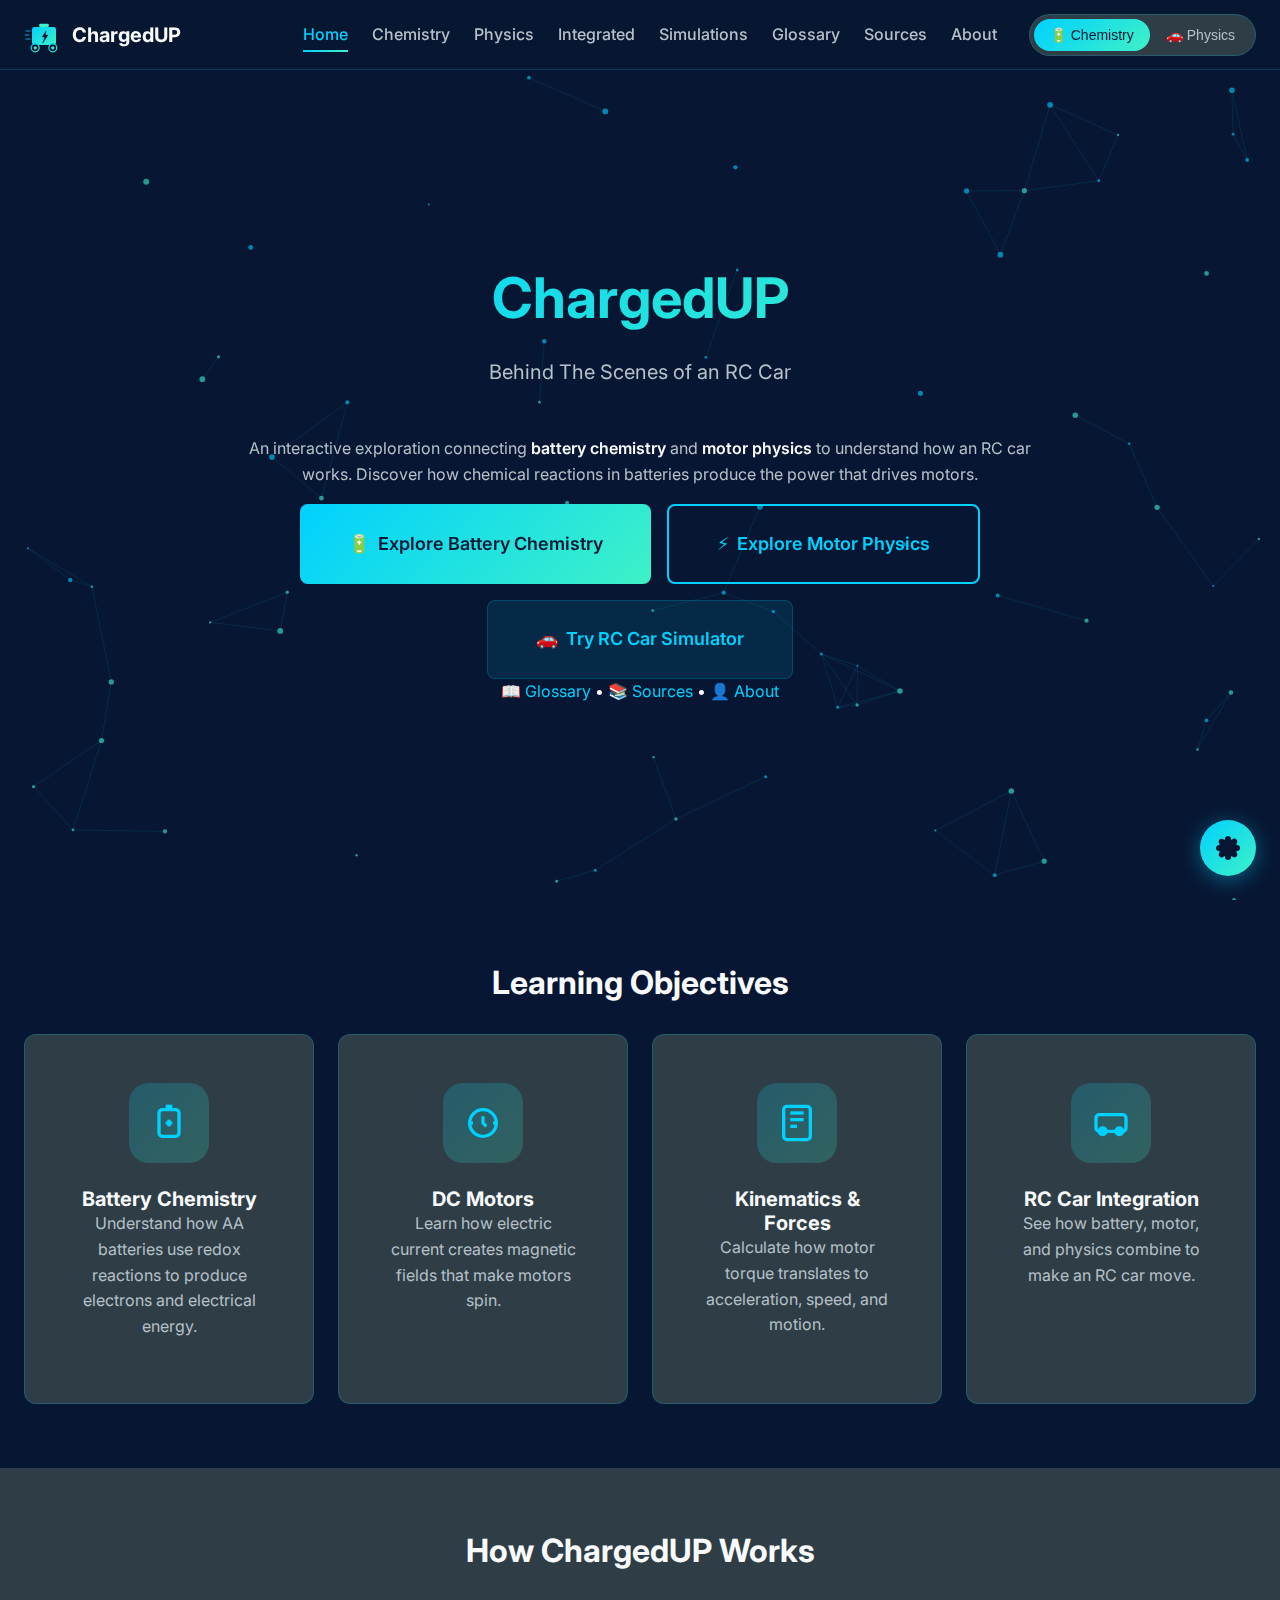
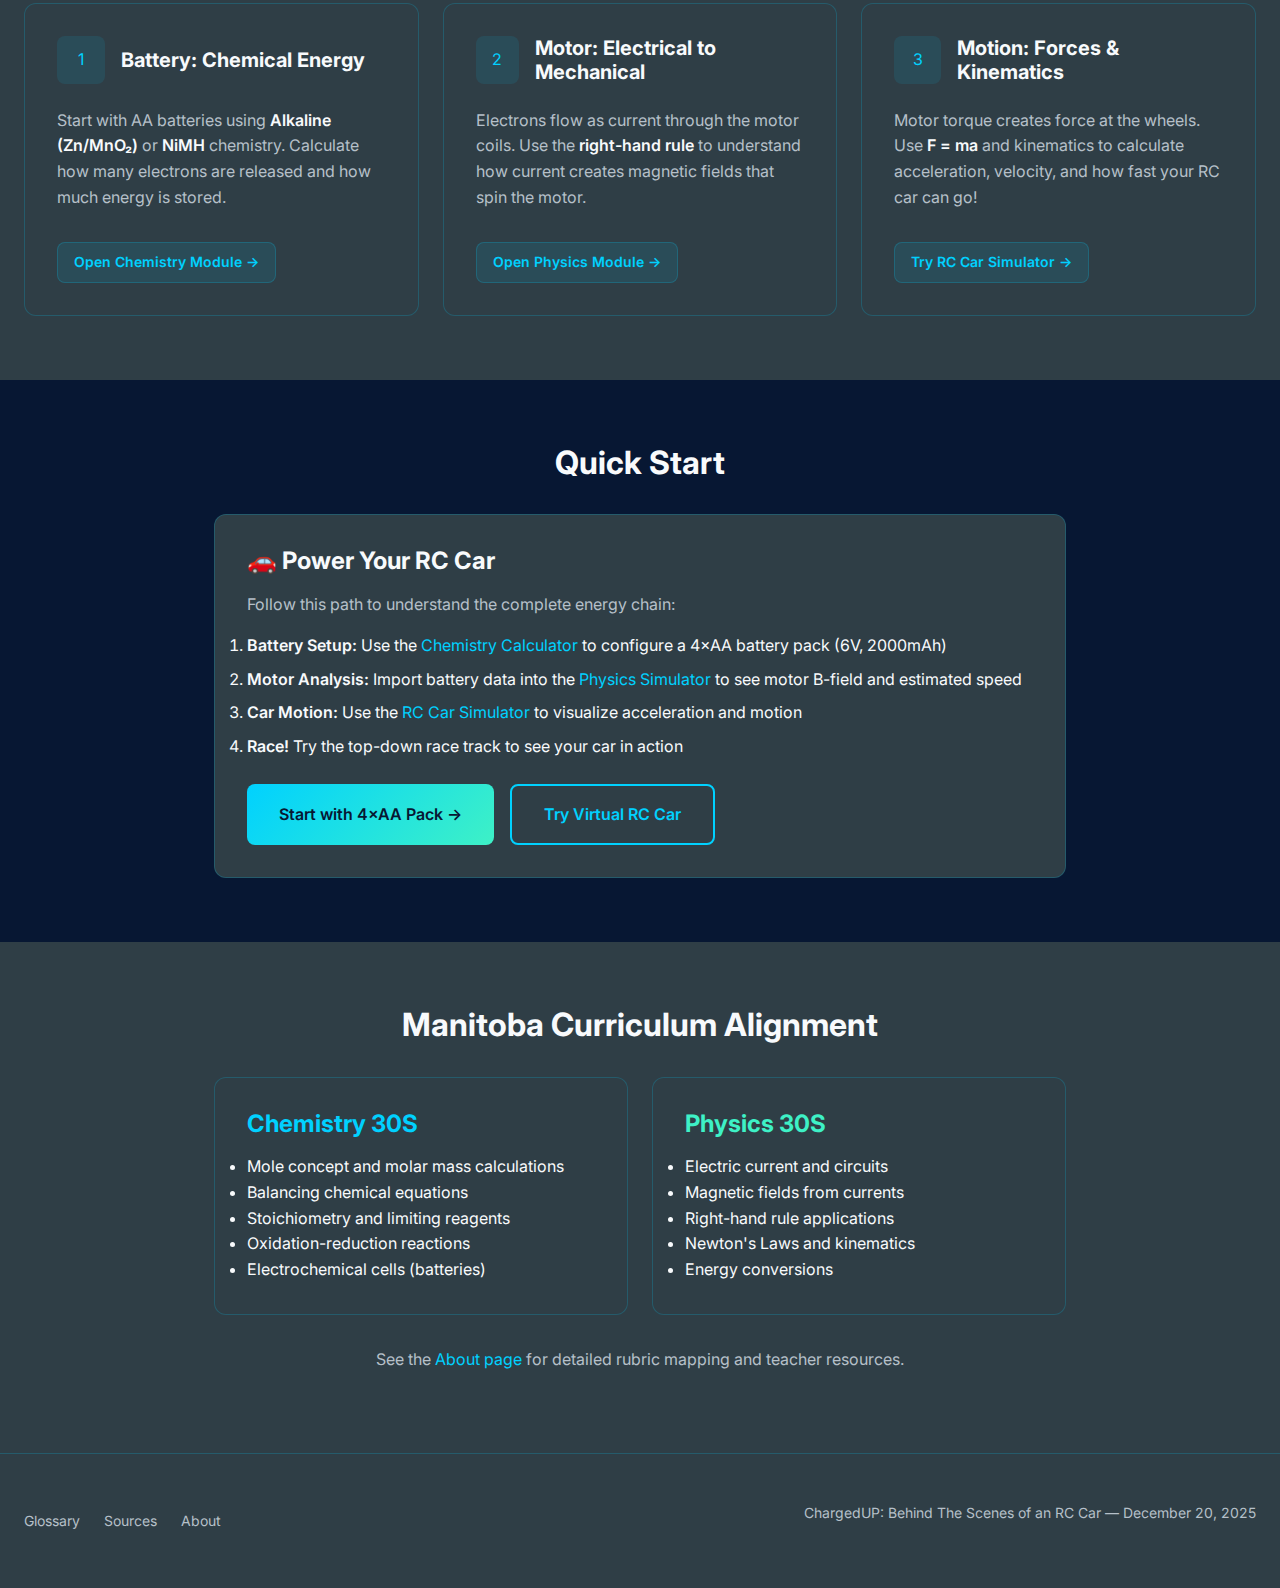
<file: index.html>
<!DOCTYPE html>
<html lang="en" data-theme="dark">

<head>
  <meta charset="UTF-8">
  <meta name="viewport" content="width=device-width, initial-scale=1.0">
  <meta name="description"
    content="ChargedUP: An interactive educational platform exploring how batteries power RC cars through chemistry and physics.">
  <meta name="keywords"
    content="chemistry, physics, batteries, RC car, motors, education, Grade 11, Manitoba curriculum">
  <title>ChargedUP: Behind The Scenes of an RC Car</title>

  <!-- Favicon -->
  <link rel="icon" type="image/svg+xml" href="assets/favicon.svg">

  <!-- Fonts -->
  <link rel="preconnect" href="https://fonts.googleapis.com">
  <link rel="preconnect" href="https://fonts.gstatic.com" crossorigin>
  <link href="https://fonts.googleapis.com/css2?family=Inter:wght@400;500;600;700&display=swap" rel="stylesheet">

  <!-- Styles -->
  <link rel="stylesheet" href="styles/style.css">
</head>

<body>
  <!-- Skip Link for Accessibility -->
  <a href="#main-content" class="skip-link">Skip to main content</a>

  <!-- Header -->
  <header class="header" role="banner">
    <div class="header__inner">
      <a href="index.html" class="header__logo" aria-label="ChargedUP Home">
        <img src="assets/logo.svg" alt="" width="40" height="40">
        <span>ChargedUP</span>
      </a>

      <nav class="nav" role="navigation" aria-label="Main navigation">
        <button class="nav-toggle" aria-label="Toggle navigation" aria-expanded="false">
          <span class="nav-toggle__bar"></span>
          <span class="nav-toggle__bar"></span>
          <span class="nav-toggle__bar"></span>
        </button>

        <ul class="nav__list">
          <li><a href="index.html" class="nav__link nav__link--active">Home</a></li>
          <li><a href="chemistry.html" class="nav__link">Chemistry</a></li>
          <li><a href="physics.html" class="nav__link">Physics</a></li>
          <li><a href="integrated.html" class="nav__link">Integrated</a></li>
          <li><a href="simulations.html" class="nav__link">Simulations</a></li>
          <li><a href="glossary.html" class="nav__link">Glossary</a></li>
          <li><a href="sources.html" class="nav__link">Sources</a></li>
          <li><a href="about.html" class="nav__link">About</a></li>
        </ul>

        <div class="mode-toggle" role="group" aria-label="Subject mode toggle">
          <button class="mode-toggle__btn mode-toggle__btn--active" data-mode="chemistry" aria-pressed="true">
            <span>🔋</span> Chemistry
          </button>
          <button class="mode-toggle__btn" data-mode="physics" aria-pressed="false">
            <span>🚗</span> Physics
          </button>
        </div>
      </nav>
    </div>
  </header>

  <!-- Main Content -->
  <main id="main-content" class="page-wrapper">
    <!-- Hero Section -->
    <section class="hero" aria-labelledby="hero-title">
      <div class="hero__background">
        <canvas id="hero-canvas" class="hero-canvas" aria-hidden="true"></canvas>
      </div>

      <div class="hero__content animate-fade-in">
        <h1 id="hero-title" class="hero__title">ChargedUP</h1>
        <p class="hero__subtitle">Behind The Scenes of an RC Car</p>

        <p class="hero__description">
          An interactive exploration connecting <strong>battery chemistry</strong> and
          <strong>motor physics</strong> to understand how an RC car works.
          Discover how chemical reactions in batteries produce the power that drives motors.
        </p>

        <div class="hero__cta">
          <a href="chemistry.html" class="btn btn--primary btn--lg">
            <span>🔋</span> Explore Battery Chemistry
          </a>
          <a href="physics.html" class="btn btn--secondary btn--lg">
            <span>⚡</span> Explore Motor Physics
          </a>
          <a href="simulations.html" class="btn btn--ghost btn--lg">
            <span>🚗</span> Try RC Car Simulator
          </a>
        </div>

        <div class="hero__links">
          <a href="glossary.html">📖 Glossary</a>
          <span>•</span>
          <a href="sources.html">📚 Sources</a>
          <span>•</span>
          <a href="about.html">👤 About</a>
        </div>
      </div>
    </section>

    <!-- Learning Objectives Section -->
    <section class="section" aria-labelledby="objectives-title">
      <div class="container">
        <h2 id="objectives-title" class="text-center mb-xl">Learning Objectives</h2>

        <div class="grid grid--4">
          <article class="card feature-card animate-fade-in stagger-1">
            <div class="feature-card__icon">
              <svg width="40" height="40" viewBox="0 0 24 24" fill="none" stroke="currentColor" stroke-width="2">
                <rect x="6" y="4" width="12" height="16" rx="2" />
                <line x1="10" y1="2" x2="14" y2="2" />
                <line x1="12" y1="10" x2="12" y2="14" />
                <line x1="10" y1="12" x2="14" y2="12" />
              </svg>
            </div>
            <h3 class="card__title text-center">Battery Chemistry</h3>
            <p class="text-center">
              Understand how AA batteries use redox reactions to produce electrons and electrical energy.
            </p>
          </article>

          <article class="card feature-card animate-fade-in stagger-2">
            <div class="feature-card__icon">
              <svg width="40" height="40" viewBox="0 0 24 24" fill="none" stroke="currentColor" stroke-width="2">
                <circle cx="12" cy="12" r="8" />
                <path d="M12 8v4l2 2" />
                <path d="M4 12h2" />
                <path d="M18 12h2" />
              </svg>
            </div>
            <h3 class="card__title text-center">DC Motors</h3>
            <p class="text-center">
              Learn how electric current creates magnetic fields that make motors spin.
            </p>
          </article>

          <article class="card feature-card animate-fade-in stagger-3">
            <div class="feature-card__icon">
              <svg width="40" height="40" viewBox="0 0 24 24" fill="none" stroke="currentColor" stroke-width="2">
                <rect x="4" y="2" width="16" height="20" rx="2" />
                <line x1="8" y1="6" x2="16" y2="6" />
                <line x1="8" y1="10" x2="16" y2="10" />
                <line x1="8" y1="14" x2="12" y2="14" />
              </svg>
            </div>
            <h3 class="card__title text-center">Kinematics & Forces</h3>
            <p class="text-center">
              Calculate how motor torque translates to acceleration, speed, and motion.
            </p>
          </article>

          <article class="card feature-card animate-fade-in stagger-4">
            <div class="feature-card__icon">
              <svg width="40" height="40" viewBox="0 0 24 24" fill="none" stroke="currentColor" stroke-width="2">
                <path d="M5 17h14M5 17a2 2 0 01-2-2V9a2 2 0 012-2h14a2 2 0 012 2v6a2 2 0 01-2 2" />
                <circle cx="7" cy="17" r="2" />
                <circle cx="17" cy="17" r="2" />
              </svg>
            </div>
            <h3 class="card__title text-center">RC Car Integration</h3>
            <p class="text-center">
              See how battery, motor, and physics combine to make an RC car move.
            </p>
          </article>
        </div>
      </div>
    </section>

    <!-- How It Works Section -->
    <section class="section section--alt" aria-labelledby="howitworks-title">
      <div class="container">
        <h2 id="howitworks-title" class="text-center mb-xl">How ChargedUP Works</h2>

        <div class="grid grid--3">
          <article class="card">
            <div class="card__header">
              <span class="card__icon text-cyan">1</span>
              <h3 class="card__title">Battery: Chemical Energy</h3>
            </div>
            <div class="card__content">
              <p>
                Start with AA batteries using <strong>Alkaline (Zn/MnO₂)</strong> or
                <strong>NiMH</strong> chemistry. Calculate how many electrons are released
                and how much energy is stored.
              </p>
              <a href="chemistry.html" class="btn btn--ghost btn--sm mt-md">
                Open Chemistry Module →
              </a>
            </div>
          </article>

          <article class="card">
            <div class="card__header">
              <span class="card__icon text-cyan">2</span>
              <h3 class="card__title">Motor: Electrical to Mechanical</h3>
            </div>
            <div class="card__content">
              <p>
                Electrons flow as current through the motor coils. Use the
                <strong>right-hand rule</strong> to understand how current creates magnetic
                fields that spin the motor.
              </p>
              <a href="physics.html" class="btn btn--ghost btn--sm mt-md">
                Open Physics Module →
              </a>
            </div>
          </article>

          <article class="card">
            <div class="card__header">
              <span class="card__icon text-cyan">3</span>
              <h3 class="card__title">Motion: Forces & Kinematics</h3>
            </div>
            <div class="card__content">
              <p>
                Motor torque creates force at the wheels. Use <strong>F = ma</strong>
                and kinematics to calculate acceleration, velocity, and how fast
                your RC car can go!
              </p>
              <a href="simulations.html" class="btn btn--ghost btn--sm mt-md">
                Try RC Car Simulator →
              </a>
            </div>
          </article>
        </div>
      </div>
    </section>

    <!-- Quick Start Section -->
    <section class="section" aria-labelledby="quickstart-title">
      <div class="container content-container">
        <h2 id="quickstart-title" class="text-center mb-xl">Quick Start</h2>

        <div class="card">
          <div class="card__content">
            <h3>🚗 Power Your RC Car</h3>
            <p>
              Follow this path to understand the complete energy chain:
            </p>

            <ol class="mb-lg">
              <li class="mb-sm">
                <strong>Battery Setup:</strong> Use the <a href="chemistry.html">Chemistry Calculator</a>
                to configure a 4×AA battery pack (6V, 2000mAh)
              </li>
              <li class="mb-sm">
                <strong>Motor Analysis:</strong> Import battery data into the
                <a href="physics.html">Physics Simulator</a> to see motor B-field and estimated speed
              </li>
              <li class="mb-sm">
                <strong>Car Motion:</strong> Use the <a href="simulations.html">RC Car Simulator</a>
                to visualize acceleration and motion
              </li>
              <li class="mb-sm">
                <strong>Race!</strong> Try the top-down race track to see your car in action
              </li>
            </ol>

            <div class="flex gap-md">
              <a href="chemistry.html?preset=4aa-alkaline" class="btn btn--primary">
                Start with 4×AA Pack →
              </a>
              <a href="simulations.html" class="btn btn--secondary">
                Try Virtual RC Car
              </a>
            </div>
          </div>
        </div>
      </div>
    </section>

    <!-- Curriculum Alignment Section -->
    <section class="section section--alt" aria-labelledby="curriculum-title">
      <div class="container content-container">
        <h2 id="curriculum-title" class="text-center mb-xl">Manitoba Curriculum Alignment</h2>

        <div class="grid grid--2">
          <div class="card">
            <h3 class="text-cyan mb-md">Chemistry 30S</h3>
            <ul>
              <li>Mole concept and molar mass calculations</li>
              <li>Balancing chemical equations</li>
              <li>Stoichiometry and limiting reagents</li>
              <li>Oxidation-reduction reactions</li>
              <li>Electrochemical cells (batteries)</li>
            </ul>
          </div>

          <div class="card">
            <h3 class="text-teal mb-md">Physics 30S</h3>
            <ul>
              <li>Electric current and circuits</li>
              <li>Magnetic fields from currents</li>
              <li>Right-hand rule applications</li>
              <li>Newton's Laws and kinematics</li>
              <li>Energy conversions</li>
            </ul>
          </div>
        </div>

        <p class="text-center mt-xl text-muted">
          See the <a href="about.html">About page</a> for detailed rubric mapping and
          teacher resources.
        </p>
      </div>
    </section>
  </main>

  <!-- Footer -->
  <footer class="footer" role="contentinfo">
    <div class="container">
      <div class="footer__inner">
        <div class="footer__links">
          <a href="glossary.html" class="footer__link">Glossary</a>
          <a href="sources.html" class="footer__link">Sources</a>
          <a href="about.html" class="footer__link">About</a>
        </div>
        <p class="footer__copy">
          ChargedUP: Behind The Scenes of an RC Car — December 20, 2025
        </p>
      </div>
    </div>
  </footer>

  <!-- Scripts -->
  <script src="scripts/main.js"></script>
</body>

</html>
</file>
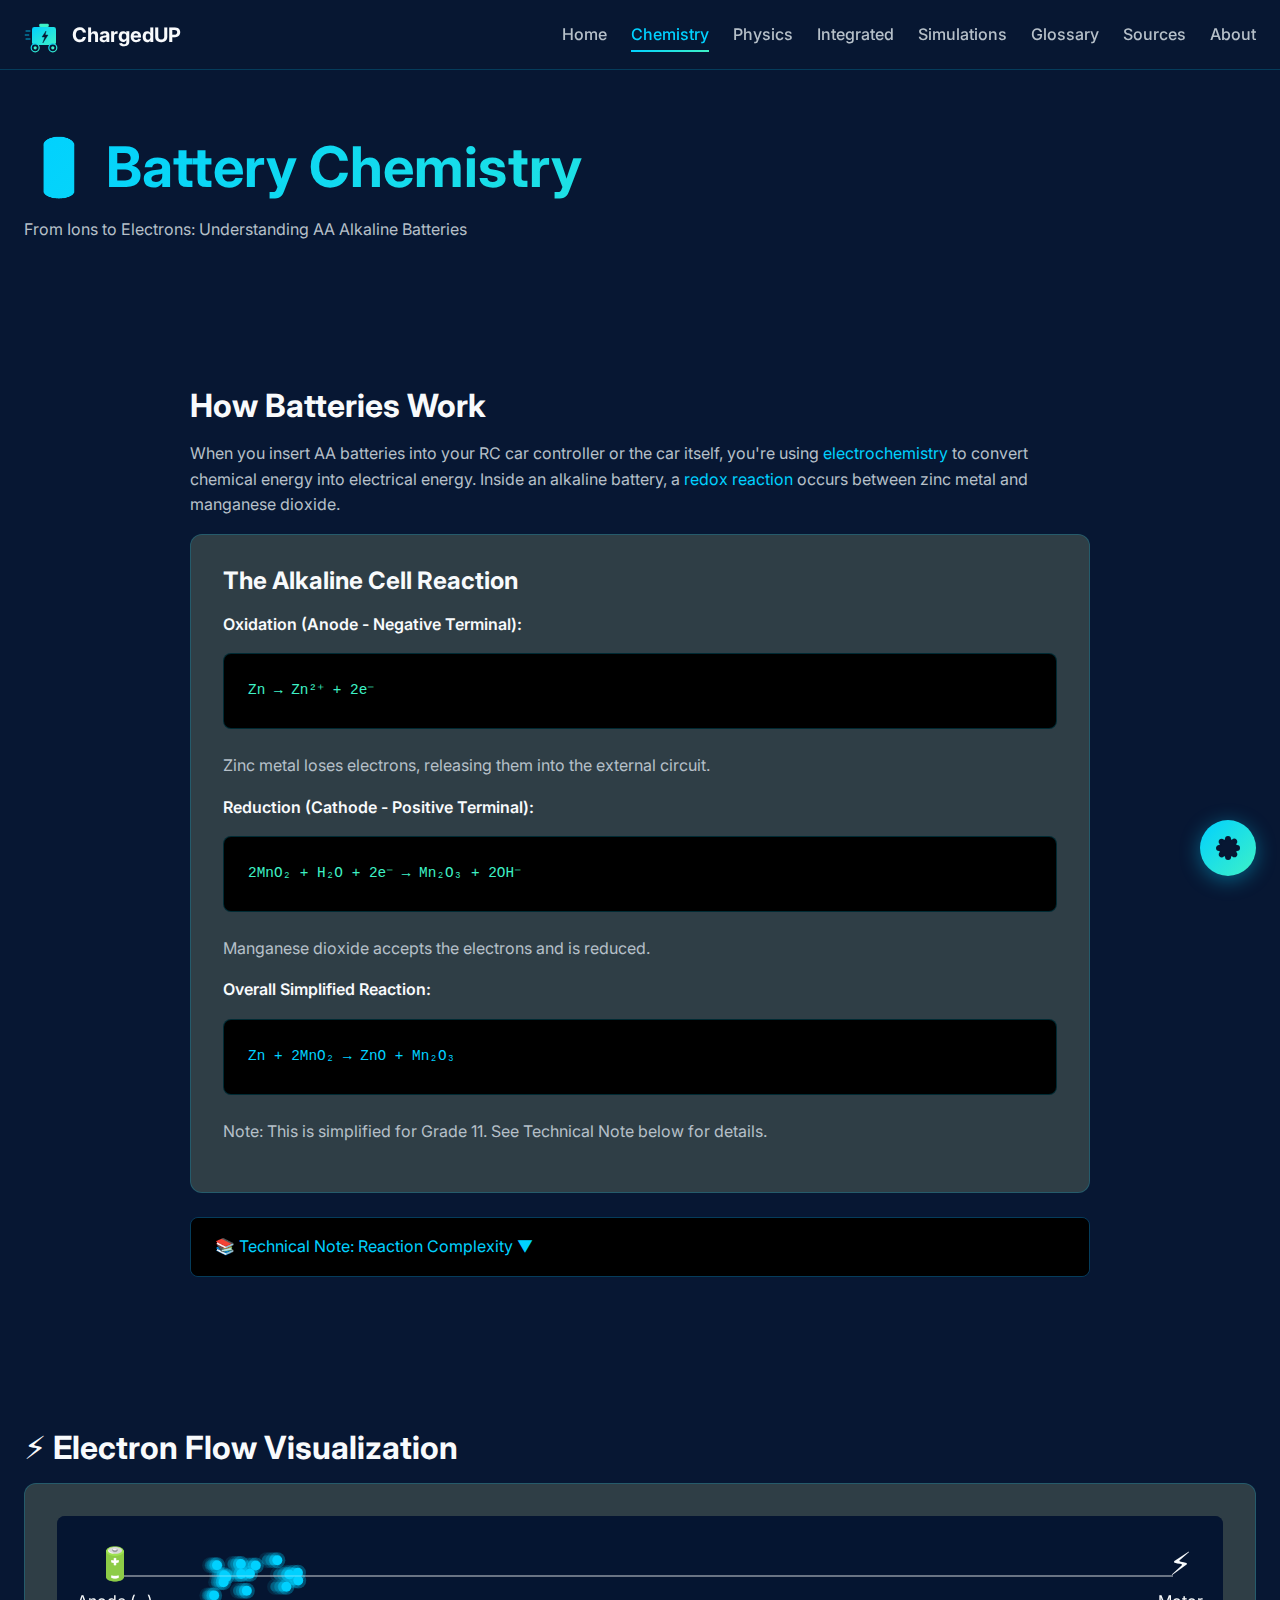
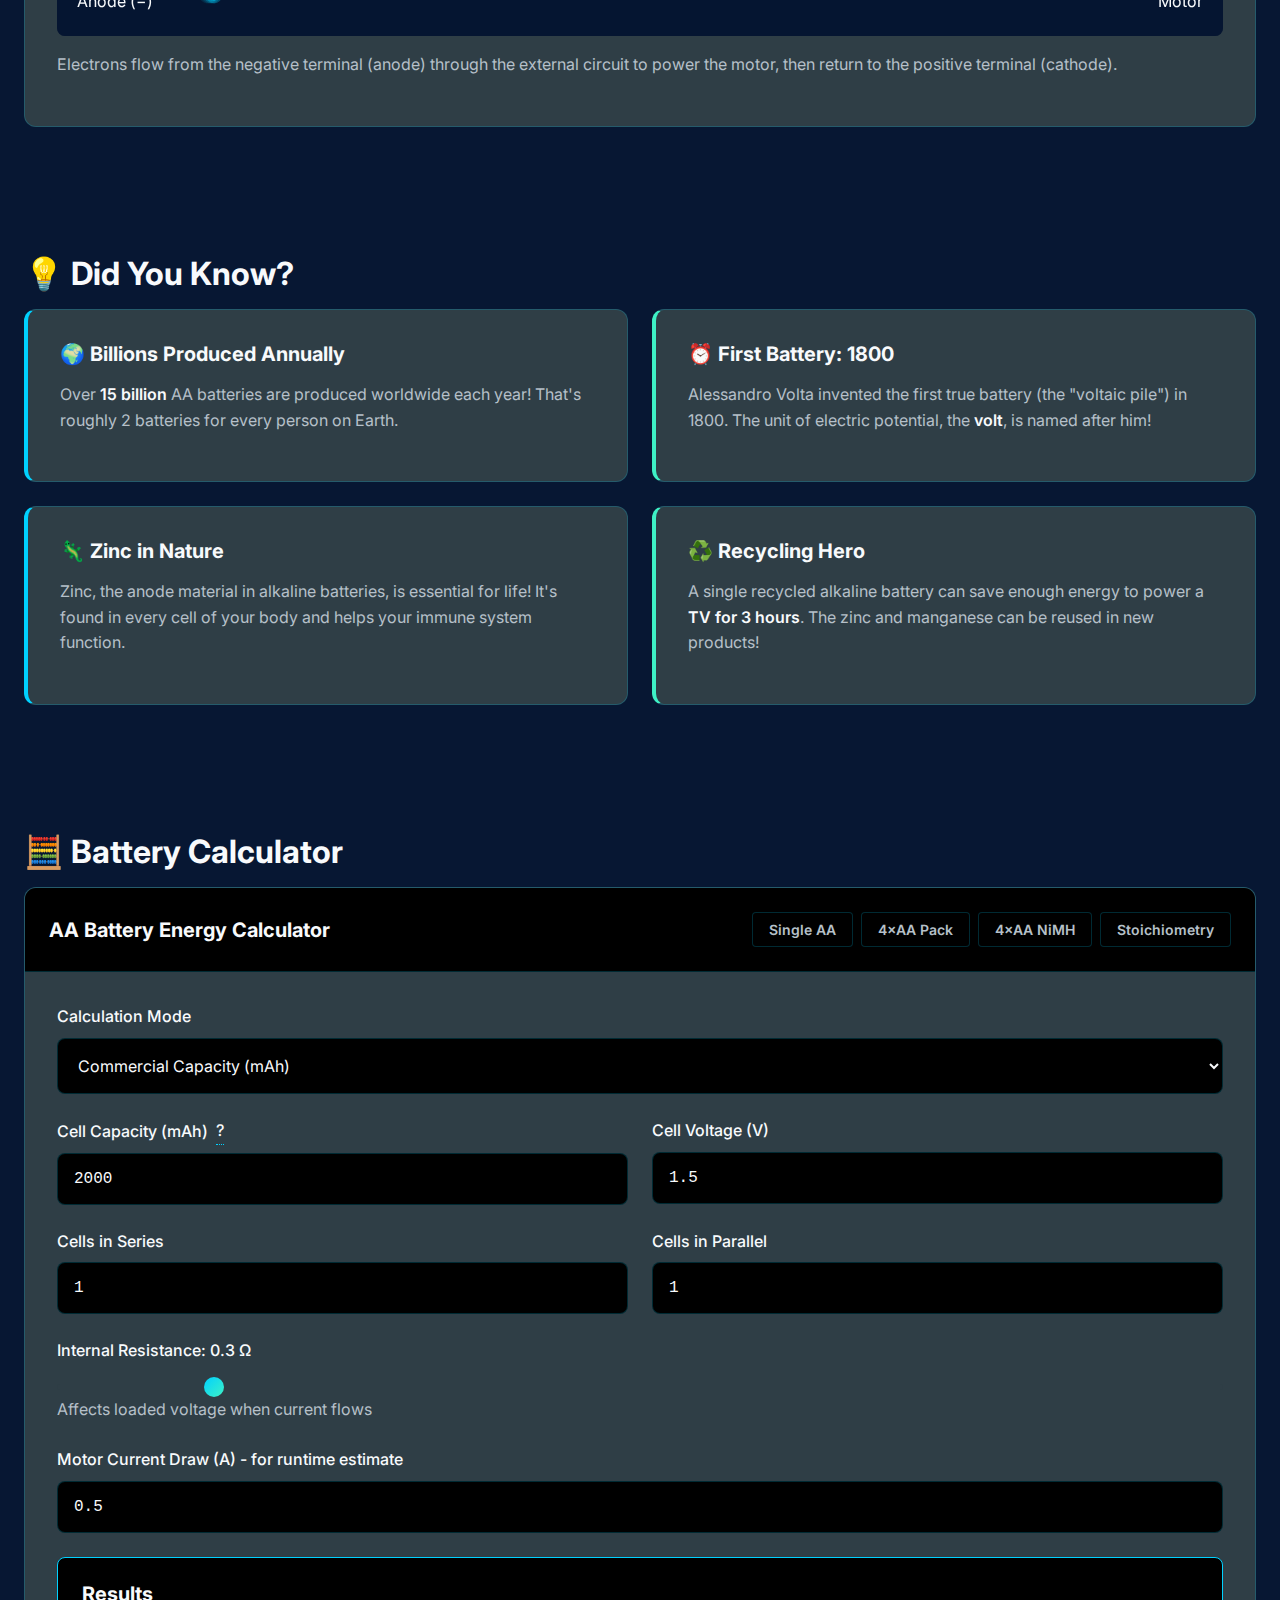
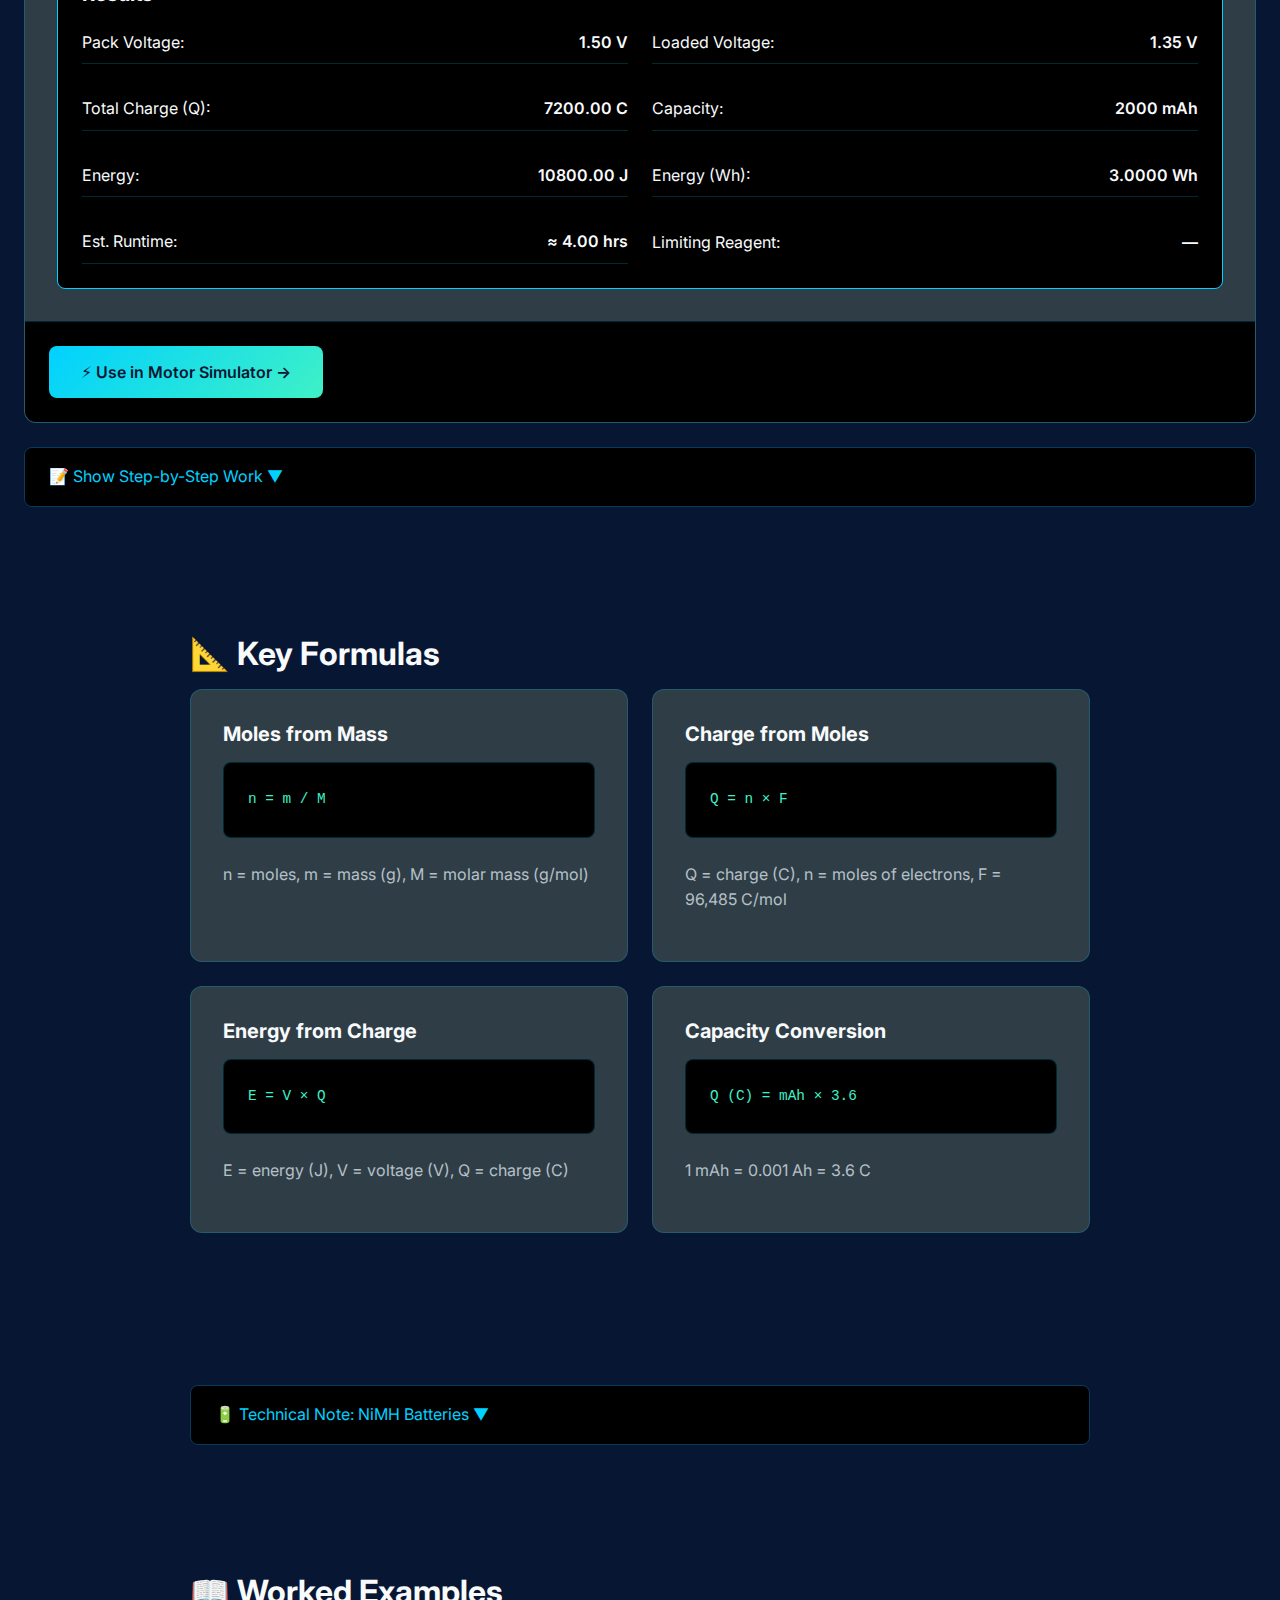
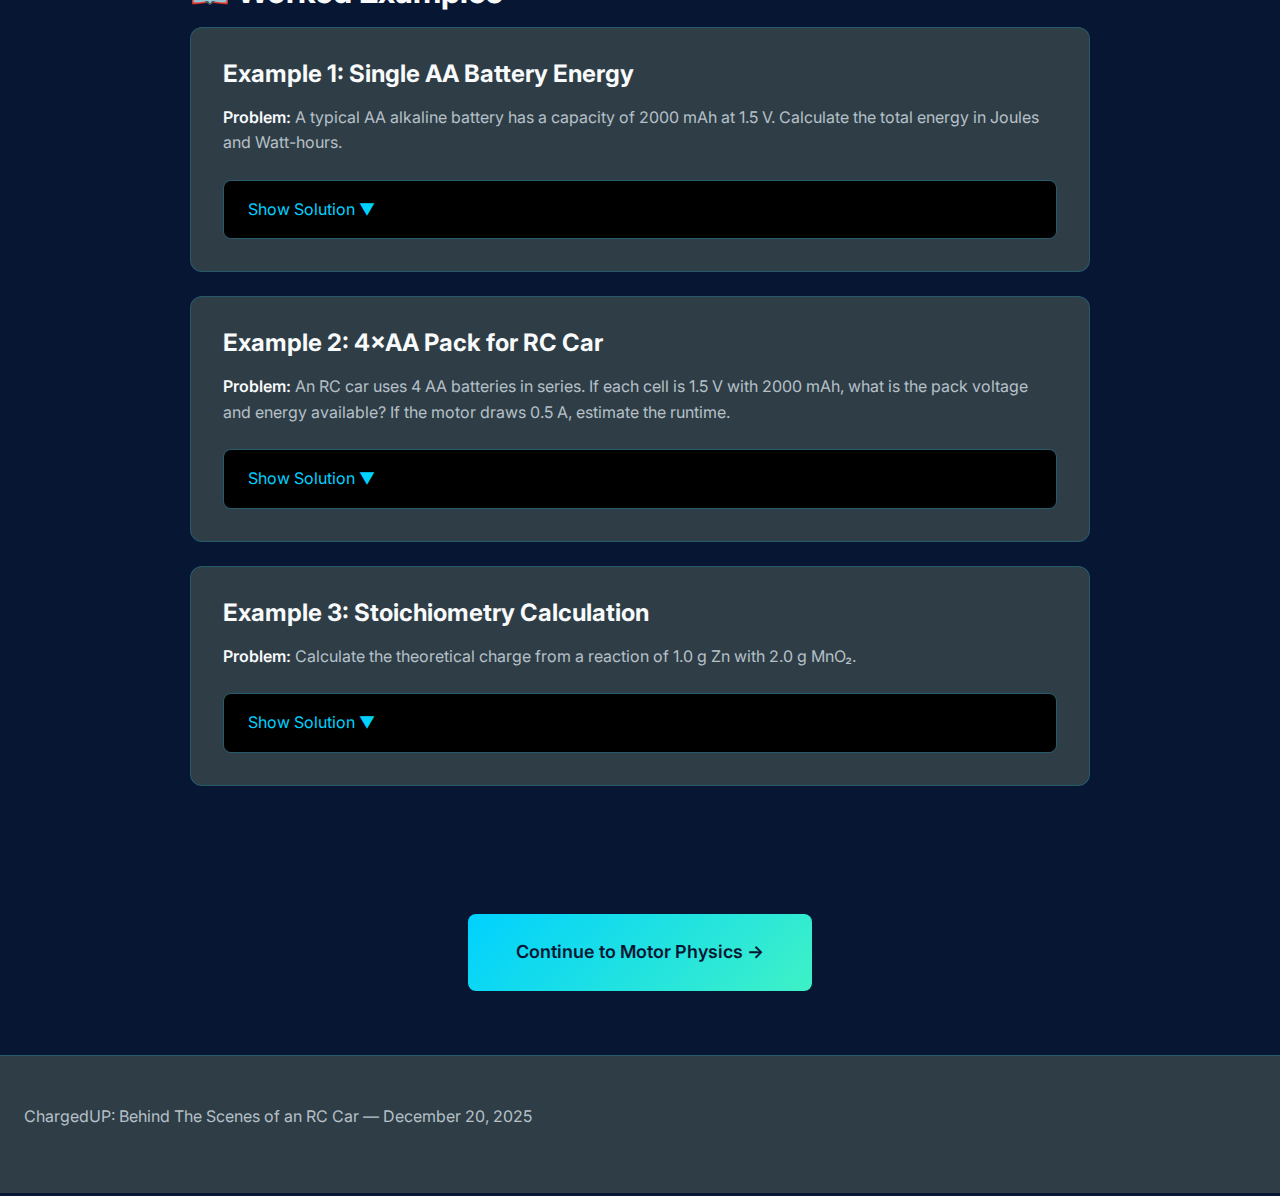
<file: chemistry.html>
<!DOCTYPE html>
<html lang="en">

<head>
    <meta charset="UTF-8">
    <meta name="viewport" content="width=device-width, initial-scale=1.0">
    <title>Battery Chemistry | ChargedUP</title>
    <meta name="description"
        content="Learn how AA alkaline batteries work through electrochemistry. Calculate charge, energy, and capacity using stoichiometry or commercial specs.">

    <link rel="icon" href="assets/favicon.svg" type="image/svg+xml">
    <link rel="preconnect" href="https://fonts.googleapis.com">
    <link rel="preconnect" href="https://fonts.gstatic.com" crossorigin>
    <link href="https://fonts.googleapis.com/css2?family=Inter:wght@400;500;600;700&display=swap" rel="stylesheet">
    <link rel="stylesheet" href="styles/style.css">
</head>

<body>
    <a href="#main-content" class="skip-link">Skip to main content</a>

    <header class="header">
        <div class="header__inner">
            <a href="index.html" class="header__logo">
                <img src="assets/logo.svg" alt="" width="40" height="40">
                <span>ChargedUP</span>
            </a>

            <nav class="nav">
                <button class="nav-toggle" aria-label="Toggle menu" aria-expanded="false">
                    <span class="nav-toggle__bar"></span>
                    <span class="nav-toggle__bar"></span>
                    <span class="nav-toggle__bar"></span>
                </button>

                <ul class="nav__list">
                    <li><a href="index.html" class="nav__link">Home</a></li>
                    <li><a href="chemistry.html" class="nav__link nav__link--active">Chemistry</a></li>
                    <li><a href="physics.html" class="nav__link">Physics</a></li>
                    <li><a href="integrated.html" class="nav__link">Integrated</a></li>
                    <li><a href="simulations.html" class="nav__link">Simulations</a></li>
                    <li><a href="glossary.html" class="nav__link">Glossary</a></li>
                    <li><a href="sources.html" class="nav__link">Sources</a></li>
                    <li><a href="about.html" class="nav__link">About</a></li>
                </ul>
            </nav>
        </div>
    </header>

    <main id="main-content" class="page-wrapper">
        <div class="container">
            <!-- Page Header -->
            <section class="section">
                <h1>🔋 Battery Chemistry</h1>
                <p class="text-lg">From Ions to Electrons: Understanding AA Alkaline Batteries</p>
            </section>

            <!-- Introduction -->
            <section class="section content-container">
                <h2>How Batteries Work</h2>
                <p>
                    When you insert AA batteries into your RC car controller or the car itself, you're using
                    <a href="glossary.html#electrochemistry">electrochemistry</a> to convert chemical energy into
                    electrical energy. Inside an alkaline battery, a <a href="glossary.html#redox">redox reaction</a>
                    occurs between zinc metal and manganese dioxide.
                </p>

                <div class="card mb-lg">
                    <h3>The Alkaline Cell Reaction</h3>
                    <p><strong>Oxidation (Anode - Negative Terminal):</strong></p>
                    <pre><code>Zn → Zn²⁺ + 2e⁻</code></pre>
                    <p>Zinc metal loses electrons, releasing them into the external circuit.</p>

                    <p><strong>Reduction (Cathode - Positive Terminal):</strong></p>
                    <pre><code>2MnO₂ + H₂O + 2e⁻ → Mn₂O₃ + 2OH⁻</code></pre>
                    <p>Manganese dioxide accepts the electrons and is reduced.</p>

                    <p><strong>Overall Simplified Reaction:</strong></p>
                    <pre><code class="text-cyan">Zn + 2MnO₂ → ZnO + Mn₂O₃</code></pre>
                    <p class="text-muted text-sm">Note: This is simplified for Grade 11. See Technical Note below for
                        details.</p>
                </div>

                <!-- Technical Note -->
                <details class="show-work mb-lg">
                    <summary class="show-work__header">
                        <span class="show-work__toggle">📚 Technical Note: Reaction Complexity ▼</span>
                    </summary>
                    <div class="show-work__content">
                        <p>
                            The actual alkaline cell chemistry is more complex. The cathode reaction can proceed
                            through multiple steps, and the products depend on discharge rate and depth. The
                            simplified equation above represents the net effect suitable for Grade 11 stoichiometry
                            (Linden & Reddy, 2010).
                        </p>
                        <p>
                            In reality, the electrolyte is concentrated potassium hydroxide (KOH), and intermediate
                            compounds form during discharge. For our calculations, the simplified reaction with
                            2 electrons per zinc atom is a reasonable approximation.
                        </p>
                    </div>
                </details>
            </section>

            <!-- Battery Animation -->
            <section class="section">
                <h2>⚡ Electron Flow Visualization</h2>
                <div class="card">
                    <div
                        style="position: relative; height: 120px; background: #071733; border-radius: 8px; overflow: hidden;">
                        <canvas id="electron-flow-canvas" style="width: 100%; height: 100%;"></canvas>
                        <div
                            style="position: absolute; left: 20px; top: 50%; transform: translateY(-50%); text-align: center;">
                            <span style="font-size: 2rem;">🔋</span>
                            <div class="text-sm">Anode (−)</div>
                        </div>
                        <div
                            style="position: absolute; right: 20px; top: 50%; transform: translateY(-50%); text-align: center;">
                            <span style="font-size: 2rem;">⚡</span>
                            <div class="text-sm">Motor</div>
                        </div>
                    </div>
                    <p class="text-muted text-sm mt-md">Electrons flow from the negative terminal (anode) through the
                        external circuit to power the motor, then return to the positive terminal (cathode).</p>
                </div>
            </section>

            <!-- Fun Facts -->
            <section class="section">
                <h2>💡 Did You Know?</h2>
                <div class="grid grid--2">
                    <div class="card" style="border-left: 4px solid var(--color-accent-cyan);">
                        <h4>🌍 Billions Produced Annually</h4>
                        <p>Over <strong>15 billion</strong> AA batteries are produced worldwide each year! That's
                            roughly 2 batteries for every person on Earth.</p>
                    </div>
                    <div class="card" style="border-left: 4px solid var(--color-accent-teal);">
                        <h4>⏰ First Battery: 1800</h4>
                        <p>Alessandro Volta invented the first true battery (the "voltaic pile") in 1800. The unit of
                            electric potential, the <strong>volt</strong>, is named after him!</p>
                    </div>
                    <div class="card" style="border-left: 4px solid var(--color-accent-cyan);">
                        <h4>🦎 Zinc in Nature</h4>
                        <p>Zinc, the anode material in alkaline batteries, is essential for life! It's found in every
                            cell of your body and helps your immune system function.</p>
                    </div>
                    <div class="card" style="border-left: 4px solid var(--color-accent-teal);">
                        <h4>♻️ Recycling Hero</h4>
                        <p>A single recycled alkaline battery can save enough energy to power a <strong>TV for 3
                                hours</strong>. The zinc and manganese can be reused in new products!</p>
                    </div>
                </div>
            </section>

            <!-- Calculator Section -->
            <section class="section" id="battery-calculator">
                <h2>🧮 Battery Calculator</h2>

                <div class="calculator-panel">
                    <div class="calculator-panel__header">
                        <h3 class="calculator-panel__title">AA Battery Energy Calculator</h3>
                        <div class="flex gap-sm flex--wrap">
                            <button class="btn btn--sm btn--ghost preset-btn"
                                data-battery-preset="single-aa-alkaline">Single AA</button>
                            <button class="btn btn--sm btn--ghost preset-btn" data-battery-preset="4aa-alkaline">4×AA
                                Pack</button>
                            <button class="btn btn--sm btn--ghost preset-btn" data-battery-preset="4aa-nimh">4×AA
                                NiMH</button>
                            <button class="btn btn--sm btn--ghost preset-btn"
                                data-battery-preset="stoichiometry-example">Stoichiometry</button>
                        </div>
                    </div>

                    <div class="calculator-panel__body">
                        <!-- Mode Selection -->
                        <div class="form-group">
                            <label class="form-label">Calculation Mode</label>
                            <select id="input-mode" class="form-select">
                                <option value="commercial">Commercial Capacity (mAh)</option>
                                <option value="stoichiometry">Stoichiometry (mass input)</option>
                            </select>
                        </div>

                        <!-- Commercial Capacity Inputs -->
                        <div id="commercial-inputs">
                            <div class="input-grid">
                                <div class="form-group">
                                    <label class="form-label form-label--with-tooltip">
                                        Cell Capacity (mAh)
                                        <span class="tooltip-trigger"
                                            data-tooltip="Typical AA alkaline: 2000-2800 mAh">?</span>
                                    </label>
                                    <input type="number" id="input-capacity" class="form-input form-input--number"
                                        value="2000" min="0" step="100">
                                </div>

                                <div class="form-group">
                                    <label class="form-label">Cell Voltage (V)</label>
                                    <input type="number" id="input-voltage" class="form-input form-input--number"
                                        value="1.5" min="0" step="0.1">
                                </div>
                            </div>

                            <div class="input-grid">
                                <div class="form-group">
                                    <label class="form-label">Cells in Series</label>
                                    <input type="number" id="input-series" class="form-input form-input--number"
                                        value="1" min="1" max="12">
                                </div>

                                <div class="form-group">
                                    <label class="form-label">Cells in Parallel</label>
                                    <input type="number" id="input-parallel" class="form-input form-input--number"
                                        value="1" min="1" max="12">
                                </div>
                            </div>
                        </div>

                        <!-- Stoichiometry Inputs -->
                        <div id="stoich-inputs" style="display: none;">
                            <div class="input-grid">
                                <div class="form-group">
                                    <label class="form-label">Mass of Zinc (g)</label>
                                    <input type="number" id="input-zn-mass" class="form-input form-input--number"
                                        value="1.0" min="0" step="0.1">
                                    <span class="text-muted text-sm">M = 65.38 g/mol</span>
                                </div>

                                <div class="form-group">
                                    <label class="form-label">Mass of MnO₂ (g)</label>
                                    <input type="number" id="input-mno2-mass" class="form-input form-input--number"
                                        value="2.0" min="0" step="0.1">
                                    <span class="text-muted text-sm">M = 86.936 g/mol</span>
                                </div>
                            </div>
                        </div>

                        <!-- Internal Resistance -->
                        <div class="form-group">
                            <label class="form-label">
                                Internal Resistance: <span id="display-internal-r">0.3 Ω</span>
                            </label>
                            <input type="range" id="input-internal-r" class="range-slider" min="0.05" max="2"
                                step="0.05" value="0.3">
                            <span class="text-muted text-sm">Affects loaded voltage when current flows</span>
                        </div>

                        <!-- Motor Current -->
                        <div class="form-group">
                            <label class="form-label">Motor Current Draw (A) - for runtime estimate</label>
                            <input type="number" id="input-motor-current" class="form-input form-input--number"
                                value="0.5" min="0" step="0.1">
                        </div>

                        <!-- Results -->
                        <div class="results-panel">
                            <h4 class="mb-md">Results</h4>
                            <div class="grid grid--2">
                                <div class="result-item">
                                    <span>Pack Voltage:</span>
                                    <strong id="result-pack-voltage">1.50 V</strong>
                                </div>
                                <div class="result-item">
                                    <span>Loaded Voltage:</span>
                                    <strong id="result-loaded-voltage">— V</strong>
                                </div>
                                <div class="result-item">
                                    <span>Total Charge (Q):</span>
                                    <strong id="result-charge">7200.00 C</strong>
                                </div>
                                <div class="result-item">
                                    <span>Capacity:</span>
                                    <strong id="result-capacity">2000 mAh</strong>
                                </div>
                                <div class="result-item">
                                    <span>Energy:</span>
                                    <strong id="result-energy">10800.00 J</strong>
                                </div>
                                <div class="result-item">
                                    <span>Energy (Wh):</span>
                                    <strong id="result-energy-wh">3.00 Wh</strong>
                                </div>
                                <div class="result-item">
                                    <span>Est. Runtime:</span>
                                    <strong id="result-runtime">— min</strong>
                                </div>
                                <div class="result-item">
                                    <span>Limiting Reagent:</span>
                                    <strong id="result-limiting">—</strong>
                                </div>
                            </div>
                        </div>
                    </div>

                    <div class="calculator-panel__footer">
                        <button id="btn-use-in-physics" class="btn btn--primary">
                            ⚡ Use in Motor Simulator →
                        </button>
                    </div>
                </div>

                <!-- Show Work Section -->
                <details class="show-work mt-lg">
                    <summary class="show-work__header">
                        <span class="show-work__toggle">📝 Show Step-by-Step Work ▼</span>
                    </summary>
                    <div class="show-work__content" id="chemistry-work-steps">
                        <p class="text-muted">Select "Stoichiometry" mode and adjust inputs to see step-by-step
                            calculations.</p>
                    </div>
                </details>
            </section>

            <!-- Key Formulas -->
            <section class="section content-container">
                <h2>📐 Key Formulas</h2>

                <div class="grid grid--2">
                    <div class="card">
                        <h4>Moles from Mass</h4>
                        <pre><code>n = m / M</code></pre>
                        <p class="text-sm text-muted">n = moles, m = mass (g), M = molar mass (g/mol)</p>
                    </div>

                    <div class="card">
                        <h4>Charge from Moles</h4>
                        <pre><code>Q = n × F</code></pre>
                        <p class="text-sm text-muted">Q = charge (C), n = moles of electrons, F = 96,485 C/mol</p>
                    </div>

                    <div class="card">
                        <h4>Energy from Charge</h4>
                        <pre><code>E = V × Q</code></pre>
                        <p class="text-sm text-muted">E = energy (J), V = voltage (V), Q = charge (C)</p>
                    </div>

                    <div class="card">
                        <h4>Capacity Conversion</h4>
                        <pre><code>Q (C) = mAh × 3.6</code></pre>
                        <p class="text-sm text-muted">1 mAh = 0.001 Ah = 3.6 C</p>
                    </div>
                </div>
            </section>

            <!-- NiMH Technical Note -->
            <section class="section content-container">
                <details class="show-work">
                    <summary class="show-work__header">
                        <span class="show-work__toggle">🔋 Technical Note: NiMH Batteries ▼</span>
                    </summary>
                    <div class="show-work__content">
                        <h4>Nickel-Metal Hydride (NiMH) Chemistry</h4>
                        <p>
                            NiMH batteries have a different chemistry than alkaline cells. The anode uses a
                            hydrogen-absorbing metal alloy (MH), and the cathode uses nickel oxyhydroxide (NiOOH).
                        </p>
                        <p><strong>Simplified Reactions:</strong></p>
                        <pre><code>Anode: MH + OH⁻ → M + H₂O + e⁻
Cathode: NiOOH + H₂O + e⁻ → Ni(OH)₂ + OH⁻</code></pre>
                        <p>
                            Key differences from alkaline:
                        </p>
                        <ul>
                            <li>Lower nominal voltage: 1.2 V (vs 1.5 V for alkaline)</li>
                            <li>Rechargeable (typically 500-1000 cycles)</li>
                            <li>Lower internal resistance</li>
                            <li>Flatter discharge curve (voltage stays more constant)</li>
                        </ul>
                        <p class="text-muted text-sm">
                            For Grade 11, focus on the energy and capacity calculations. The detailed electrochemistry
                            is covered in advanced chemistry courses.
                        </p>
                    </div>
                </details>
            </section>

            <!-- Worked Examples -->
            <section class="section content-container">
                <h2>📖 Worked Examples</h2>

                <div class="card worked-example mb-lg">
                    <h3>Example 1: Single AA Battery Energy</h3>
                    <p><strong>Problem:</strong> A typical AA alkaline battery has a capacity of 2000 mAh at 1.5 V.
                        Calculate the total energy in Joules and Watt-hours.</p>

                    <details class="show-work">
                        <summary class="show-work__header">
                            <span class="show-work__toggle">Show Solution ▼</span>
                        </summary>
                        <div class="show-work__content">
                            <p><strong>Step 1:</strong> Convert capacity to Coulombs</p>
                            <pre><code>Q = 2000 mAh × 3.6 = 7200 C</code></pre>

                            <p><strong>Step 2:</strong> Calculate energy in Joules</p>
                            <pre><code>E = V × Q = 1.5 V × 7200 C = 10,800 J</code></pre>

                            <p><strong>Step 3:</strong> Convert to Watt-hours</p>
                            <pre><code>E = 10,800 J ÷ 3600 = 3.0 Wh</code></pre>

                            <p><strong>Answer:</strong> 10,800 J or 3.0 Wh</p>
                        </div>
                    </details>
                </div>

                <div class="card worked-example mb-lg">
                    <h3>Example 2: 4×AA Pack for RC Car</h3>
                    <p><strong>Problem:</strong> An RC car uses 4 AA batteries in series. If each cell is 1.5 V with
                        2000 mAh, what is the pack voltage and energy available? If the motor draws 0.5 A, estimate the
                        runtime.</p>

                    <details class="show-work">
                        <summary class="show-work__header">
                            <span class="show-work__toggle">Show Solution ▼</span>
                        </summary>
                        <div class="show-work__content">
                            <p><strong>Step 1:</strong> Pack voltage (series adds voltage)</p>
                            <pre><code>V_pack = 4 × 1.5 V = 6.0 V</code></pre>

                            <p><strong>Step 2:</strong> Pack capacity (series keeps same capacity)</p>
                            <pre><code>Capacity = 2000 mAh (unchanged in series)</code></pre>

                            <p><strong>Step 3:</strong> Total energy</p>
                            <pre><code>E = V × Q = 6.0 V × 7200 C = 43,200 J = 12.0 Wh</code></pre>

                            <p><strong>Step 4:</strong> Runtime estimate</p>
                            <pre><code>Runtime = 2000 mAh ÷ 500 mA = 4.0 hours</code></pre>

                            <p><strong>Answer:</strong> 6.0 V pack, 12.0 Wh, approximately 4 hours runtime at 0.5 A
                                draw.</p>
                        </div>
                    </details>
                </div>

                <div class="card worked-example">
                    <h3>Example 3: Stoichiometry Calculation</h3>
                    <p><strong>Problem:</strong> Calculate the theoretical charge from a reaction of 1.0 g Zn with 2.0 g
                        MnO₂.</p>

                    <details class="show-work">
                        <summary class="show-work__header">
                            <span class="show-work__toggle">Show Solution ▼</span>
                        </summary>
                        <div class="show-work__content">
                            <p><strong>Step 1:</strong> Calculate moles</p>
                            <pre><code>n(Zn) = 1.0 g ÷ 65.38 g/mol = 0.01530 mol
n(MnO₂) = 2.0 g ÷ 86.936 g/mol = 0.02301 mol</code></pre>

                            <p><strong>Step 2:</strong> Find limiting reagent (ratio 1:2)</p>
                            <pre><code>Zn needed for all MnO₂: 0.02301 ÷ 2 = 0.01150 mol
Available Zn: 0.01530 mol
Since 0.01530 > 0.01150, MnO₂ is limiting</code></pre>

                            <p><strong>Step 3:</strong> Calculate electrons (2 per reaction)</p>
                            <pre><code>n(e⁻) = 0.01150 × 2 = 0.02301 mol</code></pre>

                            <p><strong>Step 4:</strong> Calculate charge</p>
                            <pre><code>Q = n × F = 0.02301 × 96485 = 2220 C</code></pre>

                            <p><strong>Answer:</strong> MnO₂ is limiting; theoretical charge = 2220 C</p>
                        </div>
                    </details>
                </div>
            </section>

            <!-- Navigation -->
            <section class="section text-center">
                <a href="physics.html" class="btn btn--primary btn--lg">
                    Continue to Motor Physics →
                </a>
            </section>
        </div>
    </main>

    <footer class="footer">
        <div class="container">
            <p>ChargedUP: Behind The Scenes of an RC Car — December 20, 2025</p>
        </div>
    </footer>

    <script src="scripts/main.js"></script>
    <script src="scripts/chemistry.js"></script>
</body>

</html>
</file>
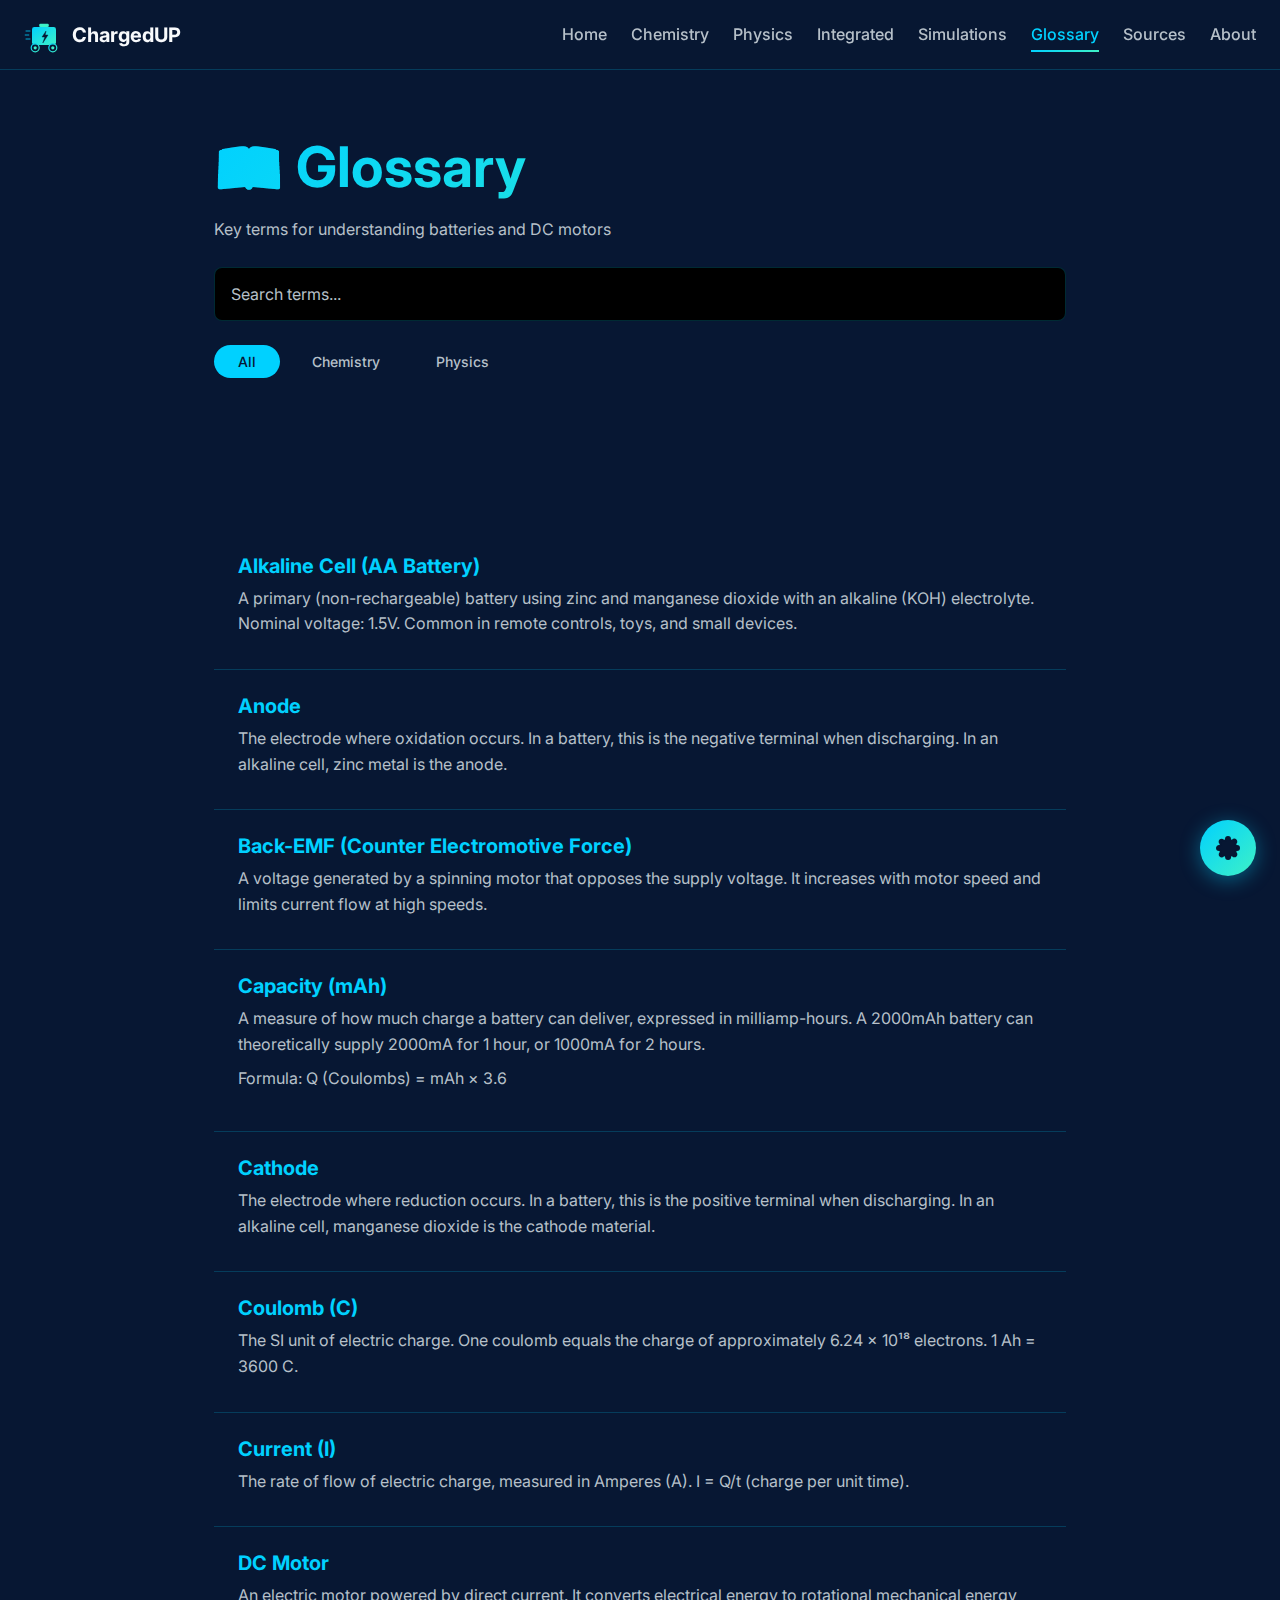
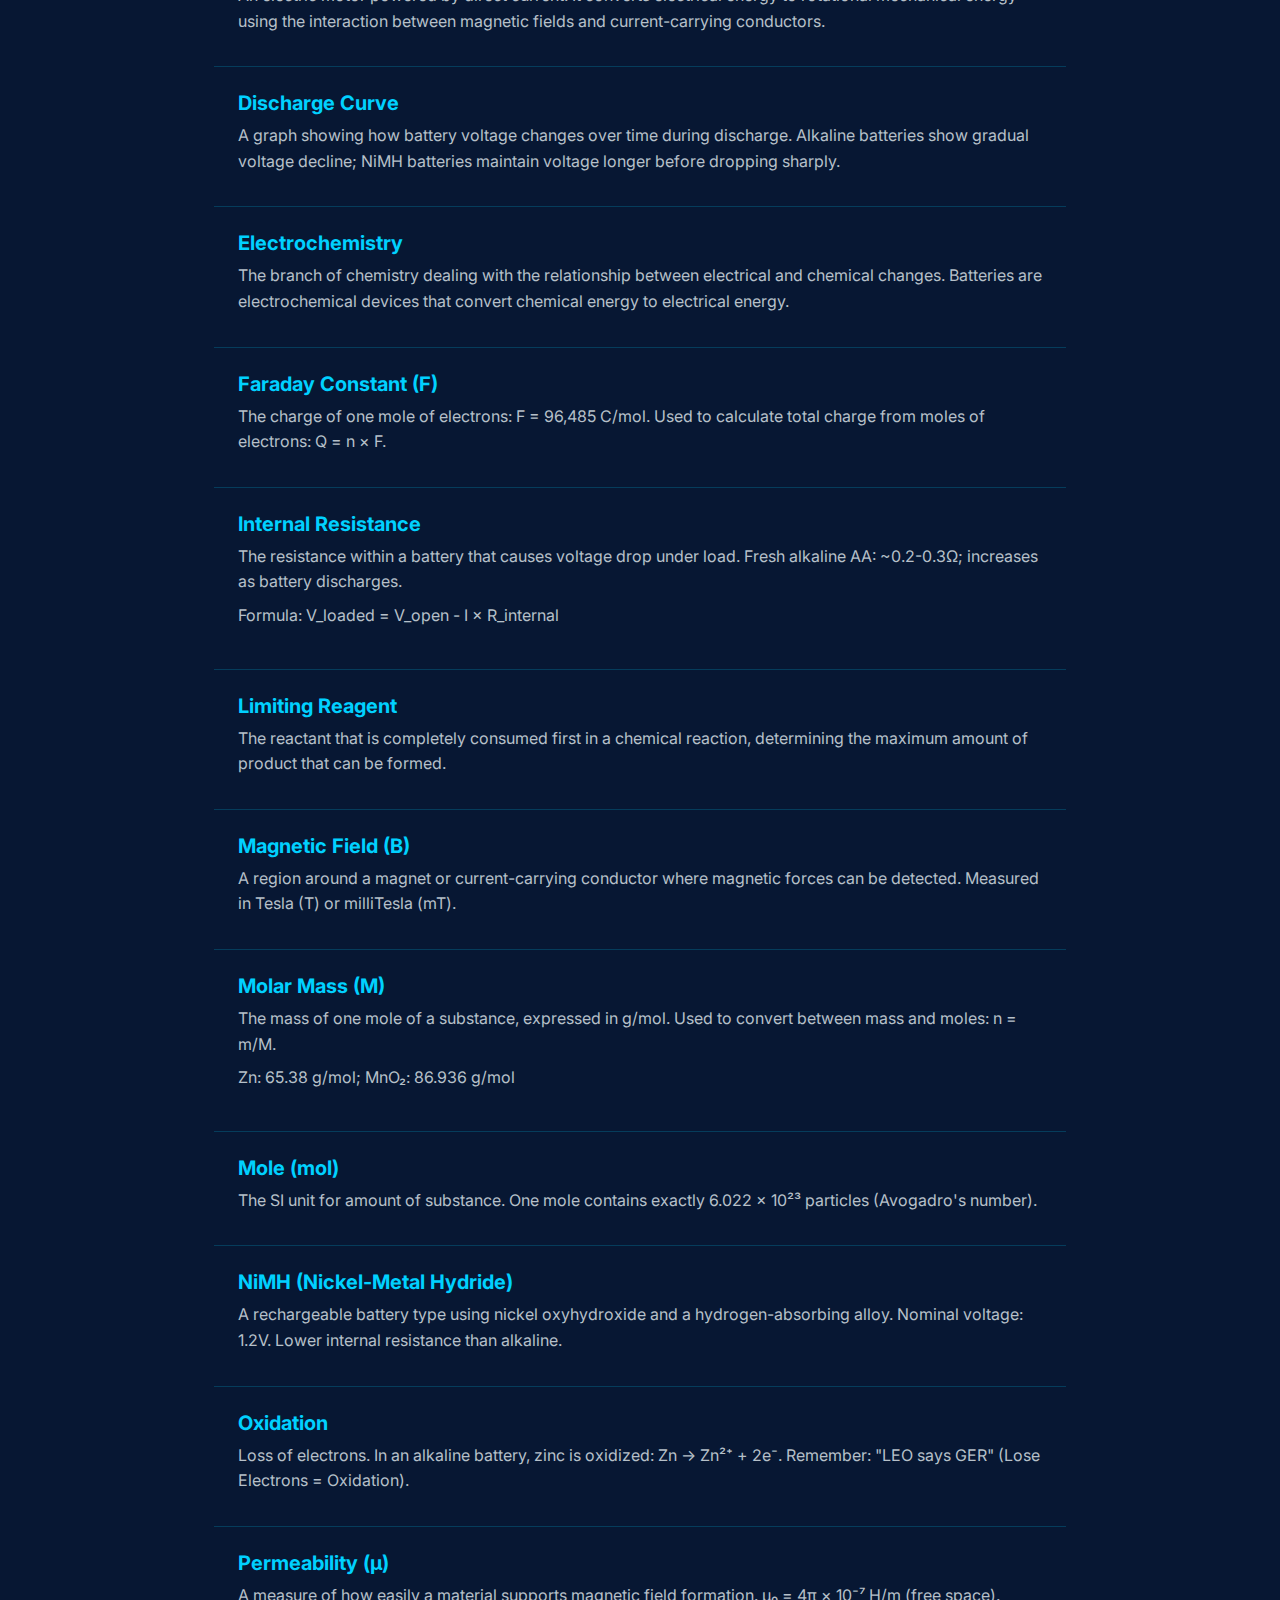
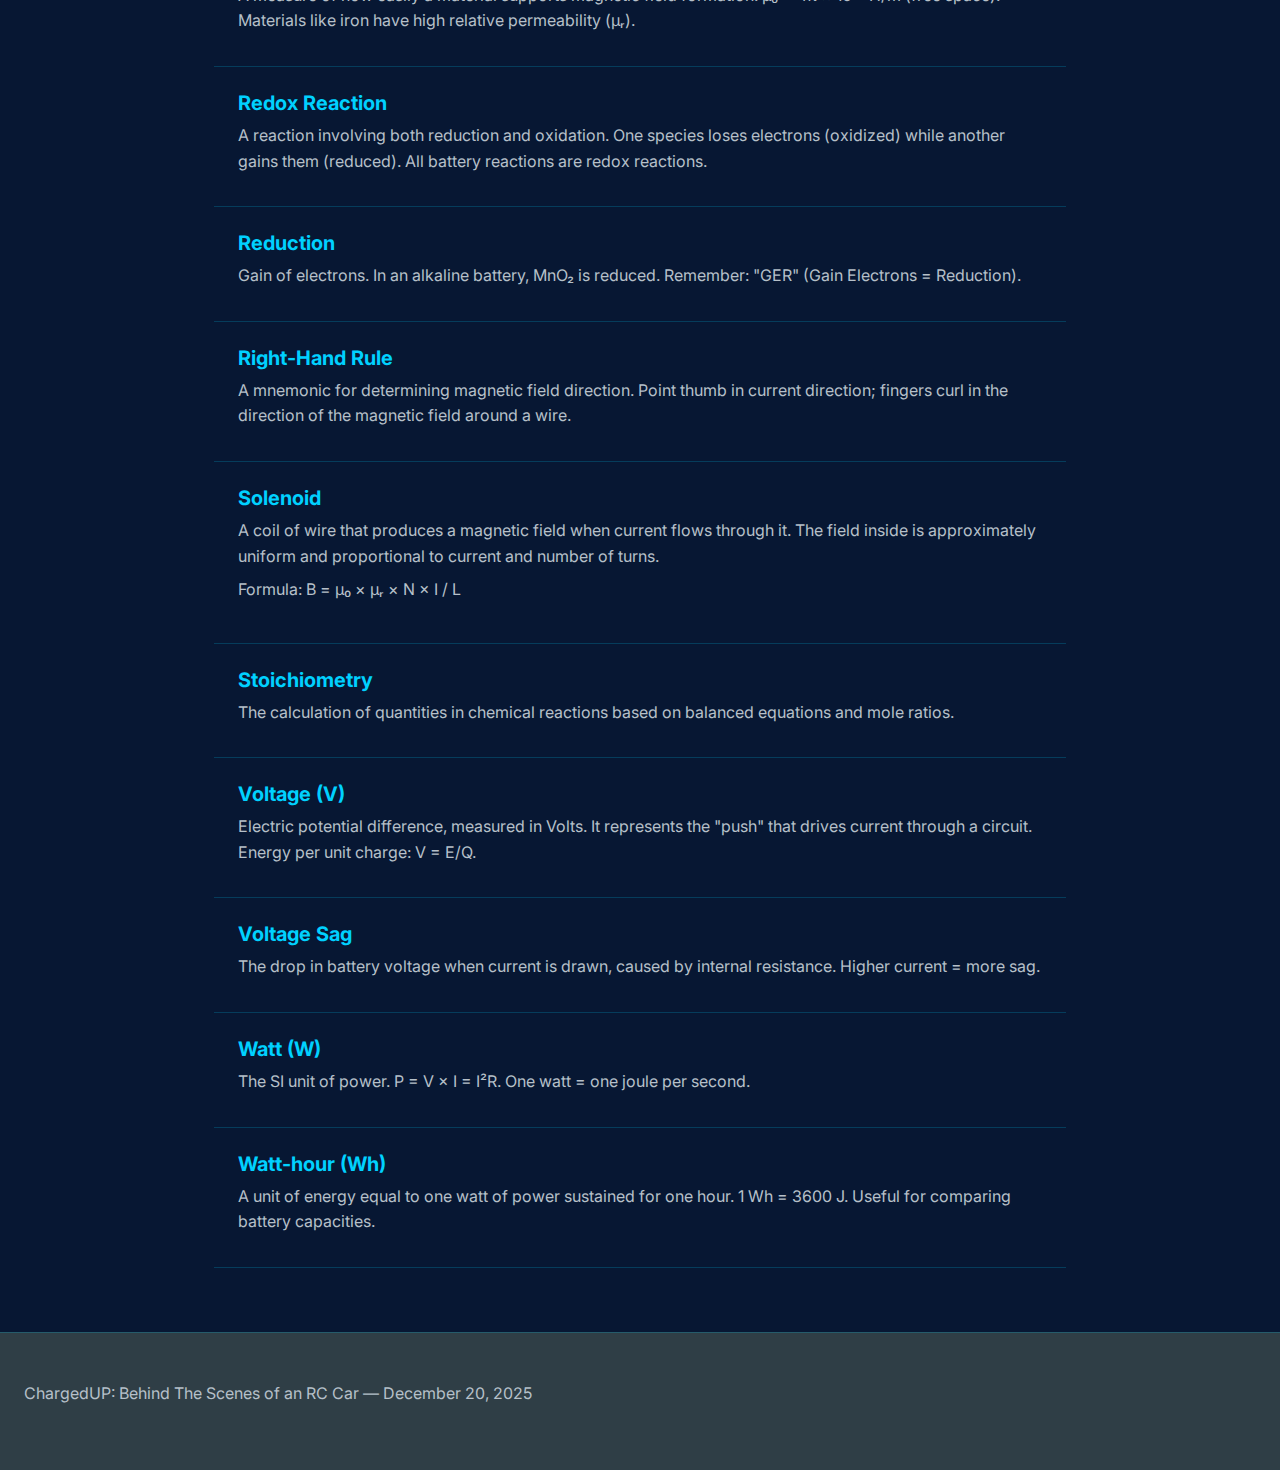
<file: glossary.html>
<!DOCTYPE html>
<html lang="en">

<head>
    <meta charset="UTF-8">
    <meta name="viewport" content="width=device-width, initial-scale=1.0">
    <title>Glossary | ChargedUP</title>
    <meta name="description"
        content="Definitions of key chemistry and physics terms related to batteries and DC motors.">

    <link rel="icon" href="assets/favicon.svg" type="image/svg+xml">
    <link rel="preconnect" href="https://fonts.googleapis.com">
    <link rel="preconnect" href="https://fonts.gstatic.com" crossorigin>
    <link href="https://fonts.googleapis.com/css2?family=Inter:wght@400;500;600;700&display=swap" rel="stylesheet">
    <link rel="stylesheet" href="styles/style.css">
</head>

<body>
    <a href="#main-content" class="skip-link">Skip to main content</a>

    <header class="header">
        <div class="header__inner">
            <a href="index.html" class="header__logo">
                <img src="assets/logo.svg" alt="" width="40" height="40">
                <span>ChargedUP</span>
            </a>
            <nav class="nav">
                <button class="nav-toggle" aria-label="Toggle menu"><span class="nav-toggle__bar"></span><span
                        class="nav-toggle__bar"></span><span class="nav-toggle__bar"></span></button>
                <ul class="nav__list">
                    <li><a href="index.html" class="nav__link">Home</a></li>
                    <li><a href="chemistry.html" class="nav__link">Chemistry</a></li>
                    <li><a href="physics.html" class="nav__link">Physics</a></li>
                    <li><a href="integrated.html" class="nav__link">Integrated</a></li>
                    <li><a href="simulations.html" class="nav__link">Simulations</a></li>
                    <li><a href="glossary.html" class="nav__link nav__link--active">Glossary</a></li>
                    <li><a href="sources.html" class="nav__link">Sources</a></li>
                    <li><a href="about.html" class="nav__link">About</a></li>
                </ul>
            </nav>
        </div>
    </header>

    <main id="main-content" class="page-wrapper">
        <div class="container content-container">
            <section class="section">
                <h1>📖 Glossary</h1>
                <p class="text-lg">Key terms for understanding batteries and DC motors</p>

                <!-- Search -->
                <div class="form-group mt-lg">
                    <input type="text" id="glossary-search" class="form-input" placeholder="Search terms...">
                </div>

                <!-- Filter Tabs -->
                <div class="flex gap-sm mt-md mb-lg">
                    <button class="btn btn--sm btn--primary glossary-filter__tab glossary-filter__tab--active"
                        data-category="all">All</button>
                    <button class="btn btn--sm btn--ghost glossary-filter__tab"
                        data-category="chemistry">Chemistry</button>
                    <button class="btn btn--sm btn--ghost glossary-filter__tab" data-category="physics">Physics</button>
                </div>
            </section>

            <section class="section">
                <!-- Chemistry Terms -->
                <div class="glossary-item" data-category="chemistry" id="alkaline-cell">
                    <h3 class="glossary-term">Alkaline Cell (AA Battery)</h3>
                    <p class="glossary-definition">A primary (non-rechargeable) battery using zinc and manganese dioxide
                        with an alkaline (KOH) electrolyte. Nominal voltage: 1.5V. Common in remote controls, toys, and
                        small devices.</p>
                </div>

                <div class="glossary-item" data-category="chemistry" id="anode">
                    <h3 class="glossary-term">Anode</h3>
                    <p class="glossary-definition">The electrode where oxidation occurs. In a battery, this is the
                        negative terminal when discharging. In an alkaline cell, zinc metal is the anode.</p>
                </div>

                <div class="glossary-item" data-category="physics" id="back-emf">
                    <h3 class="glossary-term">Back-EMF (Counter Electromotive Force)</h3>
                    <p class="glossary-definition">A voltage generated by a spinning motor that opposes the supply
                        voltage. It increases with motor speed and limits current flow at high speeds.</p>
                </div>

                <div class="glossary-item" data-category="chemistry" id="capacity">
                    <h3 class="glossary-term">Capacity (mAh)</h3>
                    <p class="glossary-definition">A measure of how much charge a battery can deliver, expressed in
                        milliamp-hours. A 2000mAh battery can theoretically supply 2000mA for 1 hour, or 1000mA for 2
                        hours.</p>
                    <p class="text-sm text-muted">Formula: Q (Coulombs) = mAh × 3.6</p>
                </div>

                <div class="glossary-item" data-category="chemistry" id="cathode">
                    <h3 class="glossary-term">Cathode</h3>
                    <p class="glossary-definition">The electrode where reduction occurs. In a battery, this is the
                        positive terminal when discharging. In an alkaline cell, manganese dioxide is the cathode
                        material.</p>
                </div>

                <div class="glossary-item" data-category="chemistry" id="coulomb">
                    <h3 class="glossary-term">Coulomb (C)</h3>
                    <p class="glossary-definition">The SI unit of electric charge. One coulomb equals the charge of
                        approximately 6.24 × 10¹⁸ electrons. 1 Ah = 3600 C.</p>
                </div>

                <div class="glossary-item" data-category="physics" id="current">
                    <h3 class="glossary-term">Current (I)</h3>
                    <p class="glossary-definition">The rate of flow of electric charge, measured in Amperes (A). I = Q/t
                        (charge per unit time).</p>
                </div>

                <div class="glossary-item" data-category="physics" id="dc-motor">
                    <h3 class="glossary-term">DC Motor</h3>
                    <p class="glossary-definition">An electric motor powered by direct current. It converts electrical
                        energy to rotational mechanical energy using the interaction between magnetic fields and
                        current-carrying conductors.</p>
                </div>

                <div class="glossary-item" data-category="chemistry" id="discharge-curve">
                    <h3 class="glossary-term">Discharge Curve</h3>
                    <p class="glossary-definition">A graph showing how battery voltage changes over time during
                        discharge. Alkaline batteries show gradual voltage decline; NiMH batteries maintain voltage
                        longer before dropping sharply.</p>
                </div>

                <div class="glossary-item" data-category="chemistry" id="electrochemistry">
                    <h3 class="glossary-term">Electrochemistry</h3>
                    <p class="glossary-definition">The branch of chemistry dealing with the relationship between
                        electrical and chemical changes. Batteries are electrochemical devices that convert chemical
                        energy to electrical energy.</p>
                </div>

                <div class="glossary-item" data-category="chemistry" id="faraday-constant">
                    <h3 class="glossary-term">Faraday Constant (F)</h3>
                    <p class="glossary-definition">The charge of one mole of electrons: F = 96,485 C/mol. Used to
                        calculate total charge from moles of electrons: Q = n × F.</p>
                </div>

                <div class="glossary-item" data-category="chemistry" id="internal-resistance">
                    <h3 class="glossary-term">Internal Resistance</h3>
                    <p class="glossary-definition">The resistance within a battery that causes voltage drop under load.
                        Fresh alkaline AA: ~0.2-0.3Ω; increases as battery discharges.</p>
                    <p class="text-sm text-muted">Formula: V_loaded = V_open - I × R_internal</p>
                </div>

                <div class="glossary-item" data-category="chemistry" id="limiting-reagent">
                    <h3 class="glossary-term">Limiting Reagent</h3>
                    <p class="glossary-definition">The reactant that is completely consumed first in a chemical
                        reaction, determining the maximum amount of product that can be formed.</p>
                </div>

                <div class="glossary-item" data-category="physics" id="magnetic-field">
                    <h3 class="glossary-term">Magnetic Field (B)</h3>
                    <p class="glossary-definition">A region around a magnet or current-carrying conductor where magnetic
                        forces can be detected. Measured in Tesla (T) or milliTesla (mT).</p>
                </div>

                <div class="glossary-item" data-category="chemistry" id="molar-mass">
                    <h3 class="glossary-term">Molar Mass (M)</h3>
                    <p class="glossary-definition">The mass of one mole of a substance, expressed in g/mol. Used to
                        convert between mass and moles: n = m/M.</p>
                    <p class="text-sm text-muted">Zn: 65.38 g/mol; MnO₂: 86.936 g/mol</p>
                </div>

                <div class="glossary-item" data-category="chemistry" id="mole">
                    <h3 class="glossary-term">Mole (mol)</h3>
                    <p class="glossary-definition">The SI unit for amount of substance. One mole contains exactly 6.022
                        × 10²³ particles (Avogadro's number).</p>
                </div>

                <div class="glossary-item" data-category="chemistry" id="nimh">
                    <h3 class="glossary-term">NiMH (Nickel-Metal Hydride)</h3>
                    <p class="glossary-definition">A rechargeable battery type using nickel oxyhydroxide and a
                        hydrogen-absorbing alloy. Nominal voltage: 1.2V. Lower internal resistance than alkaline.</p>
                </div>

                <div class="glossary-item" data-category="chemistry" id="oxidation">
                    <h3 class="glossary-term">Oxidation</h3>
                    <p class="glossary-definition">Loss of electrons. In an alkaline battery, zinc is oxidized: Zn →
                        Zn²⁺ + 2e⁻. Remember: "LEO says GER" (Lose Electrons = Oxidation).</p>
                </div>

                <div class="glossary-item" data-category="physics" id="permeability">
                    <h3 class="glossary-term">Permeability (μ)</h3>
                    <p class="glossary-definition">A measure of how easily a material supports magnetic field formation.
                        μ₀ = 4π × 10⁻⁷ H/m (free space). Materials like iron have high relative permeability (μᵣ).</p>
                </div>

                <div class="glossary-item" data-category="chemistry" id="redox">
                    <h3 class="glossary-term">Redox Reaction</h3>
                    <p class="glossary-definition">A reaction involving both reduction and oxidation. One species loses
                        electrons (oxidized) while another gains them (reduced). All battery reactions are redox
                        reactions.</p>
                </div>

                <div class="glossary-item" data-category="chemistry" id="reduction">
                    <h3 class="glossary-term">Reduction</h3>
                    <p class="glossary-definition">Gain of electrons. In an alkaline battery, MnO₂ is reduced. Remember:
                        "GER" (Gain Electrons = Reduction).</p>
                </div>

                <div class="glossary-item" data-category="physics" id="right-hand-rule">
                    <h3 class="glossary-term">Right-Hand Rule</h3>
                    <p class="glossary-definition">A mnemonic for determining magnetic field direction. Point thumb in
                        current direction; fingers curl in the direction of the magnetic field around a wire.</p>
                </div>

                <div class="glossary-item" data-category="physics" id="solenoid">
                    <h3 class="glossary-term">Solenoid</h3>
                    <p class="glossary-definition">A coil of wire that produces a magnetic field when current flows
                        through it. The field inside is approximately uniform and proportional to current and number of
                        turns.</p>
                    <p class="text-sm text-muted">Formula: B = μ₀ × μᵣ × N × I / L</p>
                </div>

                <div class="glossary-item" data-category="chemistry" id="stoichiometry">
                    <h3 class="glossary-term">Stoichiometry</h3>
                    <p class="glossary-definition">The calculation of quantities in chemical reactions based on balanced
                        equations and mole ratios.</p>
                </div>

                <div class="glossary-item" data-category="physics" id="voltage">
                    <h3 class="glossary-term">Voltage (V)</h3>
                    <p class="glossary-definition">Electric potential difference, measured in Volts. It represents the
                        "push" that drives current through a circuit. Energy per unit charge: V = E/Q.</p>
                </div>

                <div class="glossary-item" data-category="chemistry" id="voltage-sag">
                    <h3 class="glossary-term">Voltage Sag</h3>
                    <p class="glossary-definition">The drop in battery voltage when current is drawn, caused by internal
                        resistance. Higher current = more sag.</p>
                </div>

                <div class="glossary-item" data-category="physics" id="watt">
                    <h3 class="glossary-term">Watt (W)</h3>
                    <p class="glossary-definition">The SI unit of power. P = V × I = I²R. One watt = one joule per
                        second.</p>
                </div>

                <div class="glossary-item" data-category="physics" id="watt-hour">
                    <h3 class="glossary-term">Watt-hour (Wh)</h3>
                    <p class="glossary-definition">A unit of energy equal to one watt of power sustained for one hour. 1
                        Wh = 3600 J. Useful for comparing battery capacities.</p>
                </div>
            </section>
        </div>
    </main>

    <footer class="footer">
        <div class="container">
            <p>ChargedUP: Behind The Scenes of an RC Car — December 20, 2025</p>
        </div>
    </footer>

    <script src="scripts/main.js"></script>
</body>

</html>
</file>
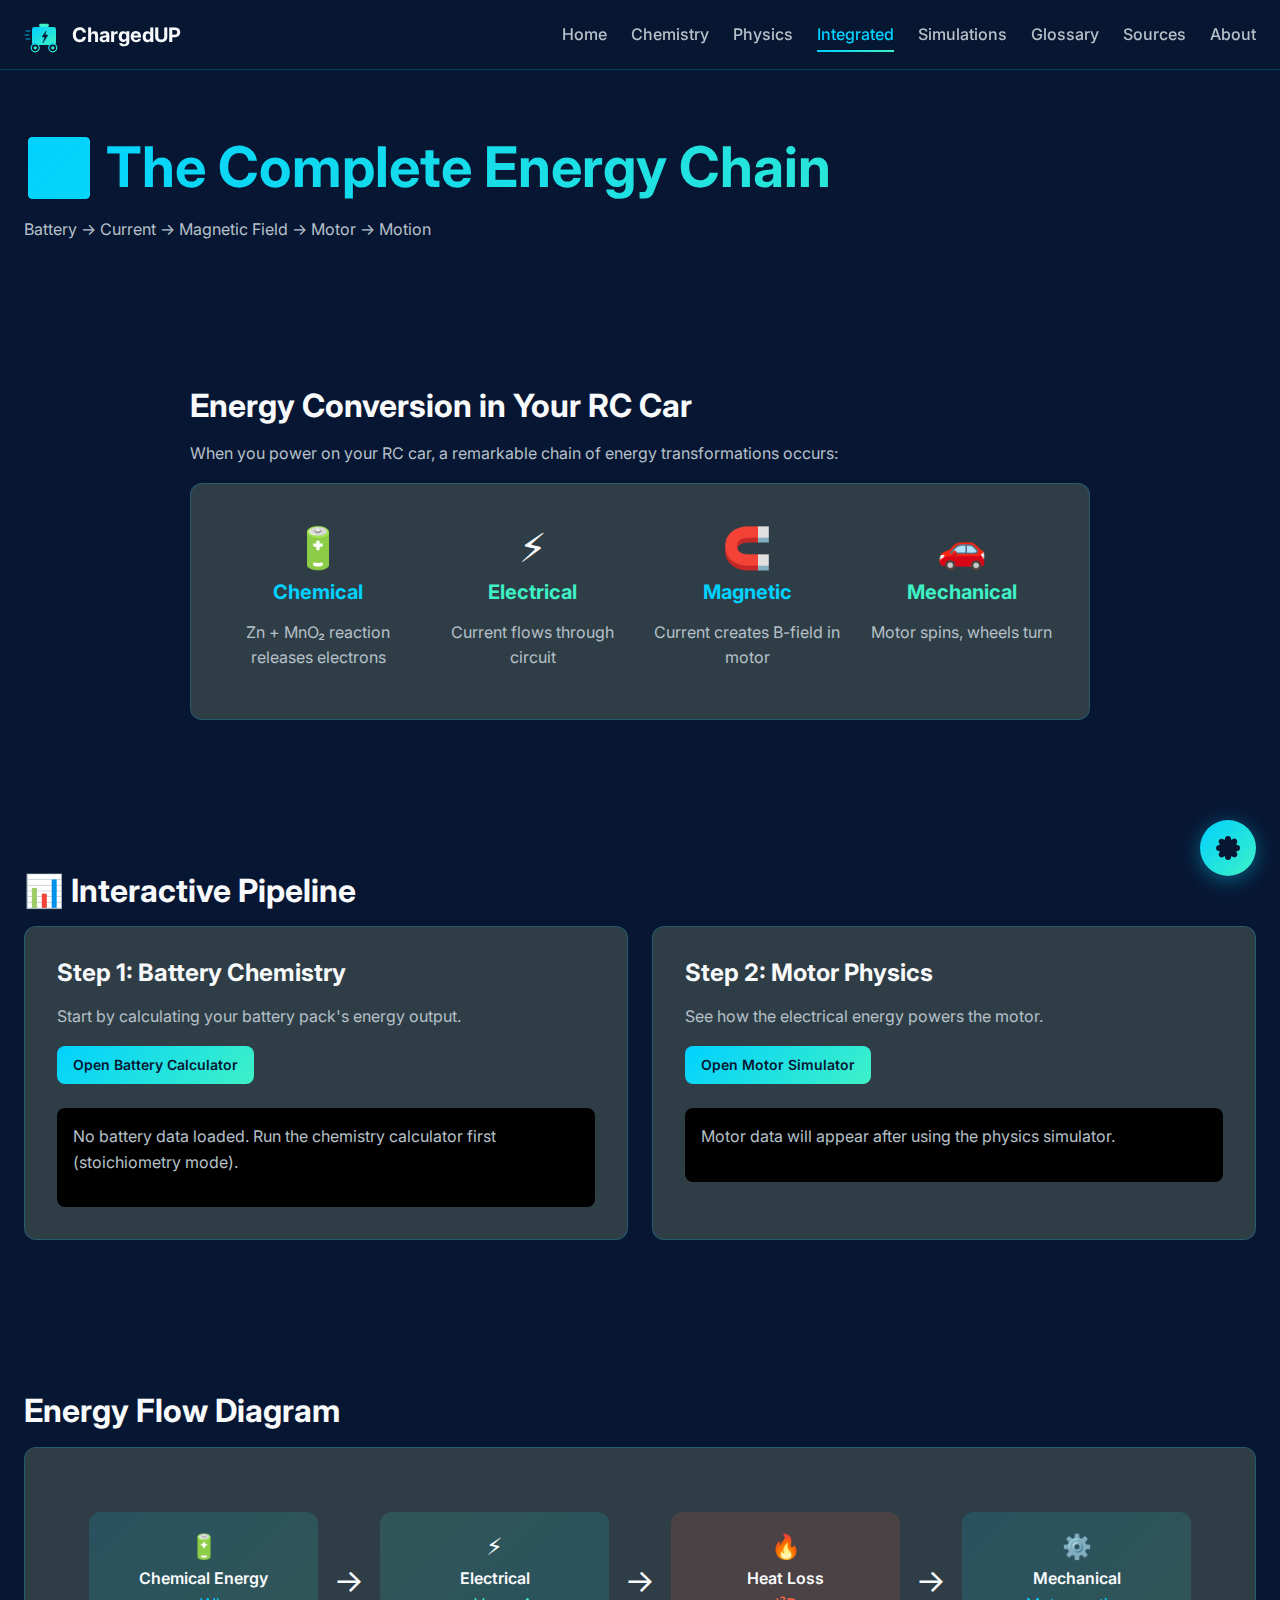
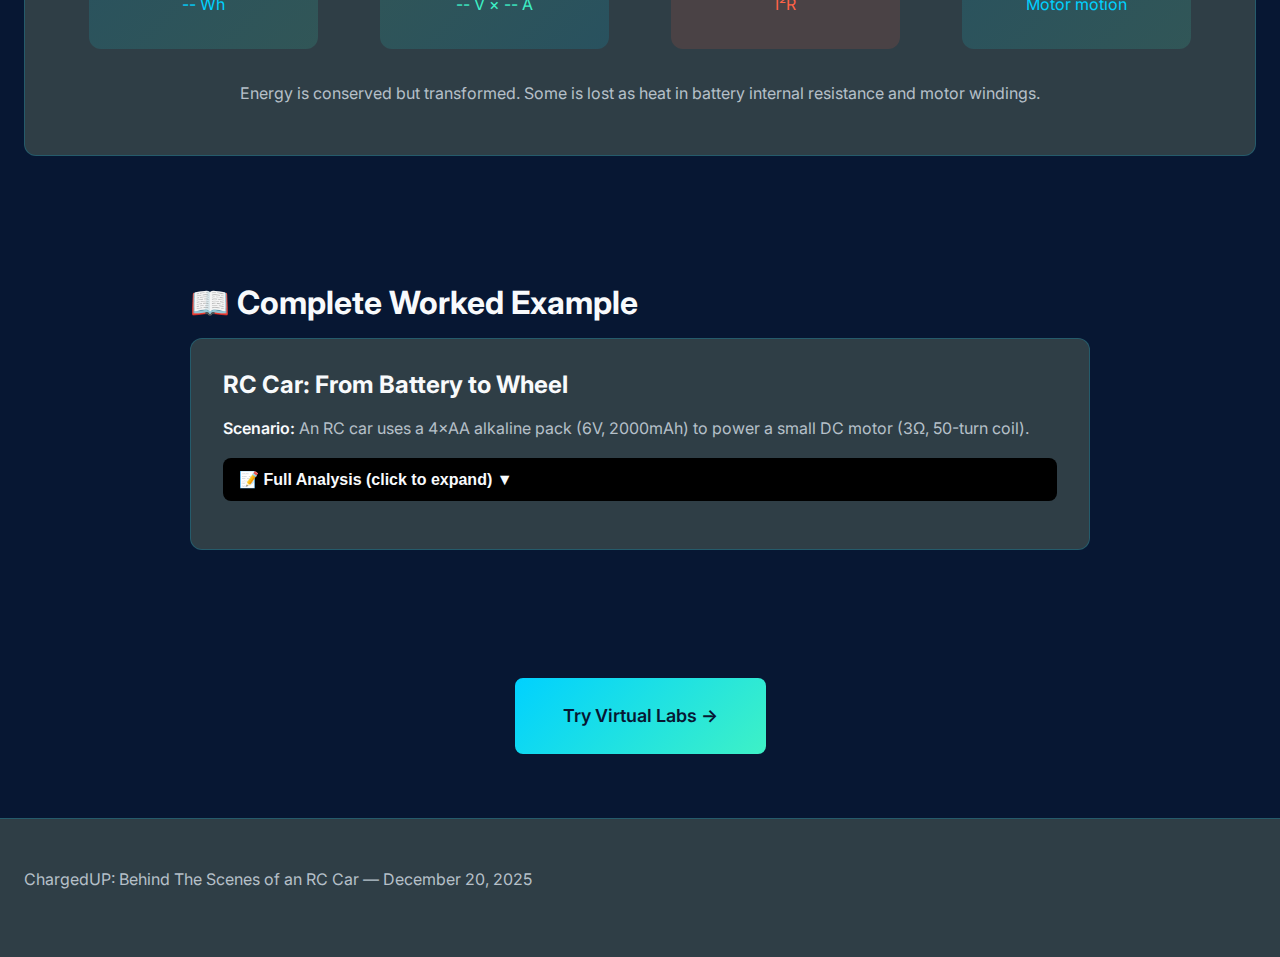
<file: integrated.html>
<!DOCTYPE html>
<html lang="en">

<head>
    <meta charset="UTF-8">
    <meta name="viewport" content="width=device-width, initial-scale=1.0">
    <title>Integrated View | ChargedUP</title>
    <meta name="description"
        content="See the complete energy conversion chain from battery chemistry to motor motion in your RC car.">

    <link rel="icon" href="assets/favicon.svg" type="image/svg+xml">
    <link rel="preconnect" href="https://fonts.googleapis.com">
    <link rel="preconnect" href="https://fonts.gstatic.com" crossorigin>
    <link href="https://fonts.googleapis.com/css2?family=Inter:wght@400;500;600;700&display=swap" rel="stylesheet">
    <link rel="stylesheet" href="styles/style.css">
</head>

<body>
    <a href="#main-content" class="skip-link">Skip to main content</a>

    <header class="header">
        <div class="header__inner">
            <a href="index.html" class="header__logo">
                <img src="assets/logo.svg" alt="" width="40" height="40">
                <span>ChargedUP</span>
            </a>
            <nav class="nav">
                <button class="nav-toggle" aria-label="Toggle menu"><span class="nav-toggle__bar"></span><span
                        class="nav-toggle__bar"></span><span class="nav-toggle__bar"></span></button>
                <ul class="nav__list">
                    <li><a href="index.html" class="nav__link">Home</a></li>
                    <li><a href="chemistry.html" class="nav__link">Chemistry</a></li>
                    <li><a href="physics.html" class="nav__link">Physics</a></li>
                    <li><a href="integrated.html" class="nav__link nav__link--active">Integrated</a></li>
                    <li><a href="simulations.html" class="nav__link">Simulations</a></li>
                    <li><a href="glossary.html" class="nav__link">Glossary</a></li>
                    <li><a href="sources.html" class="nav__link">Sources</a></li>
                    <li><a href="about.html" class="nav__link">About</a></li>
                </ul>
            </nav>
        </div>
    </header>

    <main id="main-content" class="page-wrapper">
        <div class="container">
            <section class="section">
                <h1>🔄 The Complete Energy Chain</h1>
                <p class="text-lg">Battery → Current → Magnetic Field → Motor → Motion</p>
            </section>

            <!-- Energy Flow Overview -->
            <section class="section content-container">
                <h2>Energy Conversion in Your RC Car</h2>
                <p>When you power on your RC car, a remarkable chain of energy transformations occurs:</p>

                <div class="card mb-lg">
                    <div class="grid grid--4 text-center">
                        <div>
                            <div style="font-size:2.5rem;">🔋</div>
                            <h4 class="text-cyan">Chemical</h4>
                            <p class="text-sm">Zn + MnO₂ reaction releases electrons</p>
                        </div>
                        <div>
                            <div style="font-size:2.5rem;">⚡</div>
                            <h4 class="text-teal">Electrical</h4>
                            <p class="text-sm">Current flows through circuit</p>
                        </div>
                        <div>
                            <div style="font-size:2.5rem;">🧲</div>
                            <h4 class="text-cyan">Magnetic</h4>
                            <p class="text-sm">Current creates B-field in motor</p>
                        </div>
                        <div>
                            <div style="font-size:2.5rem;">🚗</div>
                            <h4 class="text-teal">Mechanical</h4>
                            <p class="text-sm">Motor spins, wheels turn</p>
                        </div>
                    </div>
                </div>
            </section>

            <!-- Interactive Pipeline -->
            <section class="section">
                <h2>📊 Interactive Pipeline</h2>

                <div class="grid grid--2 mb-lg">
                    <div class="card">
                        <h3>Step 1: Battery Chemistry</h3>
                        <p>Start by calculating your battery pack's energy output.</p>
                        <a href="chemistry.html" class="btn btn--primary btn--sm">Open Battery Calculator</a>

                        <div id="battery-summary" class="mt-lg"
                            style="padding:1rem; background:var(--color-bg-tertiary); border-radius:8px;">
                            <p class="text-muted text-sm">No battery data loaded. Run the chemistry calculator first
                                (stoichiometry mode).
                            </p>
                        </div>
                    </div>

                    <div class="card">
                        <h3>Step 2: Motor Physics</h3>
                        <p>See how the electrical energy powers the motor.</p>
                        <a href="physics.html" class="btn btn--primary btn--sm">Open Motor Simulator</a>

                        <div id="motor-summary" class="mt-lg"
                            style="padding:1rem; background:var(--color-bg-tertiary); border-radius:8px;">
                            <p class="text-muted text-sm">Motor data will appear after using the physics simulator.</p>
                        </div>
                    </div>
                </div>
            </section>

            <!-- Energy Flow Diagram (Sankey-style) -->
            <section class="section">
                <h2>Energy Flow Diagram</h2>
                <div class="card">
                    <div style="padding: 2rem; text-align: center;">
                        <div
                            style="display: flex; justify-content: space-between; align-items: center; flex-wrap: wrap; gap: 1rem;">
                            <div
                                style="flex: 1; min-width: 120px; padding: 1rem; background: linear-gradient(135deg, #00D1FF22, #3EF1C622); border-radius: 12px;">
                                <div style="font-size: 1.5rem;">🔋</div>
                                <strong>Chemical Energy</strong>
                                <p class="text-cyan" id="energy-chemical">-- Wh</p>
                            </div>
                            <div style="font-size: 2rem;">→</div>
                            <div
                                style="flex: 1; min-width: 120px; padding: 1rem; background: linear-gradient(135deg, #3EF1C622, #00D1FF22); border-radius: 12px;">
                                <div style="font-size: 1.5rem;">⚡</div>
                                <strong>Electrical</strong>
                                <p class="text-teal" id="energy-electrical">-- V × -- A</p>
                            </div>
                            <div style="font-size: 2rem;">→</div>
                            <div
                                style="flex: 1; min-width: 100px; padding: 1rem; background: #ff634722; border-radius: 12px;">
                                <div style="font-size: 1.5rem;">🔥</div>
                                <strong>Heat Loss</strong>
                                <p style="color: #ff6347;" id="energy-loss">I²R</p>
                            </div>
                            <div style="font-size: 2rem;">→</div>
                            <div
                                style="flex: 1; min-width: 120px; padding: 1rem; background: linear-gradient(135deg, #00D1FF22, #3EF1C622); border-radius: 12px;">
                                <div style="font-size: 1.5rem;">⚙️</div>
                                <strong>Mechanical</strong>
                                <p class="text-cyan" id="energy-mechanical">Motor motion</p>
                            </div>
                        </div>
                    </div>
                    <p class="text-muted text-sm text-center">Energy is conserved but transformed. Some is lost as heat
                        in battery internal resistance and motor windings.</p>
                </div>
            </section>

            <!-- Complete Worked Example -->
            <section class="section content-container">
                <h2>📖 Complete Worked Example</h2>

                <div class="card worked-example">
                    <h3>RC Car: From Battery to Wheel</h3>
                    <p><strong>Scenario:</strong> An RC car uses a 4×AA alkaline pack (6V, 2000mAh) to power a small DC
                        motor (3Ω, 50-turn coil).</p>

                    <div class="collapsible-section">
                        <button type="button" class="collapsible-toggle" aria-expanded="false"
                            onclick="this.setAttribute('aria-expanded', this.getAttribute('aria-expanded') === 'true' ? 'false' : 'true'); this.nextElementSibling.style.display = this.getAttribute('aria-expanded') === 'true' ? 'block' : 'none'; this.querySelector('.toggle-icon').textContent = this.getAttribute('aria-expanded') === 'true' ? '▲' : '▼';"
                            style="cursor: pointer; padding: 0.75rem 1rem; background: var(--color-bg-tertiary); border-radius: 8px; margin-bottom: 1rem; width: 100%; text-align: left; border: none; color: inherit; font-size: inherit;">
                            <strong>📝 Full Analysis (click to expand)</strong> <span class="toggle-icon">▼</span>
                        </button>
                        <div class="collapsible-content" style="display: none;">
                            <h4>Part A: Battery Chemistry</h4>
                            <pre><code>Pack voltage: 4 × 1.5V = 6.0V
Pack capacity: 2000 mAh
Total charge: 2000 × 3.6 = 7200 C
Total energy: 6.0V × 7200C = 43,200 J = 12.0 Wh</code></pre>

                            <h4>Part B: Current Flow</h4>
                            <pre><code>Internal resistance: 4 × 0.3Ω = 1.2Ω
Total resistance: 3Ω + 1.2Ω = 4.2Ω
Current: 6V / 4.2Ω = 1.43 A
Loaded voltage: 6V - (1.43A × 1.2Ω) = 4.28V at motor</code></pre>

                            <h4>Part C: Magnetic Field in Motor Coil</h4>
                            <pre><code>For motor coil (N=50, L=2cm, I=1.43A):
B = μ₀ × N × I / L
B = (1.257×10⁻⁶) × 50 × 1.43 / 0.02
B ≈ 4.5 mT</code></pre>

                            <h4>Part D: Power & Runtime</h4>
                            <pre><code>Power to motor: 4.28V × 1.43A = 6.1W
Power lost to heat: 1.43² × 1.2 = 2.5W
Efficiency: 6.1 / (6.1 + 2.5) ≈ 71%
Runtime: 2000mAh / 1430mA ≈ 1.4 hours</code></pre>

                            <h4>Interpretation</h4>
                            <p>The battery's chemical energy is converted to electrical energy at 71% efficiency (29%
                                lost as heat in internal resistance). The current creates a magnetic field of about
                                4.5mT in the motor coil, which interacts with permanent magnets to produce rotation. The
                                car can run for approximately 1.4 hours before the batteries are depleted.</p>
                        </div>
                    </div>
                </div>
            </section>

            <!-- Navigation -->
            <section class="section text-center">
                <a href="simulations.html" class="btn btn--primary btn--lg">Try Virtual Labs →</a>
            </section>
        </div>
    </main>

    <footer class="footer">
        <div class="container">
            <p>ChargedUP: Behind The Scenes of an RC Car — December 20, 2025</p>
        </div>
    </footer>

    <script src="scripts/main.js"></script>
    <script>
        // Load battery and physics data if available
        document.addEventListener('DOMContentLoaded', () => {
            // Load battery/chemistry data
            const batteryData = localStorage.getItem('chargedup_battery_for_physics');
            if (batteryData) {
                try {
                    const data = JSON.parse(batteryData);
                    const summary = document.getElementById('battery-summary');
                    if (summary && data) {
                        const packVoltage = data.packVoltage || data.voltage || '--';
                        const energyWh = data.energyWh?.toFixed(2) || '--';
                        const current = data.motorCurrent || '--';
                        const capacityMah = data.packCapacityMah || data.capacityMah || '--';
                        const internalR = data.packInternalR || data.internalR || '--';
                        const loadedV = data.loadedResults?.loadedVoltage?.toFixed(2) || '--';
                        const runtime = data.runtime?.hours?.toFixed(1) || '--';

                        summary.innerHTML = `
                            <p style="color: #3EF1C6; font-weight: 600; margin-bottom: 0.5rem;">✅ Data Saved from Chemistry Calculator</p>
                            <div style="display: grid; grid-template-columns: 1fr 1fr; gap: 0.5rem; font-size: 0.9rem;">
                                <p><strong>Pack Voltage:</strong> ${packVoltage} V</p>
                                <p><strong>Capacity:</strong> ${capacityMah} mAh</p>
                                <p><strong>Energy:</strong> ${energyWh} Wh</p>
                                <p><strong>Internal R:</strong> ${internalR} Ω</p>
                                <p><strong>Motor Current:</strong> ${current} A</p>
                                <p><strong>Loaded Voltage:</strong> ${loadedV} V</p>
                                <p><strong>Est. Runtime:</strong> ${runtime} hrs</p>
                            </div>
                            <p class="text-muted text-sm" style="margin-top: 0.75rem;">Data persists until cleared in Settings ⚙️</p>
                        `;

                        // Update energy flow diagram
                        document.getElementById('energy-chemical').textContent = `${energyWh} Wh`;
                        document.getElementById('energy-electrical').textContent = `${packVoltage}V × ${current}A`;
                        if (data.loadedResults?.powerLossW) {
                            document.getElementById('energy-loss').textContent = `${data.loadedResults.powerLossW.toFixed(2)} W`;
                        }
                    }
                } catch (e) {
                    console.log('Error loading battery data:', e);
                }
            }

            // Load physics/motor data if available
            const physicsData = localStorage.getItem('chargedup_motor_for_integrated');
            if (physicsData) {
                try {
                    const data = JSON.parse(physicsData);
                    const summary = document.getElementById('motor-summary');
                    if (summary && data) {
                        summary.innerHTML = `
                            <p style="color: #00D1FF; font-weight: 600; margin-bottom: 0.5rem;">✅ Data Saved from Physics Simulator</p>
                            <div style="font-size: 0.9rem;">
                                <p><strong>B-Field:</strong> ${data.bField?.toFixed(2) || '--'} mT</p>
                                <p><strong>Motor Power:</strong> ${data.motorPower?.toFixed(2) || '--'} W</p>
                                <p><strong>Est. RPM:</strong> ${data.estimatedRPM || '--'}</p>
                            </div>
                            <p class="text-muted text-sm" style="margin-top: 0.75rem;">Data persists until cleared in Settings ⚙️</p>
                        `;
                    }
                } catch (e) {
                    console.log('Error loading physics data:', e);
                }
            }
        });
    </script>
</body>

</html>
</file>
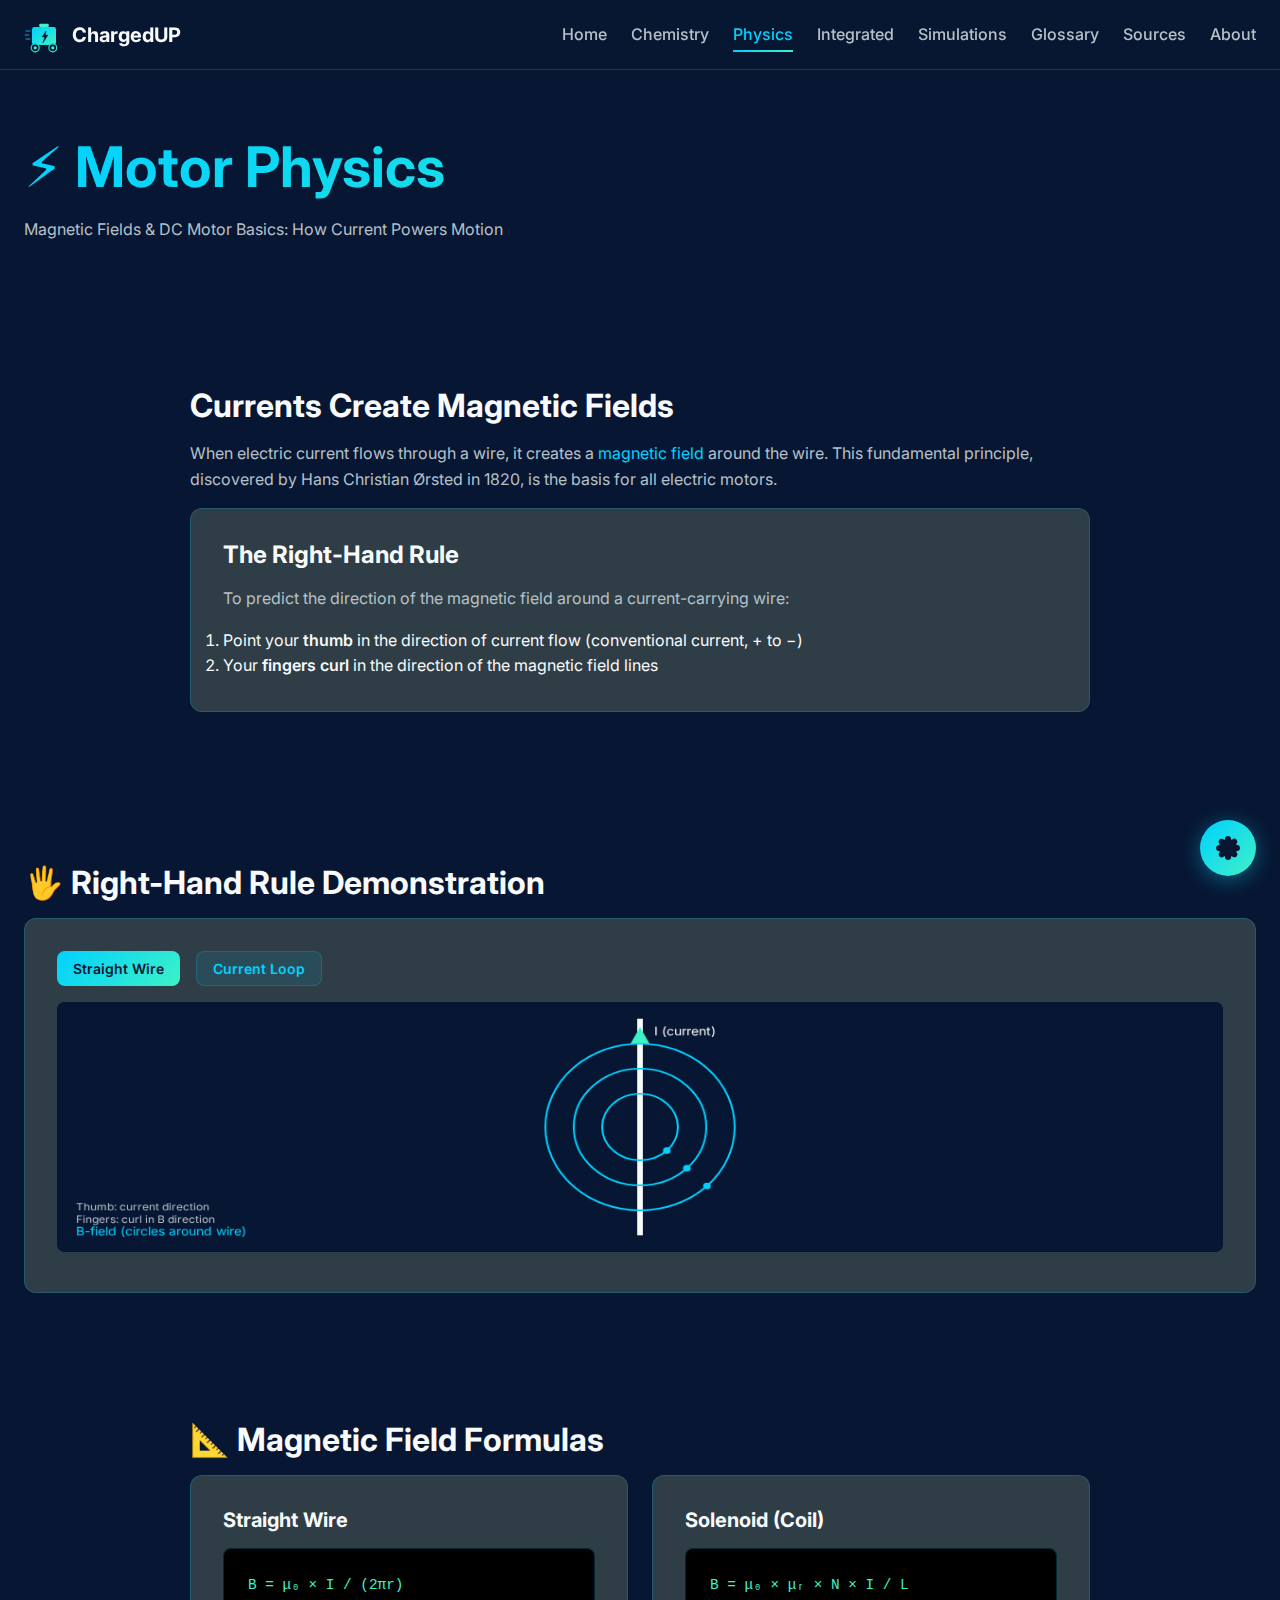
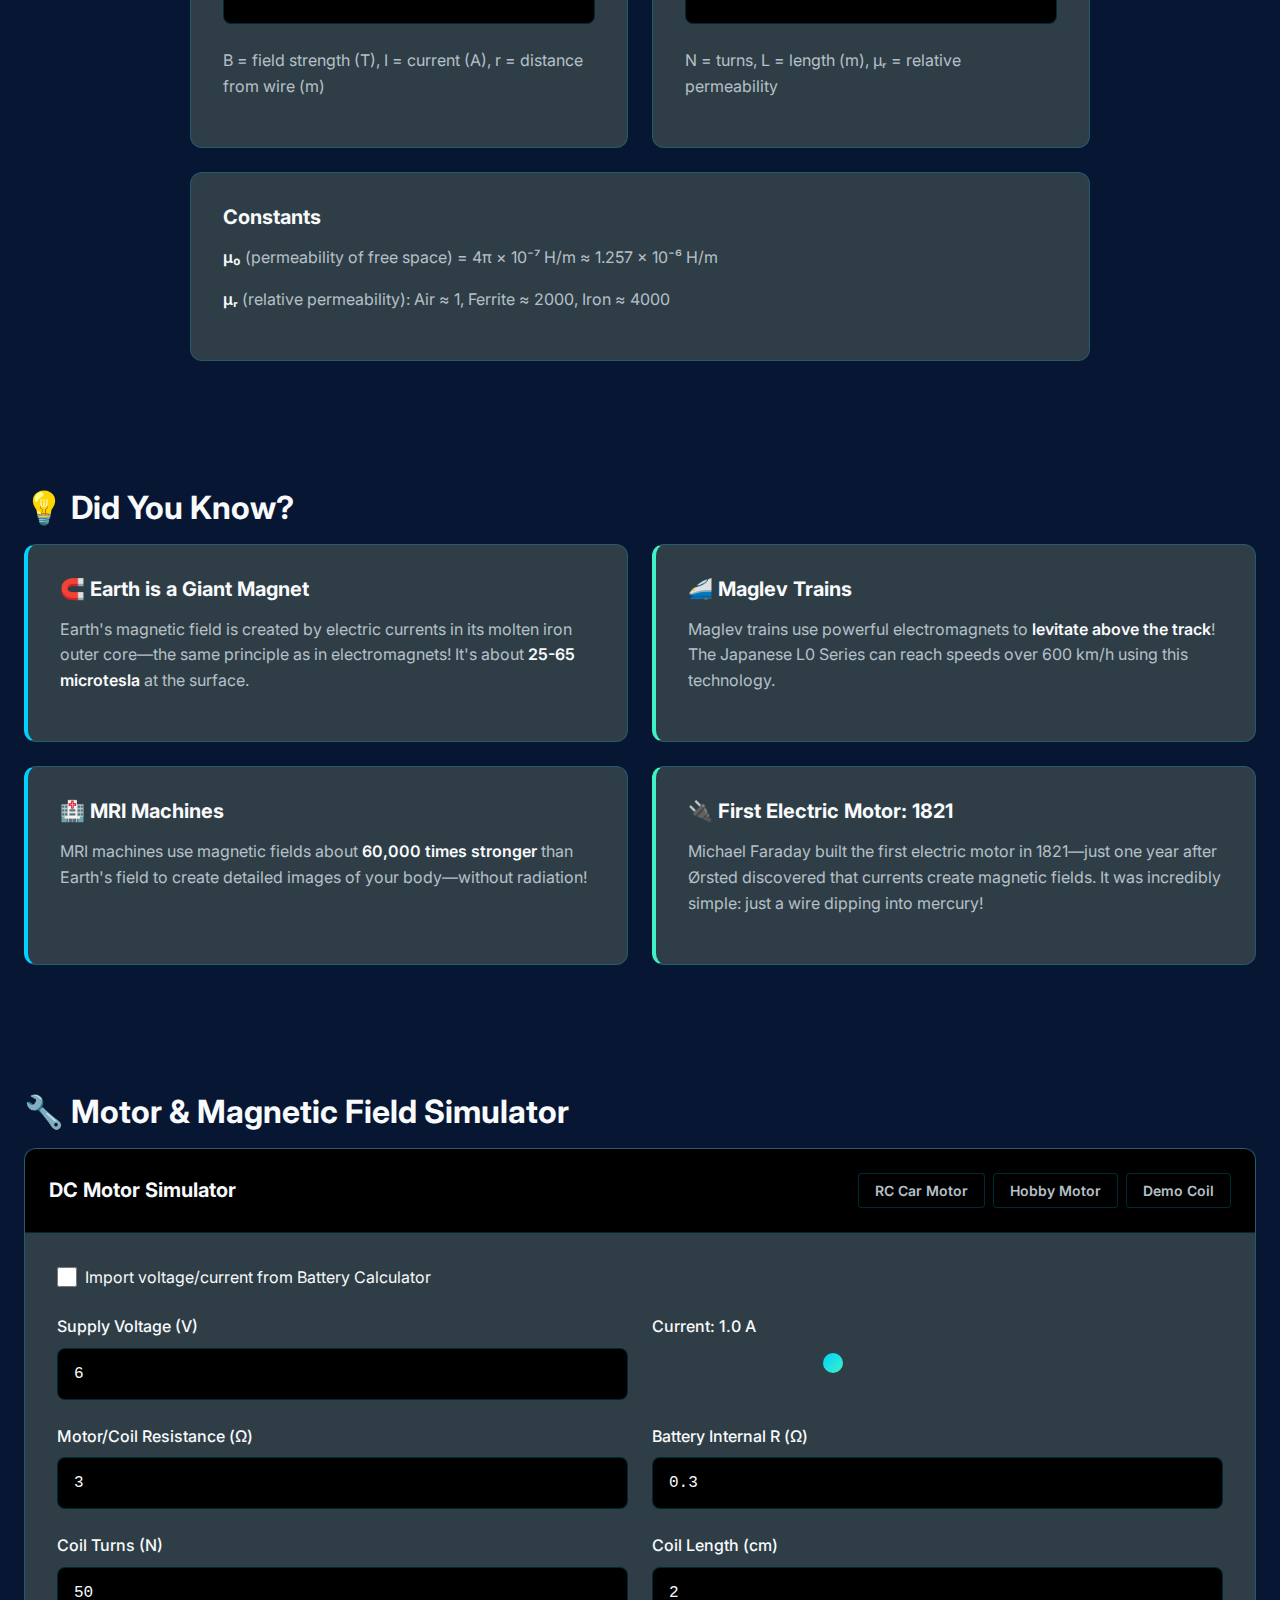
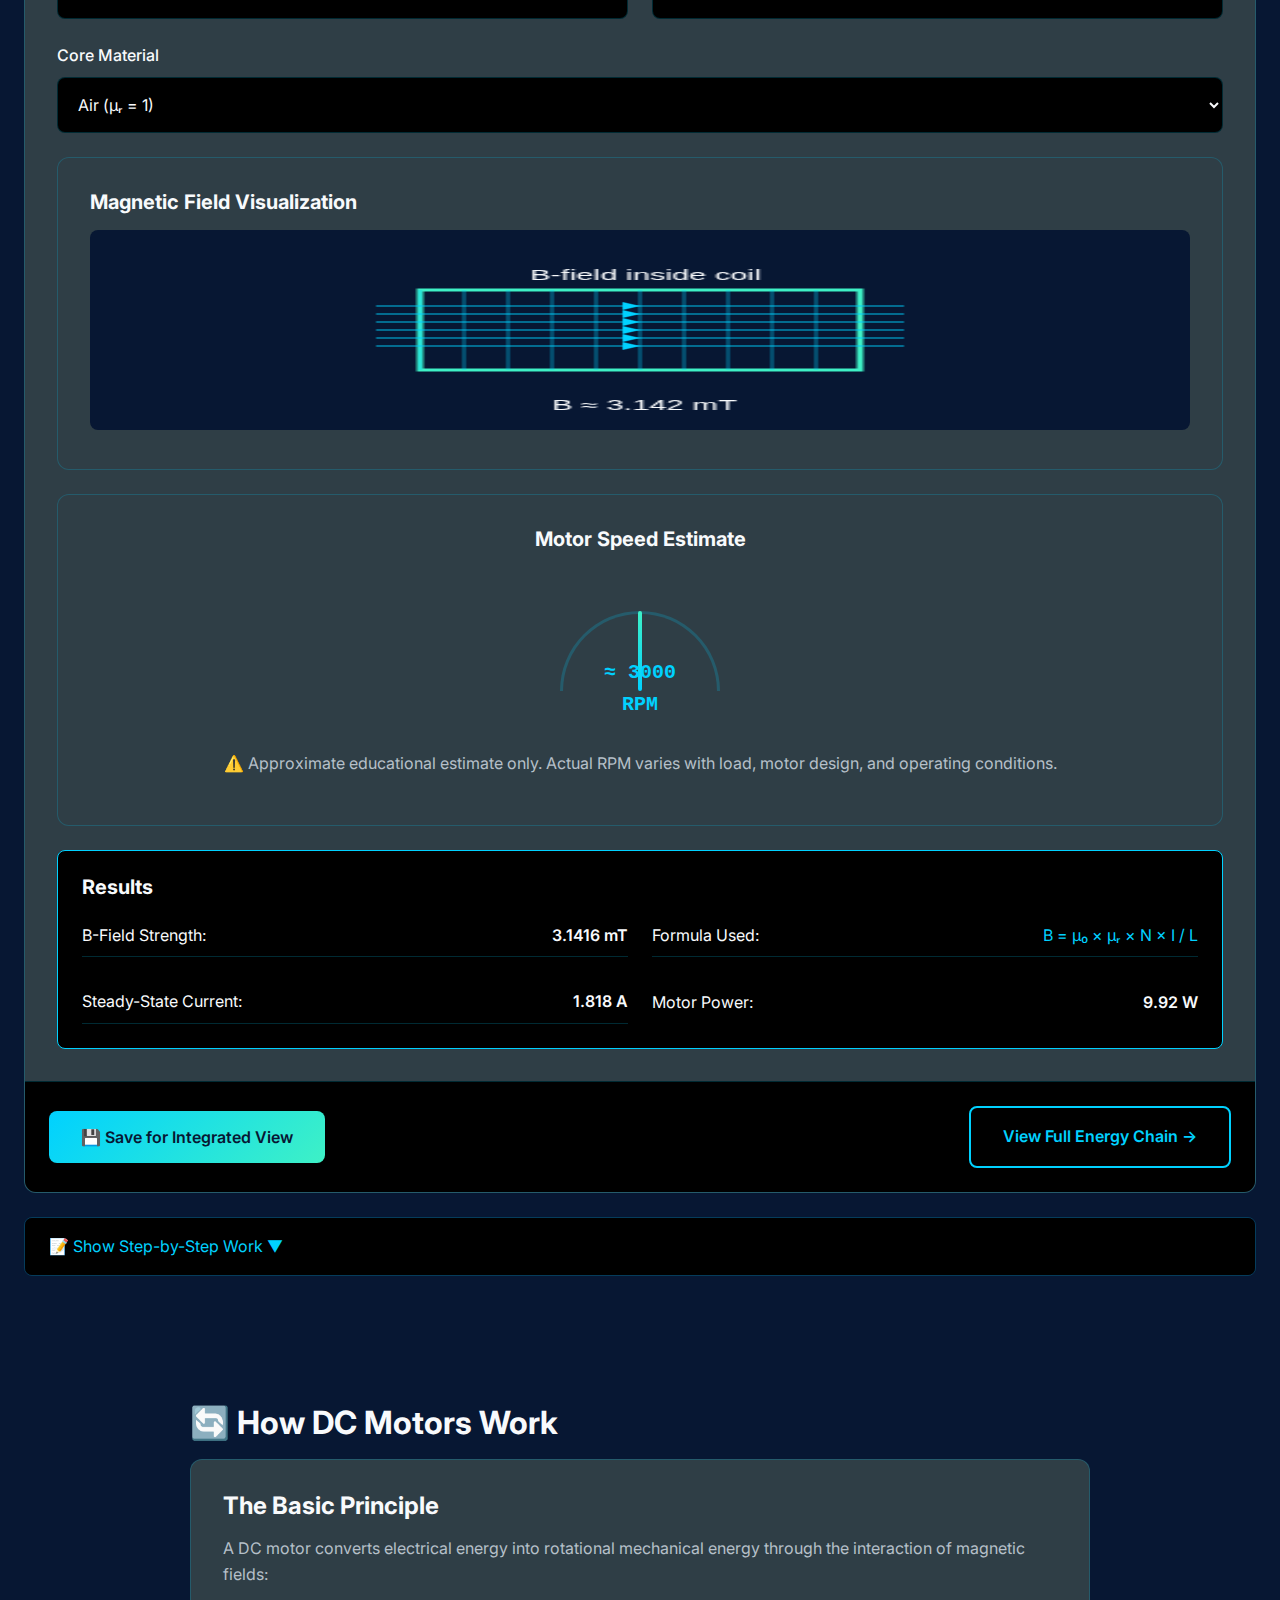
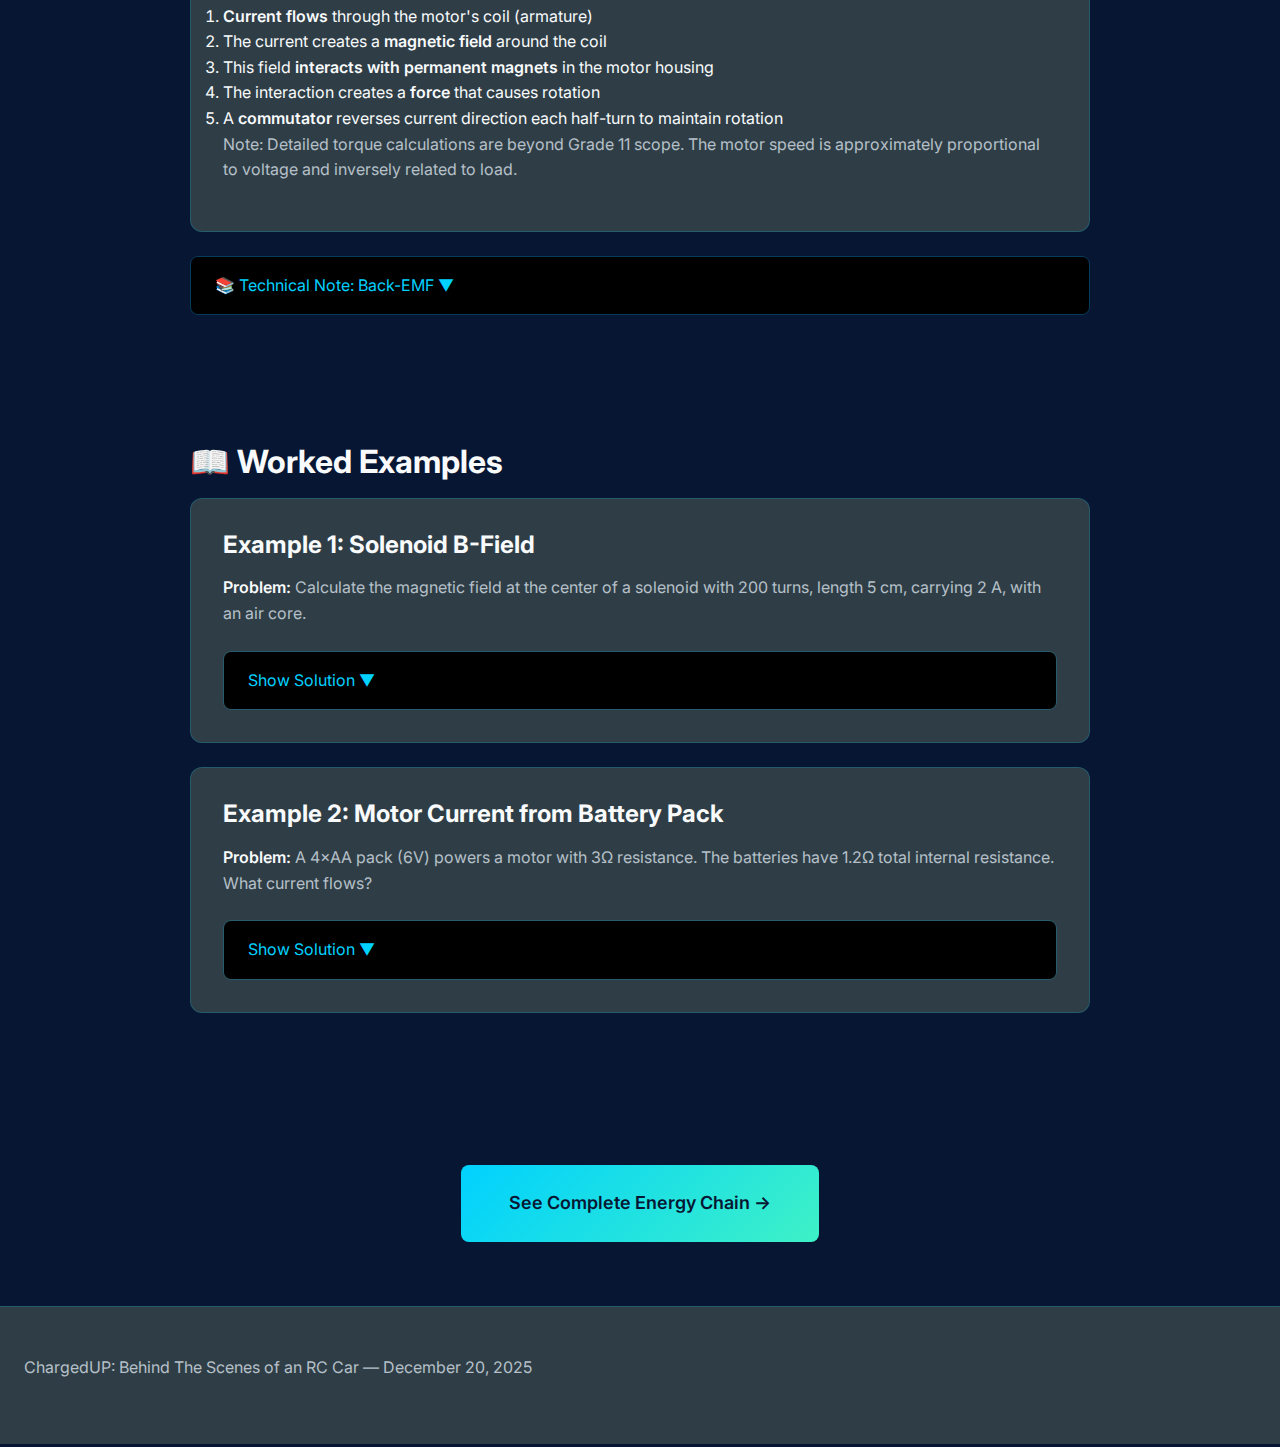
<file: physics.html>
<!DOCTYPE html>
<html lang="en">

<head>
    <meta charset="UTF-8">
    <meta name="viewport" content="width=device-width, initial-scale=1.0">
    <title>Motor Physics | ChargedUP</title>
    <meta name="description"
        content="Explore magnetic fields and DC motor operation. See how current creates magnetic fields that power your RC car motor.">

    <link rel="icon" href="assets/favicon.svg" type="image/svg+xml">
    <link rel="preconnect" href="https://fonts.googleapis.com">
    <link rel="preconnect" href="https://fonts.gstatic.com" crossorigin>
    <link href="https://fonts.googleapis.com/css2?family=Inter:wght@400;500;600;700&display=swap" rel="stylesheet">
    <link rel="stylesheet" href="styles/style.css">
</head>

<body>
    <a href="#main-content" class="skip-link">Skip to main content</a>

    <header class="header">
        <div class="header__inner">
            <a href="index.html" class="header__logo">
                <img src="assets/logo.svg" alt="" width="40" height="40">
                <span>ChargedUP</span>
            </a>
            <nav class="nav">
                <button class="nav-toggle" aria-label="Toggle menu"><span class="nav-toggle__bar"></span><span
                        class="nav-toggle__bar"></span><span class="nav-toggle__bar"></span></button>
                <ul class="nav__list">
                    <li><a href="index.html" class="nav__link">Home</a></li>
                    <li><a href="chemistry.html" class="nav__link">Chemistry</a></li>
                    <li><a href="physics.html" class="nav__link nav__link--active">Physics</a></li>
                    <li><a href="integrated.html" class="nav__link">Integrated</a></li>
                    <li><a href="simulations.html" class="nav__link">Simulations</a></li>
                    <li><a href="glossary.html" class="nav__link">Glossary</a></li>
                    <li><a href="sources.html" class="nav__link">Sources</a></li>
                    <li><a href="about.html" class="nav__link">About</a></li>
                </ul>
            </nav>
        </div>
    </header>

    <main id="main-content" class="page-wrapper">
        <div class="container">
            <section class="section">
                <h1>⚡ Motor Physics</h1>
                <p class="text-lg">Magnetic Fields & DC Motor Basics: How Current Powers Motion</p>
            </section>

            <!-- Introduction -->
            <section class="section content-container">
                <h2>Currents Create Magnetic Fields</h2>
                <p>When electric current flows through a wire, it creates a <a
                        href="glossary.html#magnetic-field">magnetic field</a> around the wire. This fundamental
                    principle, discovered by Hans Christian Ørsted in 1820, is the basis for all electric motors.</p>

                <div class="card mb-lg">
                    <h3>The Right-Hand Rule</h3>
                    <p>To predict the direction of the magnetic field around a current-carrying wire:</p>
                    <ol>
                        <li>Point your <strong>thumb</strong> in the direction of current flow (conventional current, +
                            to −)</li>
                        <li>Your <strong>fingers curl</strong> in the direction of the magnetic field lines</li>
                    </ol>
                </div>
            </section>

            <!-- Right-Hand Rule Demo -->
            <section class="section">
                <h2>🖐️ Right-Hand Rule Demonstration</h2>
                <div class="card">
                    <div class="flex gap-md mb-md">
                        <button class="btn btn--sm btn--primary"
                            onclick="window.ChargedUP?.RightHandRuleDemonstrator && rightHandRuleDemo?.setMode('wire')">Straight
                            Wire</button>
                        <button class="btn btn--sm btn--ghost"
                            onclick="window.ChargedUP?.RightHandRuleDemonstrator && rightHandRuleDemo?.setMode('loop')">Current
                            Loop</button>
                    </div>
                    <canvas id="rhr-canvas" width="600" height="250"
                        style="width:100%; max-height:250px; background:#071733; border-radius:8px;"></canvas>
                </div>
            </section>

            <!-- B-Field Formulas -->
            <section class="section content-container">
                <h2>📐 Magnetic Field Formulas</h2>

                <div class="grid grid--2">
                    <div class="card">
                        <h4>Straight Wire</h4>
                        <pre><code>B = μ₀ × I / (2πr)</code></pre>
                        <p class="text-sm text-muted">B = field strength (T), I = current (A), r = distance from wire
                            (m)</p>
                    </div>

                    <div class="card">
                        <h4>Solenoid (Coil)</h4>
                        <pre><code>B = μ₀ × μᵣ × N × I / L</code></pre>
                        <p class="text-sm text-muted">N = turns, L = length (m), μᵣ = relative permeability</p>
                    </div>
                </div>

                <div class="card mt-lg">
                    <h4>Constants</h4>
                    <p><strong>μ₀</strong> (permeability of free space) = 4π × 10⁻⁷ H/m ≈ 1.257 × 10⁻⁶ H/m</p>
                    <p><strong>μᵣ</strong> (relative permeability): Air ≈ 1, Ferrite ≈ 2000, Iron ≈ 4000</p>
                </div>
            </section>

            <!-- Fun Facts -->
            <section class="section">
                <h2>💡 Did You Know?</h2>
                <div class="grid grid--2">
                    <div class="card" style="border-left: 4px solid var(--color-accent-cyan);">
                        <h4>🧲 Earth is a Giant Magnet</h4>
                        <p>Earth's magnetic field is created by electric currents in its molten iron outer core—the same
                            principle as in electromagnets! It's about <strong>25-65 microtesla</strong> at the surface.
                        </p>
                    </div>
                    <div class="card" style="border-left: 4px solid var(--color-accent-teal);">
                        <h4>🚄 Maglev Trains</h4>
                        <p>Maglev trains use powerful electromagnets to <strong>levitate above the track</strong>! The
                            Japanese L0 Series can reach speeds over 600 km/h using this technology.</p>
                    </div>
                    <div class="card" style="border-left: 4px solid var(--color-accent-cyan);">
                        <h4>🏥 MRI Machines</h4>
                        <p>MRI machines use magnetic fields about <strong>60,000 times stronger</strong> than Earth's
                            field to create detailed images of your body—without radiation!</p>
                    </div>
                    <div class="card" style="border-left: 4px solid var(--color-accent-teal);">
                        <h4>🔌 First Electric Motor: 1821</h4>
                        <p>Michael Faraday built the first electric motor in 1821—just one year after Ørsted discovered
                            that currents create magnetic fields. It was incredibly simple: just a wire dipping into
                            mercury!</p>
                    </div>
                </div>
            </section>

            <!-- Motor Simulator -->
            <section class="section" id="motor-simulator">
                <h2>🔧 Motor & Magnetic Field Simulator</h2>

                <div class="calculator-panel">
                    <div class="calculator-panel__header">
                        <h3 class="calculator-panel__title">DC Motor Simulator</h3>
                        <div class="flex gap-sm flex--wrap">
                            <button class="btn btn--sm btn--ghost preset-btn" data-motor-preset="small-dc-motor">RC Car
                                Motor</button>
                            <button class="btn btn--sm btn--ghost preset-btn" data-motor-preset="hobby-motor">Hobby
                                Motor</button>
                            <button class="btn btn--sm btn--ghost preset-btn" data-motor-preset="demo-solenoid">Demo
                                Coil</button>
                        </div>
                    </div>

                    <div class="calculator-panel__body">
                        <!-- Import from Chemistry -->
                        <div class="form-group">
                            <label class="form-check">
                                <input type="checkbox" id="import-from-battery">
                                <span>Import voltage/current from Battery Calculator</span>
                            </label>
                        </div>

                        <div class="input-grid">
                            <div class="form-group">
                                <label class="form-label">Supply Voltage (V)</label>
                                <input type="number" id="input-supply-voltage" class="form-input form-input--number"
                                    value="6" min="0" step="0.5">
                            </div>
                            <div class="form-group">
                                <label class="form-label">Current: <span id="display-current">1.0 A</span></label>
                                <input type="range" id="input-current" class="range-slider" min="0.1" max="3" step="0.1"
                                    value="1">
                            </div>
                        </div>

                        <div class="input-grid">
                            <div class="form-group">
                                <label class="form-label">Motor/Coil Resistance (Ω)</label>
                                <input type="number" id="input-motor-r" class="form-input form-input--number" value="3"
                                    min="0.1" step="0.5">
                            </div>
                            <div class="form-group">
                                <label class="form-label">Battery Internal R (Ω)</label>
                                <input type="number" id="input-battery-r" class="form-input form-input--number"
                                    value="0.3" min="0" step="0.1">
                            </div>
                        </div>

                        <div class="input-grid">
                            <div class="form-group">
                                <label class="form-label">Coil Turns (N)</label>
                                <input type="number" id="input-coil-turns" class="form-input form-input--number"
                                    value="50" min="1" step="10">
                            </div>
                            <div class="form-group">
                                <label class="form-label">Coil Length (cm)</label>
                                <input type="number" id="input-coil-length" class="form-input form-input--number"
                                    value="2" min="0.5" step="0.5">
                            </div>
                        </div>

                        <div class="form-group">
                            <label class="form-label">Core Material</label>
                            <select id="input-material" class="form-select">
                                <option value="air">Air (μᵣ = 1)</option>
                                <option value="ferrite">Ferrite (μᵣ ≈ 2000)</option>
                                <option value="iron">Iron (μᵣ ≈ 4000)</option>
                            </select>
                        </div>

                        <!-- Field Visualization -->
                        <div class="card mb-lg">
                            <h4>Magnetic Field Visualization</h4>
                            <canvas id="field-canvas" width="500" height="200"
                                style="width:100%; max-height:200px; border-radius:8px;"></canvas>
                        </div>

                        <!-- Motor Speed Gauge -->
                        <div class="card mb-lg text-center">
                            <h4>Motor Speed Estimate</h4>
                            <div class="motor-gauge" style="margin: 20px auto;">
                                <div class="motor-gauge__scale"></div>
                                <div class="motor-gauge__dial" id="gauge-dial"></div>
                                <div class="motor-gauge__value" id="gauge-value">≈ 0 RPM</div>
                            </div>
                            <p class="text-muted text-sm" id="gauge-label" style="margin-top: 60px;">⚠️ Approximate
                                educational estimate only</p>
                        </div>

                        <!-- Results -->
                        <div class="results-panel">
                            <h4 class="mb-md">Results</h4>
                            <div class="grid grid--2">
                                <div class="result-item">
                                    <span>B-Field Strength:</span>
                                    <strong id="result-b-field">— mT</strong>
                                </div>
                                <div class="result-item">
                                    <span>Formula Used:</span>
                                    <span id="result-formula" class="text-cyan">B = μ₀μᵣNI/L</span>
                                </div>
                                <div class="result-item">
                                    <span>Steady-State Current:</span>
                                    <strong id="result-current">— A</strong>
                                </div>
                                <div class="result-item">
                                    <span>Motor Power:</span>
                                    <strong id="result-power">— W</strong>
                                </div>
                            </div>
                        </div>
                    </div>

                    <div class="calculator-panel__footer">
                        <button id="btn-save-for-integrated" class="btn btn--primary">💾 Save for Integrated
                            View</button>
                        <a href="integrated.html" class="btn btn--secondary">View Full Energy Chain →</a>
                    </div>
                </div>

                <details class="show-work mt-lg">
                    <summary class="show-work__header"><span class="show-work__toggle">📝 Show Step-by-Step Work
                            ▼</span></summary>
                    <div class="show-work__content" id="physics-work-steps">
                        <p class="text-muted">Adjust inputs above to see calculations.</p>
                    </div>
                </details>
            </section>

            <!-- DC Motor Conceptual -->
            <section class="section content-container">
                <h2>🔄 How DC Motors Work</h2>

                <div class="card mb-lg">
                    <h3>The Basic Principle</h3>
                    <p>A DC motor converts electrical energy into rotational mechanical energy through the interaction
                        of magnetic fields:</p>
                    <ol>
                        <li><strong>Current flows</strong> through the motor's coil (armature)</li>
                        <li>The current creates a <strong>magnetic field</strong> around the coil</li>
                        <li>This field <strong>interacts with permanent magnets</strong> in the motor housing</li>
                        <li>The interaction creates a <strong>force</strong> that causes rotation</li>
                        <li>A <strong>commutator</strong> reverses current direction each half-turn to maintain rotation
                        </li>
                    </ol>
                    <p class="text-muted text-sm">Note: Detailed torque calculations are beyond Grade 11 scope. The
                        motor speed is approximately proportional to voltage and inversely related to load.</p>
                </div>

                <details class="show-work">
                    <summary class="show-work__header"><span class="show-work__toggle">📚 Technical Note: Back-EMF
                            ▼</span></summary>
                    <div class="show-work__content">
                        <h4>Back-EMF (Counter Electromotive Force)</h4>
                        <p>As the motor spins, it acts like a generator and produces a voltage that <em>opposes</em> the
                            supply voltage. This is called back-EMF.</p>
                        <ul>
                            <li><strong>At startup:</strong> No rotation → no back-EMF → high current (limited by
                                resistance)</li>
                            <li><strong>At speed:</strong> High rotation → high back-EMF → reduced current</li>
                            <li><strong>Under load:</strong> Motor slows → less back-EMF → more current to overcome load
                            </li>
                        </ul>
                        <p>This explains why motors draw more current when starting or under heavy load.</p>
                        <pre><code>V_supply = I × R + V_back-EMF</code></pre>
                    </div>
                </details>
            </section>

            <!-- Worked Examples -->
            <section class="section content-container">
                <h2>📖 Worked Examples</h2>

                <div class="card worked-example mb-lg">
                    <h3>Example 1: Solenoid B-Field</h3>
                    <p><strong>Problem:</strong> Calculate the magnetic field at the center of a solenoid with 200
                        turns, length 5 cm, carrying 2 A, with an air core.</p>
                    <details class="show-work">
                        <summary class="show-work__header"><span class="show-work__toggle">Show Solution ▼</span>
                        </summary>
                        <div class="show-work__content">
                            <p><strong>Given:</strong> N = 200, L = 0.05 m, I = 2 A, μᵣ = 1</p>
                            <pre><code>B = μ₀ × μᵣ × N × I / L
B = (4π × 10⁻⁷) × 1 × 200 × 2 / 0.05
B = 1.005 × 10⁻² T = 10.05 mT</code></pre>
                            <p><strong>Answer:</strong> B ≈ 10 mT</p>
                        </div>
                    </details>
                </div>

                <div class="card worked-example mb-lg">
                    <h3>Example 2: Motor Current from Battery Pack</h3>
                    <p><strong>Problem:</strong> A 4×AA pack (6V) powers a motor with 3Ω resistance. The batteries have
                        1.2Ω total internal resistance. What current flows?</p>
                    <details class="show-work">
                        <summary class="show-work__header"><span class="show-work__toggle">Show Solution ▼</span>
                        </summary>
                        <div class="show-work__content">
                            <pre><code>I = V / (R_motor + R_internal)
I = 6 V / (3 Ω + 1.2 Ω)
I = 6 / 4.2 = 1.43 A</code></pre>
                            <p><strong>Answer:</strong> I ≈ 1.4 A</p>
                        </div>
                    </details>
                </div>
            </section>

            <section class="section text-center">
                <a href="integrated.html" class="btn btn--primary btn--lg">See Complete Energy Chain →</a>
            </section>
        </div>
    </main>

    <footer class="footer">
        <div class="container">
            <p>ChargedUP: Behind The Scenes of an RC Car — December 20, 2025</p>
        </div>
    </footer>

    <script src="scripts/main.js"></script>
    <script src="scripts/physics.js"></script>
</body>

</html>
</file>
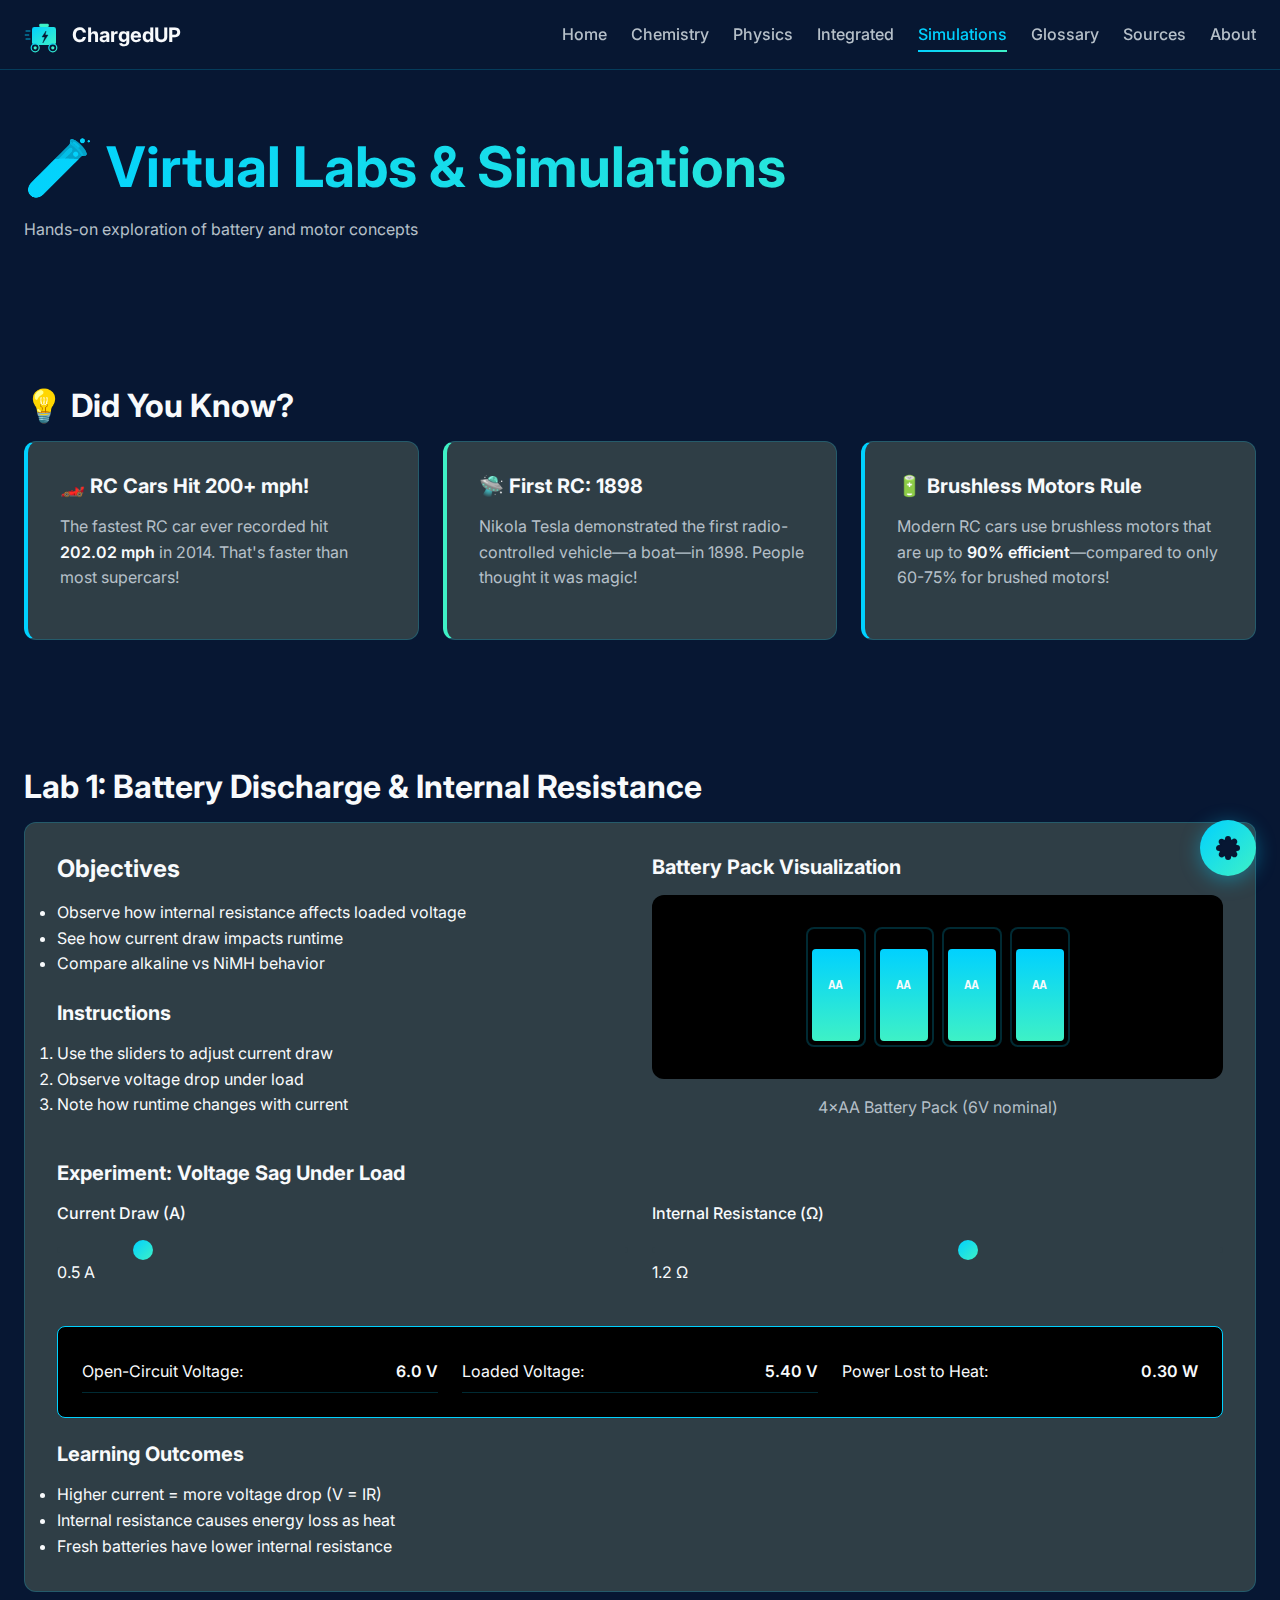
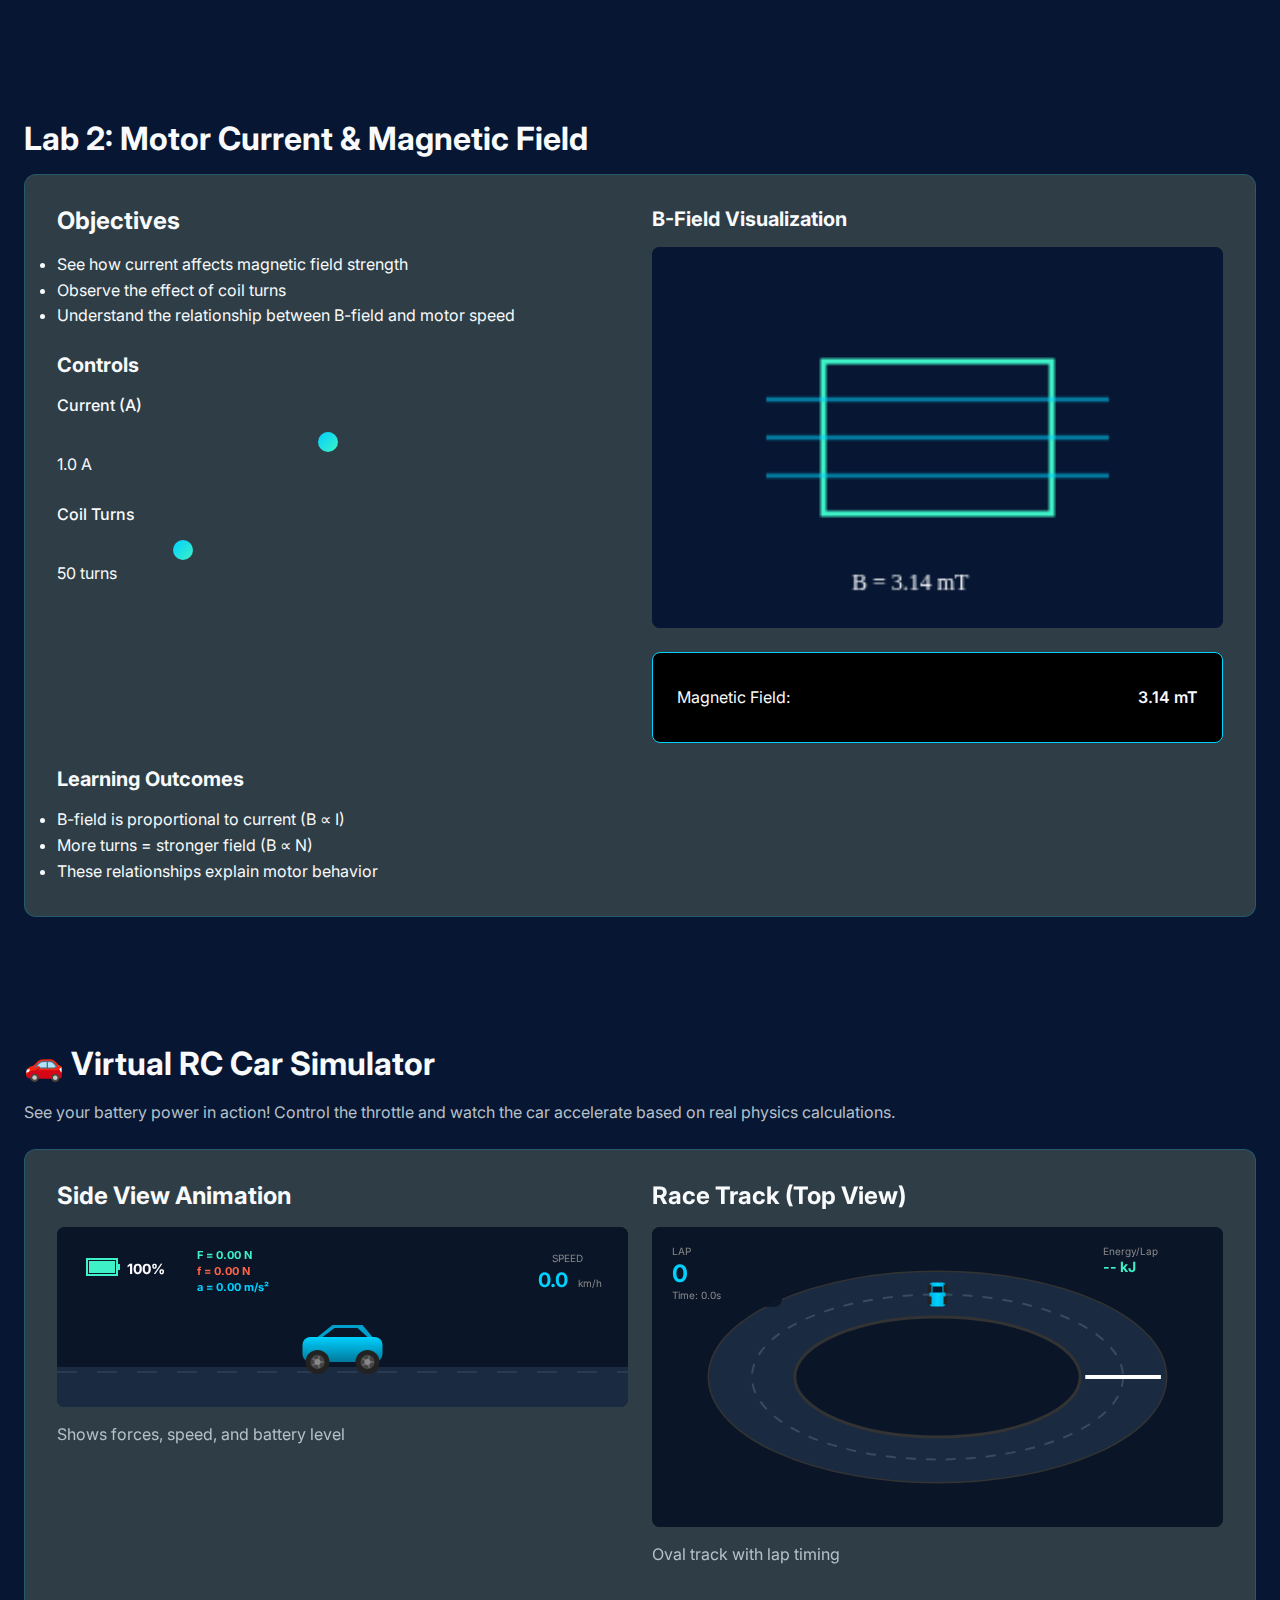
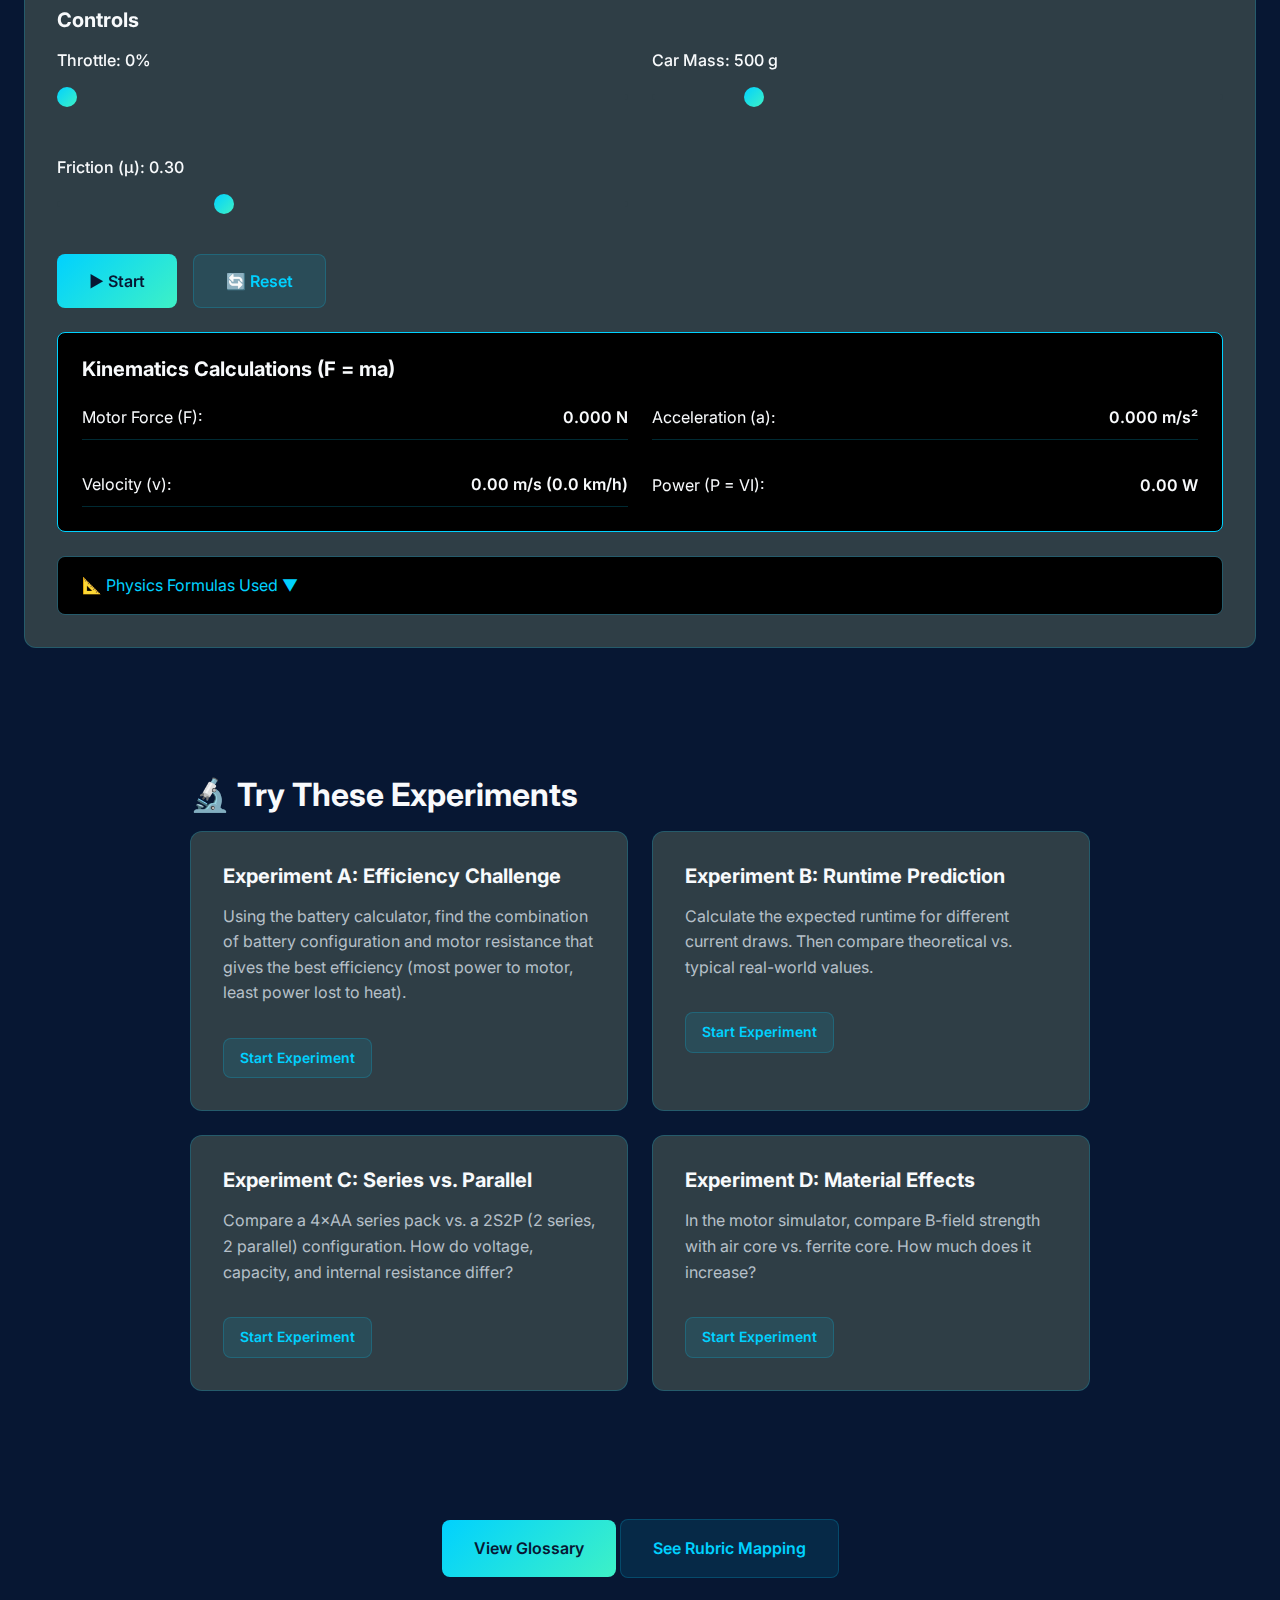
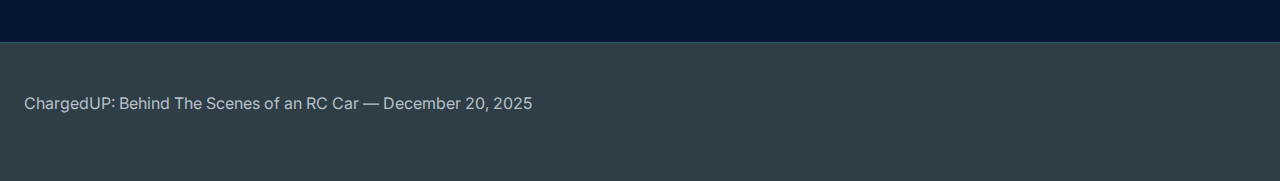
<file: simulations.html>
<!DOCTYPE html>
<html lang="en">

<head>
    <meta charset="UTF-8">
    <meta name="viewport" content="width=device-width, initial-scale=1.0">
    <title>Virtual Labs | ChargedUP</title>
    <meta name="description"
        content="Interactive virtual labs for exploring battery chemistry and motor physics concepts.">

    <link rel="icon" href="assets/favicon.svg" type="image/svg+xml">
    <link rel="preconnect" href="https://fonts.googleapis.com">
    <link rel="preconnect" href="https://fonts.gstatic.com" crossorigin>
    <link href="https://fonts.googleapis.com/css2?family=Inter:wght@400;500;600;700&display=swap" rel="stylesheet">
    <link rel="stylesheet" href="styles/style.css">
</head>

<body>
    <a href="#main-content" class="skip-link">Skip to main content</a>

    <header class="header">
        <div class="header__inner">
            <a href="index.html" class="header__logo">
                <img src="assets/logo.svg" alt="" width="40" height="40">
                <span>ChargedUP</span>
            </a>
            <nav class="nav">
                <button class="nav-toggle" aria-label="Toggle menu"><span class="nav-toggle__bar"></span><span
                        class="nav-toggle__bar"></span><span class="nav-toggle__bar"></span></button>
                <ul class="nav__list">
                    <li><a href="index.html" class="nav__link">Home</a></li>
                    <li><a href="chemistry.html" class="nav__link">Chemistry</a></li>
                    <li><a href="physics.html" class="nav__link">Physics</a></li>
                    <li><a href="integrated.html" class="nav__link">Integrated</a></li>
                    <li><a href="simulations.html" class="nav__link nav__link--active">Simulations</a></li>
                    <li><a href="glossary.html" class="nav__link">Glossary</a></li>
                    <li><a href="sources.html" class="nav__link">Sources</a></li>
                    <li><a href="about.html" class="nav__link">About</a></li>
                </ul>
            </nav>
        </div>
    </header>

    <main id="main-content" class="page-wrapper">
        <div class="container">
            <section class="section">
                <h1>🧪 Virtual Labs & Simulations</h1>
                <p class="text-lg">Hands-on exploration of battery and motor concepts</p>
            </section>

            <!-- Fun Facts -->
            <section class="section">
                <h2>💡 Did You Know?</h2>
                <div class="grid grid--3">
                    <div class="card" style="border-left: 4px solid var(--color-accent-cyan);">
                        <h4>🏎️ RC Cars Hit 200+ mph!</h4>
                        <p>The fastest RC car ever recorded hit <strong>202.02 mph</strong> in 2014. That's faster than
                            most supercars!</p>
                    </div>
                    <div class="card" style="border-left: 4px solid var(--color-accent-teal);">
                        <h4>🛸 First RC: 1898</h4>
                        <p>Nikola Tesla demonstrated the first radio-controlled vehicle—a boat—in 1898. People thought
                            it was magic!</p>
                    </div>
                    <div class="card" style="border-left: 4px solid var(--color-accent-cyan);">
                        <h4>🔋 Brushless Motors Rule</h4>
                        <p>Modern RC cars use brushless motors that are up to <strong>90% efficient</strong>—compared to
                            only 60-75% for brushed motors!</p>
                    </div>
                </div>
            </section>

            <!-- Lab 1: Battery Discharge -->
            <section class="section">
                <h2>Lab 1: Battery Discharge & Internal Resistance</h2>

                <div class="card">
                    <div class="grid grid--2">
                        <div>
                            <h3>Objectives</h3>
                            <ul>
                                <li>Observe how internal resistance affects loaded voltage</li>
                                <li>See how current draw impacts runtime</li>
                                <li>Compare alkaline vs NiMH behavior</li>
                            </ul>

                            <h4 class="mt-lg">Instructions</h4>
                            <ol>
                                <li>Use the sliders to adjust current draw</li>
                                <li>Observe voltage drop under load</li>
                                <li>Note how runtime changes with current</li>
                            </ol>
                        </div>

                        <div>
                            <h4>Battery Pack Visualization</h4>
                            <div class="battery-pack"
                                style="background: var(--color-bg-tertiary); border-radius: 12px; padding: 2rem;">
                                <div class="battery-cell">
                                    <div class="battery-cell__terminal"></div>
                                    <div class="battery-cell__level" style="height: 80%;"></div>
                                    <span class="battery-cell__label">AA</span>
                                </div>
                                <div class="battery-cell">
                                    <div class="battery-cell__terminal"></div>
                                    <div class="battery-cell__level" style="height: 80%;"></div>
                                    <span class="battery-cell__label">AA</span>
                                </div>
                                <div class="battery-cell">
                                    <div class="battery-cell__terminal"></div>
                                    <div class="battery-cell__level" style="height: 80%;"></div>
                                    <span class="battery-cell__label">AA</span>
                                </div>
                                <div class="battery-cell">
                                    <div class="battery-cell__terminal"></div>
                                    <div class="battery-cell__level" style="height: 80%;"></div>
                                    <span class="battery-cell__label">AA</span>
                                </div>
                            </div>
                            <p class="text-center text-muted text-sm mt-md">4×AA Battery Pack (6V nominal)</p>
                        </div>
                    </div>

                    <div class="mt-lg">
                        <h4>Experiment: Voltage Sag Under Load</h4>
                        <div class="input-grid">
                            <div class="form-group">
                                <label class="form-label">Current Draw (A)</label>
                                <input type="range" class="range-slider" min="0.1" max="3" step="0.1" value="0.5"
                                    id="lab1-current">
                                <span id="lab1-current-display">0.5 A</span>
                            </div>
                            <div class="form-group">
                                <label class="form-label">Internal Resistance (Ω)</label>
                                <input type="range" class="range-slider" min="0.2" max="2" step="0.1" value="1.2"
                                    id="lab1-resistance">
                                <span id="lab1-resistance-display">1.2 Ω</span>
                            </div>
                        </div>

                        <div class="results-panel mt-md">
                            <div class="grid grid--3">
                                <div class="result-item">
                                    <span>Open-Circuit Voltage:</span>
                                    <strong>6.0 V</strong>
                                </div>
                                <div class="result-item">
                                    <span>Loaded Voltage:</span>
                                    <strong id="lab1-loaded-v">5.4 V</strong>
                                </div>
                                <div class="result-item">
                                    <span>Power Lost to Heat:</span>
                                    <strong id="lab1-power-loss">0.3 W</strong>
                                </div>
                            </div>
                        </div>
                    </div>

                    <div class="mt-lg">
                        <h4>Learning Outcomes</h4>
                        <ul>
                            <li>Higher current = more voltage drop (V = IR)</li>
                            <li>Internal resistance causes energy loss as heat</li>
                            <li>Fresh batteries have lower internal resistance</li>
                        </ul>
                    </div>
                </div>
            </section>

            <!-- Lab 2: Motor Current & B-Field -->
            <section class="section">
                <h2>Lab 2: Motor Current & Magnetic Field</h2>

                <div class="card">
                    <div class="grid grid--2">
                        <div>
                            <h3>Objectives</h3>
                            <ul>
                                <li>See how current affects magnetic field strength</li>
                                <li>Observe the effect of coil turns</li>
                                <li>Understand the relationship between B-field and motor speed</li>
                            </ul>

                            <h4 class="mt-lg">Controls</h4>
                            <div class="form-group">
                                <label class="form-label">Current (A)</label>
                                <input type="range" class="range-slider" min="0.1" max="2" step="0.1" value="1"
                                    id="lab2-current">
                                <span id="lab2-current-display">1.0 A</span>
                            </div>
                            <div class="form-group">
                                <label class="form-label">Coil Turns</label>
                                <input type="range" class="range-slider" min="10" max="200" step="10" value="50"
                                    id="lab2-turns">
                                <span id="lab2-turns-display">50 turns</span>
                            </div>
                        </div>

                        <div>
                            <h4>B-Field Visualization</h4>
                            <canvas id="lab2-canvas" width="300" height="200"
                                style="width:100%; background:#071733; border-radius:8px;"></canvas>

                            <div class="results-panel mt-md">
                                <div class="result-item">
                                    <span>Magnetic Field:</span>
                                    <strong id="lab2-bfield">3.14 mT</strong>
                                </div>
                            </div>
                        </div>
                    </div>

                    <div class="mt-lg">
                        <h4>Learning Outcomes</h4>
                        <ul>
                            <li>B-field is proportional to current (B ∝ I)</li>
                            <li>More turns = stronger field (B ∝ N)</li>
                            <li>These relationships explain motor behavior</li>
                        </ul>
                    </div>
                </div>
            </section>

            <!-- RC Car Simulator -->
            <section class="section" id="rc-car-simulator">
                <h2>🚗 Virtual RC Car Simulator</h2>
                <p class="mb-lg">See your battery power in action! Control the throttle and watch the car accelerate
                    based on real physics calculations.</p>

                <div class="card">
                    <div class="grid grid--2">
                        <!-- Side View -->
                        <div>
                            <h3>Side View Animation</h3>
                            <canvas id="rc-side-canvas"
                                style="width:100%; height:180px; background:#0a1628; border-radius:8px;"></canvas>
                            <p class="text-muted text-sm mt-sm">Shows forces, speed, and battery level</p>
                        </div>

                        <!-- Top-Down Track -->
                        <div>
                            <h3>Race Track (Top View)</h3>
                            <canvas id="rc-track-canvas"
                                style="width:100%; height:300px; background:#0a1628; border-radius:8px;"></canvas>
                            <p class="text-muted text-sm mt-sm">Oval track with lap timing</p>
                        </div>
                    </div>

                    <!-- Controls -->
                    <div class="mt-lg">
                        <h4>Controls</h4>
                        <div class="input-grid">
                            <div class="form-group">
                                <label class="form-label">Throttle: <span id="rc-throttle-display">0%</span></label>
                                <input type="range" id="rc-throttle" class="range-slider" min="0" max="100" value="0">
                            </div>
                            <div class="form-group">
                                <label class="form-label">Car Mass: <span id="rc-mass-display">500 g</span></label>
                                <input type="range" id="rc-mass" class="range-slider" min="200" max="2000" value="500">
                            </div>
                            <div class="form-group">
                                <label class="form-label">Friction (μ): <span
                                        id="rc-friction-display">0.30</span></label>
                                <input type="range" id="rc-friction" class="range-slider" min="0.1" max="0.8"
                                    step="0.05" value="0.3">
                            </div>
                        </div>

                        <div class="flex gap-md mt-md">
                            <button id="rc-start" class="btn btn--primary">▶ Start</button>
                            <button id="rc-reset" class="btn btn--ghost">🔄 Reset</button>
                        </div>
                    </div>

                    <!-- Kinematics Results -->
                    <div class="results-panel mt-lg">
                        <h4 class="mb-md">Kinematics Calculations (F = ma)</h4>
                        <div class="grid grid--2">
                            <div class="result-item">
                                <span>Motor Force (F):</span>
                                <strong id="rc-result-force">0.000 N</strong>
                            </div>
                            <div class="result-item">
                                <span>Acceleration (a):</span>
                                <strong id="rc-result-accel">0.000 m/s²</strong>
                            </div>
                            <div class="result-item">
                                <span>Velocity (v):</span>
                                <strong id="rc-result-velocity">0.00 m/s</strong>
                            </div>
                            <div class="result-item">
                                <span>Power (P = VI):</span>
                                <strong id="rc-result-power">0.00 W</strong>
                            </div>
                        </div>
                    </div>

                    <!-- Formulas Used -->
                    <details class="show-work mt-lg">
                        <summary class="show-work__header">
                            <span class="show-work__toggle">📐 Physics Formulas Used ▼</span>
                        </summary>
                        <div class="show-work__content">
                            <div class="grid grid--2">
                                <div>
                                    <h4>Newton's 2nd Law</h4>
                                    <pre><code>F = m × a
a = F_net / m</code></pre>
                                </div>
                                <div>
                                    <h4>Force from Torque</h4>
                                    <pre><code>F_motor = τ / r
τ = torque, r = wheel radius</code></pre>
                                </div>
                                <div>
                                    <h4>Friction Force</h4>
                                    <pre><code>f = μ × N = μ × m × g
(opposes motion)</code></pre>
                                </div>
                                <div>
                                    <h4>Kinematics</h4>
                                    <pre><code>v = v₀ + at
x = x₀ + vt</code></pre>
                                </div>
                            </div>
                        </div>
                    </details>
                </div>
            </section>

            <!-- Experiment Ideas -->
            <section class="section content-container">
                <h2>🔬 Try These Experiments</h2>

                <div class="grid grid--2">
                    <div class="card">
                        <h4>Experiment A: Efficiency Challenge</h4>
                        <p>Using the battery calculator, find the combination of battery configuration and motor
                            resistance that gives the best efficiency (most power to motor, least power lost to heat).
                        </p>
                        <a href="chemistry.html" class="btn btn--sm btn--ghost mt-md">Start Experiment</a>
                    </div>

                    <div class="card">
                        <h4>Experiment B: Runtime Prediction</h4>
                        <p>Calculate the expected runtime for different current draws. Then compare theoretical vs.
                            typical real-world values.</p>
                        <a href="chemistry.html" class="btn btn--sm btn--ghost mt-md">Start Experiment</a>
                    </div>

                    <div class="card">
                        <h4>Experiment C: Series vs. Parallel</h4>
                        <p>Compare a 4×AA series pack vs. a 2S2P (2 series, 2 parallel) configuration. How do voltage,
                            capacity, and internal resistance differ?</p>
                        <a href="chemistry.html" class="btn btn--sm btn--ghost mt-md">Start Experiment</a>
                    </div>

                    <div class="card">
                        <h4>Experiment D: Material Effects</h4>
                        <p>In the motor simulator, compare B-field strength with air core vs. ferrite core. How much
                            does it increase?</p>
                        <a href="physics.html" class="btn btn--sm btn--ghost mt-md">Start Experiment</a>
                    </div>
                </div>
            </section>

            <section class="section text-center">
                <a href="glossary.html" class="btn btn--primary">View Glossary</a>
                <a href="about.html" class="btn btn--ghost">See Rubric Mapping</a>
            </section>
        </div>
    </main>

    <footer class="footer">
        <div class="container">
            <p>ChargedUP: Behind The Scenes of an RC Car — December 20, 2025</p>
        </div>
    </footer>

    <script src="scripts/main.js"></script>
    <script>
        // Lab 1: Voltage sag simulation
        document.addEventListener('DOMContentLoaded', () => {
            const lab1Current = document.getElementById('lab1-current');
            const lab1Resistance = document.getElementById('lab1-resistance');

            function updateLab1() {
                const I = parseFloat(lab1Current?.value || 0.5);
                const R = parseFloat(lab1Resistance?.value || 1.2);
                const Vopen = 6.0;
                const Vloaded = Vopen - (I * R);
                const Ploss = I * I * R;

                document.getElementById('lab1-current-display').textContent = I.toFixed(1) + ' A';
                document.getElementById('lab1-resistance-display').textContent = R.toFixed(1) + ' Ω';
                document.getElementById('lab1-loaded-v').textContent = Math.max(0, Vloaded).toFixed(2) + ' V';
                document.getElementById('lab1-power-loss').textContent = Ploss.toFixed(2) + ' W';
            }

            lab1Current?.addEventListener('input', updateLab1);
            lab1Resistance?.addEventListener('input', updateLab1);
            updateLab1();

            // Lab 2: B-field simulation
            const lab2Current = document.getElementById('lab2-current');
            const lab2Turns = document.getElementById('lab2-turns');
            const lab2Canvas = document.getElementById('lab2-canvas');

            function updateLab2() {
                const I = parseFloat(lab2Current?.value || 1);
                const N = parseInt(lab2Turns?.value || 50);
                const L = 0.02; // 2cm
                const mu0 = 4 * Math.PI * 1e-7;
                const B = mu0 * N * I / L;
                const BmT = B * 1000;

                document.getElementById('lab2-current-display').textContent = I.toFixed(1) + ' A';
                document.getElementById('lab2-turns-display').textContent = N + ' turns';
                document.getElementById('lab2-bfield').textContent = BmT.toFixed(2) + ' mT';

                // Draw simple visualization
                if (lab2Canvas) {
                    const ctx = lab2Canvas.getContext('2d');
                    const w = lab2Canvas.width;
                    const h = lab2Canvas.height;

                    ctx.fillStyle = '#071733';
                    ctx.fillRect(0, 0, w, h);

                    // Draw coil
                    ctx.strokeStyle = '#3EF1C6';
                    ctx.lineWidth = 3;
                    ctx.strokeRect(w * 0.3, h * 0.3, w * 0.4, h * 0.4);

                    // Draw field lines (intensity based on B)
                    const intensity = Math.min(BmT / 10, 1);
                    ctx.strokeStyle = `rgba(0, 209, 255, ${0.3 + intensity * 0.7})`;
                    ctx.lineWidth = 2 + intensity * 2;

                    for (let i = 0; i < 3; i++) {
                        const y = h * 0.4 + i * h * 0.1;
                        ctx.beginPath();
                        ctx.moveTo(w * 0.2, y);
                        ctx.lineTo(w * 0.8, y);
                        ctx.stroke();
                    }

                    ctx.fillStyle = '#F8FAFC';
                    ctx.font = '12px Inter';
                    ctx.fillText(`B = ${BmT.toFixed(2)} mT`, w * 0.35, h * 0.9);
                }
            }

            lab2Current?.addEventListener('input', updateLab2);
            lab2Turns?.addEventListener('input', updateLab2);
            updateLab2();
        });
    </script>
    <script src="scripts/rc-car.js"></script>
</body>

</html>
</file>
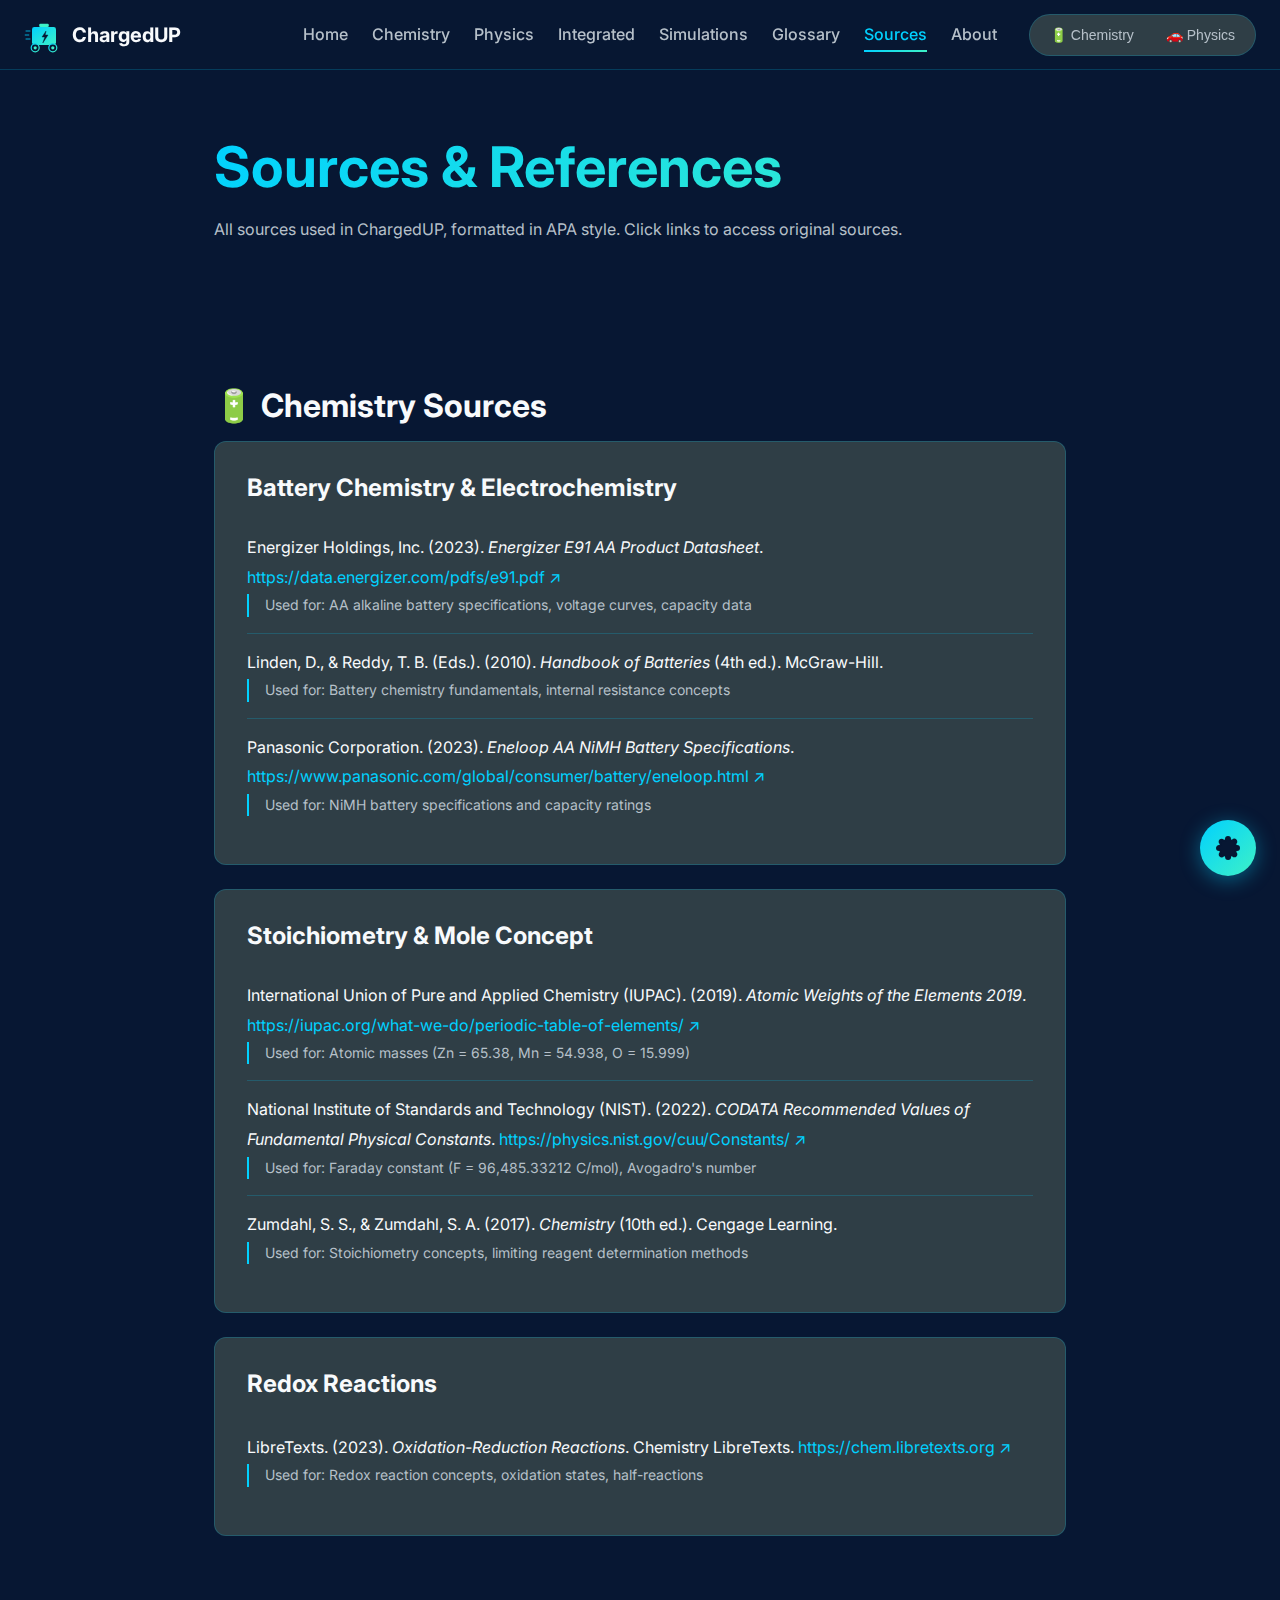
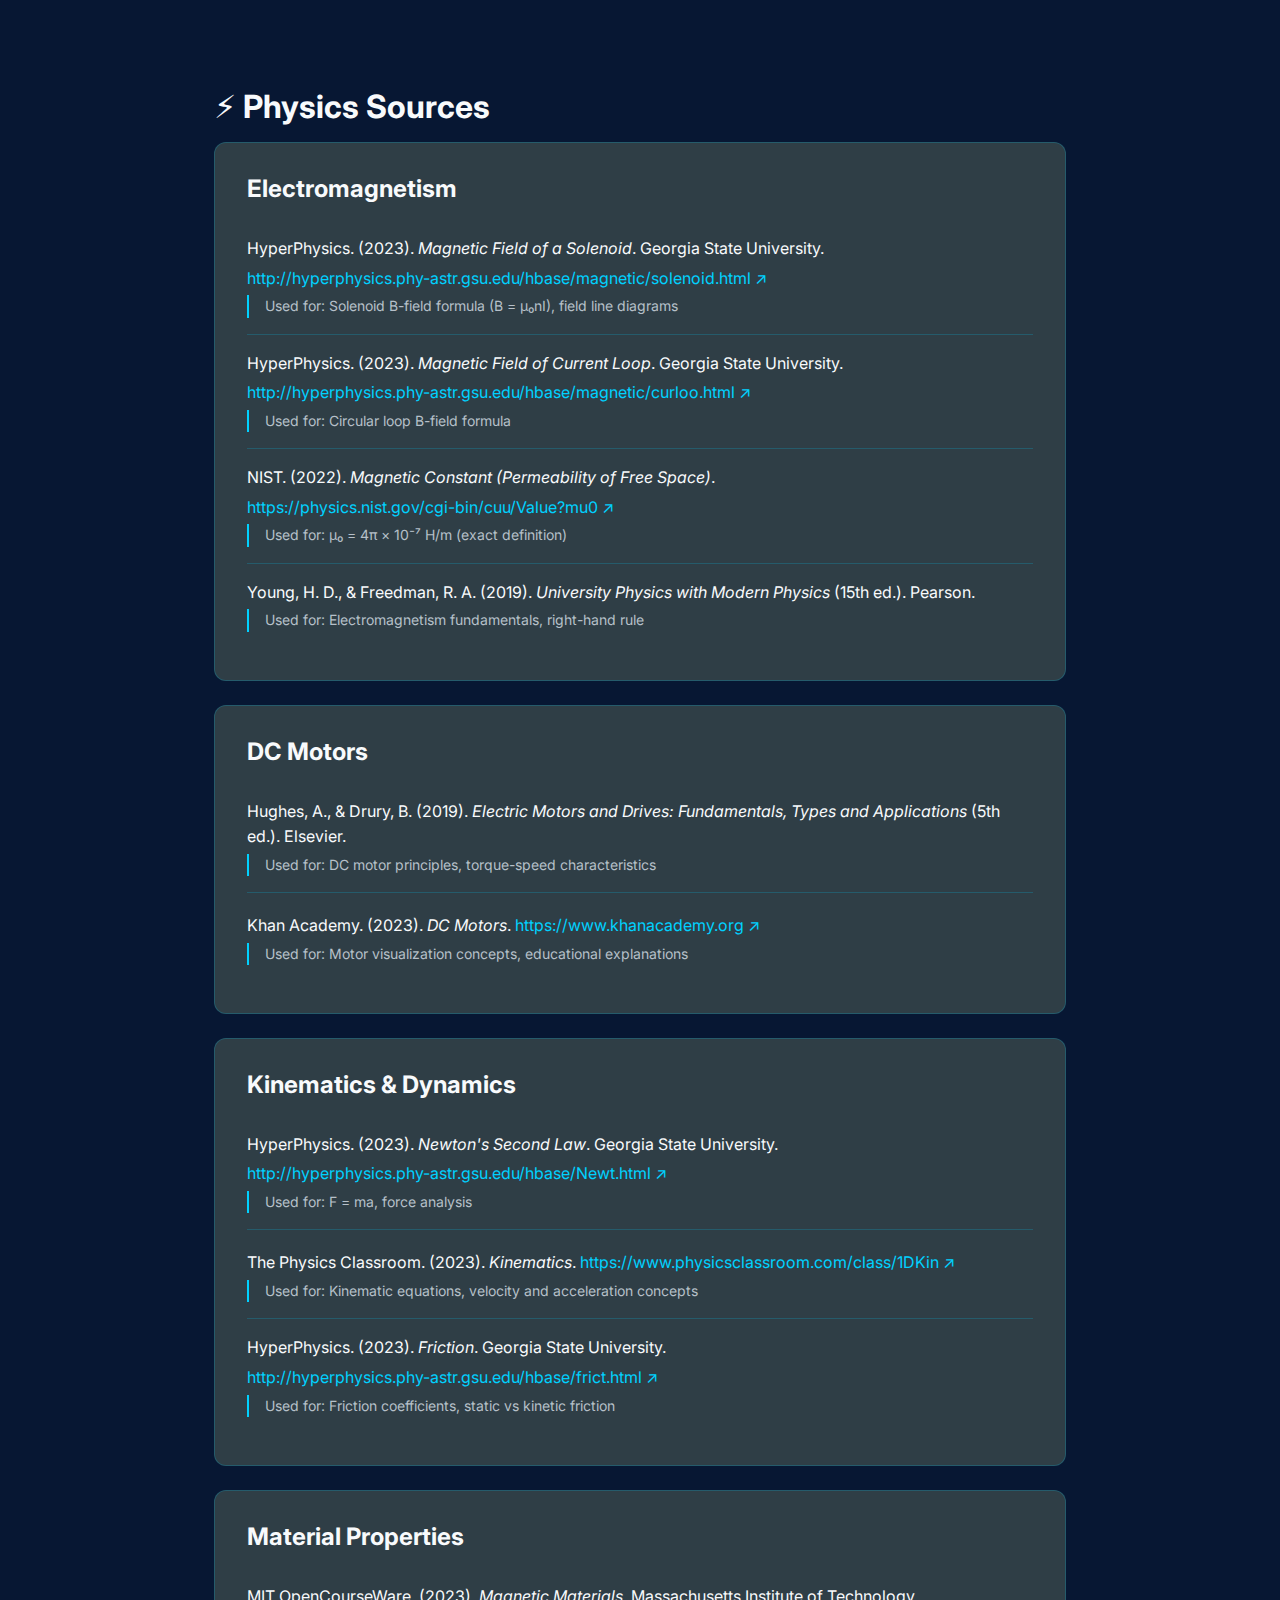
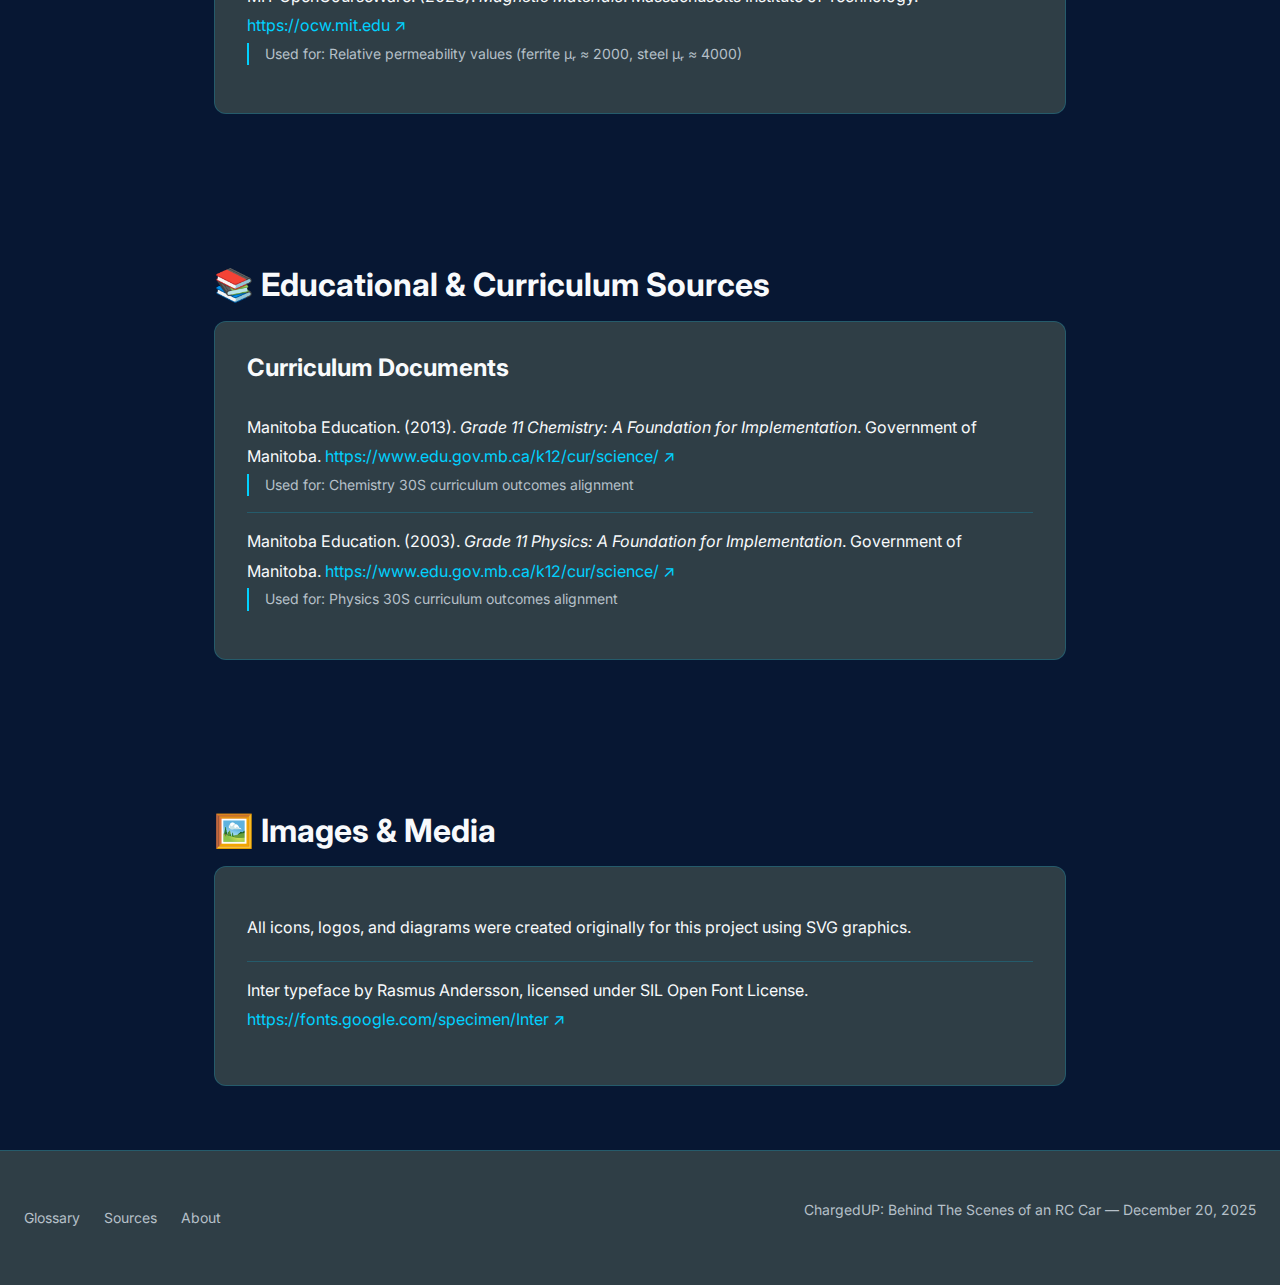
<file: sources.html>
<!DOCTYPE html>
<html lang="en" data-theme="dark">

<head>
    <meta charset="UTF-8">
    <meta name="viewport" content="width=device-width, initial-scale=1.0">
    <meta name="description" content="Sources and references for ChargedUP educational content.">
    <title>Sources & References | ChargedUP</title>

    <link rel="icon" type="image/svg+xml" href="assets/favicon.svg">
    <link rel="preconnect" href="https://fonts.googleapis.com">
    <link rel="preconnect" href="https://fonts.gstatic.com" crossorigin>
    <link href="https://fonts.googleapis.com/css2?family=Inter:wght@400;500;600;700&display=swap" rel="stylesheet">
    <link rel="stylesheet" href="styles/style.css">
</head>

<body>
    <a href="#main-content" class="skip-link">Skip to main content</a>

    <header class="header">
        <div class="header__inner">
            <a href="index.html" class="header__logo">
                <img src="assets/logo.svg" alt="" width="40" height="40">
                <span>ChargedUP</span>
            </a>

            <nav class="nav">
                <button class="nav-toggle" aria-label="Toggle navigation" aria-expanded="false">
                    <span class="nav-toggle__bar"></span>
                    <span class="nav-toggle__bar"></span>
                    <span class="nav-toggle__bar"></span>
                </button>

                <ul class="nav__list">
                    <li><a href="index.html" class="nav__link">Home</a></li>
                    <li><a href="chemistry.html" class="nav__link">Chemistry</a></li>
                    <li><a href="physics.html" class="nav__link">Physics</a></li>
                    <li><a href="integrated.html" class="nav__link">Integrated</a></li>
                    <li><a href="simulations.html" class="nav__link">Simulations</a></li>
                    <li><a href="glossary.html" class="nav__link">Glossary</a></li>
                    <li><a href="sources.html" class="nav__link nav__link--active">Sources</a></li>
                    <li><a href="about.html" class="nav__link">About</a></li>
                </ul>

                <div class="mode-toggle">
                    <button class="mode-toggle__btn" data-mode="chemistry">🔋 Chemistry</button>
                    <button class="mode-toggle__btn" data-mode="physics">🚗 Physics</button>
                </div>
            </nav>
        </div>
    </header>

    <main id="main-content" class="page-wrapper">
        <div class="container content-container">
            <div class="section">
                <h1>Sources & References</h1>
                <p class="text-muted">
                    All sources used in ChargedUP, formatted in APA style. Click links to access original sources.
                </p>
            </div>

            <!-- Chemistry Sources -->
            <section class="section" id="chemistry-sources">
                <h2>🔋 Chemistry Sources</h2>

                <div class="card mb-lg">
                    <h3>Battery Chemistry & Electrochemistry</h3>
                    <ul class="sources-list">
                        <li class="source-item">
                            <p class="source-citation">
                                Energizer Holdings, Inc. (2023). <em>Energizer E91 AA Product Datasheet</em>.
                                <a href="https://data.energizer.com/pdfs/e91.pdf" target="_blank" rel="noopener">
                                    https://data.energizer.com/pdfs/e91.pdf ↗
                                </a>
                            </p>
                            <p class="source-note text-muted">
                                Used for: AA alkaline battery specifications, voltage curves, capacity data
                            </p>
                        </li>
                        <li class="source-item">
                            <p class="source-citation">
                                Linden, D., & Reddy, T. B. (Eds.). (2010). <em>Handbook of Batteries</em> (4th ed.).
                                McGraw-Hill.
                            </p>
                            <p class="source-note text-muted">
                                Used for: Battery chemistry fundamentals, internal resistance concepts
                            </p>
                        </li>
                        <li class="source-item">
                            <p class="source-citation">
                                Panasonic Corporation. (2023). <em>Eneloop AA NiMH Battery Specifications</em>.
                                <a href="https://www.panasonic.com/global/consumer/battery/eneloop.html" target="_blank"
                                    rel="noopener">
                                    https://www.panasonic.com/global/consumer/battery/eneloop.html ↗
                                </a>
                            </p>
                            <p class="source-note text-muted">
                                Used for: NiMH battery specifications and capacity ratings
                            </p>
                        </li>
                    </ul>
                </div>

                <div class="card mb-lg">
                    <h3>Stoichiometry & Mole Concept</h3>
                    <ul class="sources-list">
                        <li class="source-item">
                            <p class="source-citation">
                                International Union of Pure and Applied Chemistry (IUPAC). (2019). <em>Atomic Weights of
                                    the Elements 2019</em>.
                                <a href="https://iupac.org/what-we-do/periodic-table-of-elements/" target="_blank"
                                    rel="noopener">
                                    https://iupac.org/what-we-do/periodic-table-of-elements/ ↗
                                </a>
                            </p>
                            <p class="source-note text-muted">
                                Used for: Atomic masses (Zn = 65.38, Mn = 54.938, O = 15.999)
                            </p>
                        </li>
                        <li class="source-item">
                            <p class="source-citation">
                                National Institute of Standards and Technology (NIST). (2022). <em>CODATA Recommended
                                    Values of Fundamental Physical Constants</em>.
                                <a href="https://physics.nist.gov/cuu/Constants/" target="_blank" rel="noopener">
                                    https://physics.nist.gov/cuu/Constants/ ↗
                                </a>
                            </p>
                            <p class="source-note text-muted">
                                Used for: Faraday constant (F = 96,485.33212 C/mol), Avogadro's number
                            </p>
                        </li>
                        <li class="source-item">
                            <p class="source-citation">
                                Zumdahl, S. S., & Zumdahl, S. A. (2017). <em>Chemistry</em> (10th ed.). Cengage
                                Learning.
                            </p>
                            <p class="source-note text-muted">
                                Used for: Stoichiometry concepts, limiting reagent determination methods
                            </p>
                        </li>
                    </ul>
                </div>

                <div class="card mb-lg">
                    <h3>Redox Reactions</h3>
                    <ul class="sources-list">
                        <li class="source-item">
                            <p class="source-citation">
                                LibreTexts. (2023). <em>Oxidation-Reduction Reactions</em>. Chemistry LibreTexts.
                                <a href="https://chem.libretexts.org/Bookshelves/General_Chemistry/Map%3A_Chemistry_-_The_Central_Science_(Brown_et_al.)/04%3A_Reactions_in_Aqueous_Solution/4.04%3A_Oxidation-Reduction_Reactions"
                                    target="_blank" rel="noopener">
                                    https://chem.libretexts.org ↗
                                </a>
                            </p>
                            <p class="source-note text-muted">
                                Used for: Redox reaction concepts, oxidation states, half-reactions
                            </p>
                        </li>
                    </ul>
                </div>
            </section>

            <!-- Physics Sources -->
            <section class="section" id="physics-sources">
                <h2>⚡ Physics Sources</h2>

                <div class="card mb-lg">
                    <h3>Electromagnetism</h3>
                    <ul class="sources-list">
                        <li class="source-item">
                            <p class="source-citation">
                                HyperPhysics. (2023). <em>Magnetic Field of a Solenoid</em>. Georgia State University.
                                <a href="http://hyperphysics.phy-astr.gsu.edu/hbase/magnetic/solenoid.html"
                                    target="_blank" rel="noopener">
                                    http://hyperphysics.phy-astr.gsu.edu/hbase/magnetic/solenoid.html ↗
                                </a>
                            </p>
                            <p class="source-note text-muted">
                                Used for: Solenoid B-field formula (B = μ₀nI), field line diagrams
                            </p>
                        </li>
                        <li class="source-item">
                            <p class="source-citation">
                                HyperPhysics. (2023). <em>Magnetic Field of Current Loop</em>. Georgia State University.
                                <a href="http://hyperphysics.phy-astr.gsu.edu/hbase/magnetic/curloo.html"
                                    target="_blank" rel="noopener">
                                    http://hyperphysics.phy-astr.gsu.edu/hbase/magnetic/curloo.html ↗
                                </a>
                            </p>
                            <p class="source-note text-muted">
                                Used for: Circular loop B-field formula
                            </p>
                        </li>
                        <li class="source-item">
                            <p class="source-citation">
                                NIST. (2022). <em>Magnetic Constant (Permeability of Free Space)</em>.
                                <a href="https://physics.nist.gov/cgi-bin/cuu/Value?mu0" target="_blank" rel="noopener">
                                    https://physics.nist.gov/cgi-bin/cuu/Value?mu0 ↗
                                </a>
                            </p>
                            <p class="source-note text-muted">
                                Used for: μ₀ = 4π × 10⁻⁷ H/m (exact definition)
                            </p>
                        </li>
                        <li class="source-item">
                            <p class="source-citation">
                                Young, H. D., & Freedman, R. A. (2019). <em>University Physics with Modern Physics</em>
                                (15th ed.). Pearson.
                            </p>
                            <p class="source-note text-muted">
                                Used for: Electromagnetism fundamentals, right-hand rule
                            </p>
                        </li>
                    </ul>
                </div>

                <div class="card mb-lg">
                    <h3>DC Motors</h3>
                    <ul class="sources-list">
                        <li class="source-item">
                            <p class="source-citation">
                                Hughes, A., & Drury, B. (2019). <em>Electric Motors and Drives: Fundamentals, Types and
                                    Applications</em> (5th ed.). Elsevier.
                            </p>
                            <p class="source-note text-muted">
                                Used for: DC motor principles, torque-speed characteristics
                            </p>
                        </li>
                        <li class="source-item">
                            <p class="source-citation">
                                Khan Academy. (2023). <em>DC Motors</em>.
                                <a href="https://www.khanacademy.org/science/physics/magnetic-forces-and-magnetic-fields/magnets-magnetic/v/dc-motors"
                                    target="_blank" rel="noopener">
                                    https://www.khanacademy.org ↗
                                </a>
                            </p>
                            <p class="source-note text-muted">
                                Used for: Motor visualization concepts, educational explanations
                            </p>
                        </li>
                    </ul>
                </div>

                <div class="card mb-lg">
                    <h3>Kinematics & Dynamics</h3>
                    <ul class="sources-list">
                        <li class="source-item">
                            <p class="source-citation">
                                HyperPhysics. (2023). <em>Newton's Second Law</em>. Georgia State University.
                                <a href="http://hyperphysics.phy-astr.gsu.edu/hbase/Newt.html#nt2" target="_blank"
                                    rel="noopener">
                                    http://hyperphysics.phy-astr.gsu.edu/hbase/Newt.html ↗
                                </a>
                            </p>
                            <p class="source-note text-muted">
                                Used for: F = ma, force analysis
                            </p>
                        </li>
                        <li class="source-item">
                            <p class="source-citation">
                                The Physics Classroom. (2023). <em>Kinematics</em>.
                                <a href="https://www.physicsclassroom.com/class/1DKin" target="_blank" rel="noopener">
                                    https://www.physicsclassroom.com/class/1DKin ↗
                                </a>
                            </p>
                            <p class="source-note text-muted">
                                Used for: Kinematic equations, velocity and acceleration concepts
                            </p>
                        </li>
                        <li class="source-item">
                            <p class="source-citation">
                                HyperPhysics. (2023). <em>Friction</em>. Georgia State University.
                                <a href="http://hyperphysics.phy-astr.gsu.edu/hbase/frict.html" target="_blank"
                                    rel="noopener">
                                    http://hyperphysics.phy-astr.gsu.edu/hbase/frict.html ↗
                                </a>
                            </p>
                            <p class="source-note text-muted">
                                Used for: Friction coefficients, static vs kinetic friction
                            </p>
                        </li>
                    </ul>
                </div>

                <div class="card mb-lg">
                    <h3>Material Properties</h3>
                    <ul class="sources-list">
                        <li class="source-item">
                            <p class="source-citation">
                                MIT OpenCourseWare. (2023). <em>Magnetic Materials</em>. Massachusetts Institute of
                                Technology.
                                <a href="https://ocw.mit.edu/courses/electrical-engineering-and-computer-science/6-007-electromagnetic-energy-from-motors-to-lasers-spring-2011/"
                                    target="_blank" rel="noopener">
                                    https://ocw.mit.edu ↗
                                </a>
                            </p>
                            <p class="source-note text-muted">
                                Used for: Relative permeability values (ferrite μᵣ ≈ 2000, steel μᵣ ≈ 4000)
                            </p>
                        </li>
                    </ul>
                </div>
            </section>

            <!-- Educational Frameworks -->
            <section class="section" id="curriculum-sources">
                <h2>📚 Educational & Curriculum Sources</h2>

                <div class="card mb-lg">
                    <h3>Curriculum Documents</h3>
                    <ul class="sources-list">
                        <li class="source-item">
                            <p class="source-citation">
                                Manitoba Education. (2013). <em>Grade 11 Chemistry: A Foundation for
                                    Implementation</em>. Government of Manitoba.
                                <a href="https://www.edu.gov.mb.ca/k12/cur/science/found/gr11_chem/" target="_blank"
                                    rel="noopener">
                                    https://www.edu.gov.mb.ca/k12/cur/science/ ↗
                                </a>
                            </p>
                            <p class="source-note text-muted">
                                Used for: Chemistry 30S curriculum outcomes alignment
                            </p>
                        </li>
                        <li class="source-item">
                            <p class="source-citation">
                                Manitoba Education. (2003). <em>Grade 11 Physics: A Foundation for Implementation</em>.
                                Government of Manitoba.
                                <a href="https://www.edu.gov.mb.ca/k12/cur/science/found/gr11_physics/" target="_blank"
                                    rel="noopener">
                                    https://www.edu.gov.mb.ca/k12/cur/science/ ↗
                                </a>
                            </p>
                            <p class="source-note text-muted">
                                Used for: Physics 30S curriculum outcomes alignment
                            </p>
                        </li>
                    </ul>
                </div>
            </section>

            <!-- Images & Media -->
            <section class="section" id="media-sources">
                <h2>🖼️ Images & Media</h2>

                <div class="card">
                    <ul class="sources-list">
                        <li class="source-item">
                            <p class="source-citation">
                                All icons, logos, and diagrams were created originally for this project using SVG
                                graphics.
                            </p>
                        </li>
                        <li class="source-item">
                            <p class="source-citation">
                                Inter typeface by Rasmus Andersson, licensed under SIL Open Font License.
                                <a href="https://fonts.google.com/specimen/Inter" target="_blank" rel="noopener">
                                    https://fonts.google.com/specimen/Inter ↗
                                </a>
                            </p>
                        </li>
                    </ul>
                </div>
            </section>
        </div>
    </main>

    <footer class="footer">
        <div class="container">
            <div class="footer__inner">
                <div class="footer__links">
                    <a href="glossary.html" class="footer__link">Glossary</a>
                    <a href="sources.html" class="footer__link">Sources</a>
                    <a href="about.html" class="footer__link">About</a>
                </div>
                <p class="footer__copy">
                    ChargedUP: Behind The Scenes of an RC Car — December 20, 2025
                </p>
            </div>
        </div>
    </footer>

    <script src="scripts/main.js"></script>

    <style>
        .sources-list {
            list-style: none;
            padding: 0;
        }

        .source-item {
            padding: var(--space-md) 0;
            border-bottom: 1px solid var(--color-border);
        }

        .source-item:last-child {
            border-bottom: none;
        }

        .source-citation {
            margin-bottom: var(--space-xs);
            color: var(--color-text-primary);
        }

        .source-citation a {
            display: inline-block;
            margin-top: var(--space-xs);
            word-break: break-all;
        }

        .source-note {
            font-size: var(--font-size-sm);
            margin: 0;
            padding-left: var(--space-md);
            border-left: 2px solid var(--color-accent-cyan);
        }
    </style>
</body>

</html>
</file>
<file: styles/style.css>
/* ============================================
   ChargedUP: Behind The Scenes of an RC Car
   Design System - December 20th
   ============================================ */

/* ============================================
   CSS Custom Properties (Design Tokens)
   ============================================ */
:root {
    /* Color Palette - Dark Theme (Default) */
    --color-bg-primary: #071733;
    --color-bg-secondary: #2F3E46;
    --color-bg-tertiary: #000000;
    --color-accent-cyan: #00D1FF;
    --color-accent-teal: #3EF1C6;
    --color-text-primary: #F8FAFC;
    --color-text-muted: #B6C0C9;
    --color-border: rgba(0, 209, 255, 0.2);
    --color-glow: rgba(0, 209, 255, 0.4);

    /* Typography */
    --font-primary: 'Inter', 'Segoe UI', system-ui, sans-serif;
    --font-mono: 'Fira Code', 'Consolas', monospace;
    --font-size-xs: 0.75rem;
    --font-size-sm: 0.875rem;
    --font-size-base: 1rem;
    --font-size-lg: 1.125rem;
    --font-size-xl: 1.25rem;
    --font-size-2xl: 1.5rem;
    --font-size-3xl: 2rem;
    --font-size-4xl: 2.5rem;
    --font-size-5xl: 3.5rem;
    --line-height-tight: 1.2;
    --line-height-normal: 1.6;
    --line-height-relaxed: 1.8;

    /* Spacing */
    --space-xs: 0.25rem;
    --space-sm: 0.5rem;
    --space-md: 1rem;
    --space-lg: 1.5rem;
    --space-xl: 2rem;
    --space-2xl: 3rem;
    --space-3xl: 4rem;

    /* Border Radius */
    --radius-sm: 4px;
    --radius-md: 8px;
    --radius-lg: 12px;
    --radius-xl: 20px;
    --radius-full: 9999px;

    /* Shadows */
    --shadow-sm: 0 2px 4px rgba(0, 0, 0, 0.3);
    --shadow-md: 0 4px 12px rgba(0, 0, 0, 0.4);
    --shadow-lg: 0 8px 24px rgba(0, 0, 0, 0.5);
    --shadow-glow: 0 0 20px var(--color-glow);

    /* Transitions */
    --transition-fast: 150ms ease;
    --transition-normal: 250ms ease;
    --transition-slow: 400ms ease;

    /* Layout */
    --header-height: 70px;
    --sidebar-width: 280px;
    --container-max: 1400px;
    --content-max: 900px;
}

/* ============================================
   Theme Variations
   ============================================ */

/* Light Theme */
[data-theme="light"] {
    --color-bg-primary: #F8FAFC;
    --color-bg-secondary: #E2E8F0;
    --color-bg-tertiary: #FFFFFF;
    --color-text-primary: #071733;
    --color-text-muted: #475569;
    --color-border: rgba(7, 23, 51, 0.15);
    --color-glow: rgba(0, 180, 216, 0.3);
    --shadow-sm: 0 2px 4px rgba(0, 0, 0, 0.1);
    --shadow-md: 0 4px 12px rgba(0, 0, 0, 0.15);
    --shadow-lg: 0 8px 24px rgba(0, 0, 0, 0.2);
}

/* High Contrast Theme */
[data-theme="high-contrast"] {
    --color-bg-primary: #000000;
    --color-bg-secondary: #1a1a1a;
    --color-bg-tertiary: #000000;
    --color-accent-cyan: #00FFFF;
    --color-accent-teal: #00FF99;
    --color-text-primary: #FFFFFF;
    --color-text-muted: #CCCCCC;
    --color-border: #FFFFFF;
}

/* Large Text Mode */
[data-text-size="large"] {
    --font-size-base: 1.25rem;
    --font-size-lg: 1.375rem;
    --font-size-xl: 1.5rem;
    --font-size-2xl: 1.875rem;
    --font-size-3xl: 2.5rem;
    --font-size-4xl: 3rem;
    --font-size-5xl: 4rem;
}

/* ============================================
   Reset & Base Styles
   ============================================ */
*,
*::before,
*::after {
    box-sizing: border-box;
    margin: 0;
    padding: 0;
}

html {
    font-size: 16px;
    scroll-behavior: smooth;
}

body {
    font-family: var(--font-primary);
    font-size: var(--font-size-base);
    line-height: var(--line-height-normal);
    color: var(--color-text-primary);
    background: var(--color-bg-primary);
    min-height: 100vh;
    overflow-x: hidden;
    -webkit-font-smoothing: antialiased;
    -moz-osx-font-smoothing: grayscale;
}

/* ============================================
   Typography
   ============================================ */
h1,
h2,
h3,
h4,
h5,
h6 {
    font-weight: 700;
    line-height: var(--line-height-tight);
    color: var(--color-text-primary);
    margin-bottom: var(--space-md);
}

h1 {
    font-size: var(--font-size-5xl);
    background: linear-gradient(135deg, var(--color-accent-cyan), var(--color-accent-teal));
    -webkit-background-clip: text;
    -webkit-text-fill-color: transparent;
    background-clip: text;
}

h2 {
    font-size: var(--font-size-3xl);
}

h3 {
    font-size: var(--font-size-2xl);
}

h4 {
    font-size: var(--font-size-xl);
}

p {
    margin-bottom: var(--space-md);
    color: var(--color-text-muted);
}

a {
    color: var(--color-accent-cyan);
    text-decoration: none;
    transition: color var(--transition-fast);
}

a:hover,
a:focus {
    color: var(--color-accent-teal);
    text-decoration: underline;
}

strong {
    font-weight: 600;
    color: var(--color-text-primary);
}

code {
    font-family: var(--font-mono);
    font-size: 0.9em;
    background: var(--color-bg-secondary);
    padding: 0.2em 0.4em;
    border-radius: var(--radius-sm);
    color: var(--color-accent-teal);
}

pre {
    font-family: var(--font-mono);
    background: var(--color-bg-tertiary);
    padding: var(--space-lg);
    border-radius: var(--radius-md);
    overflow-x: auto;
    margin-bottom: var(--space-lg);
    border: 1px solid var(--color-border);
}

pre code {
    background: none;
    padding: 0;
}

/* ============================================
   Layout Components
   ============================================ */
.container {
    max-width: var(--container-max);
    margin: 0 auto;
    padding: 0 var(--space-lg);
}

.content-container {
    max-width: var(--content-max);
    margin: 0 auto;
}

.page-wrapper {
    min-height: calc(100vh - var(--header-height));
    padding-top: var(--header-height);
}

.section {
    padding: var(--space-3xl) 0;
}

.section--alt {
    background: var(--color-bg-secondary);
}

/* Grid System */
.grid {
    display: grid;
    gap: var(--space-lg);
}

.grid--2 {
    grid-template-columns: repeat(2, 1fr);
}

.grid--3 {
    grid-template-columns: repeat(3, 1fr);
}

.grid--4 {
    grid-template-columns: repeat(4, 1fr);
}

@media (max-width: 992px) {

    .grid--3,
    .grid--4 {
        grid-template-columns: repeat(2, 1fr);
    }
}

@media (max-width: 768px) {

    .grid--2,
    .grid--3,
    .grid--4 {
        grid-template-columns: 1fr;
    }
}

/* Flex Utilities */
.flex {
    display: flex;
}

.flex--center {
    align-items: center;
    justify-content: center;
}

.flex--between {
    justify-content: space-between;
    align-items: center;
}

.flex--column {
    flex-direction: column;
}

.flex--wrap {
    flex-wrap: wrap;
}

.gap-sm {
    gap: var(--space-sm);
}

.gap-md {
    gap: var(--space-md);
}

.gap-lg {
    gap: var(--space-lg);
}

.gap-xl {
    gap: var(--space-xl);
}

/* ============================================
   Header & Navigation
   ============================================ */
.header {
    position: fixed;
    top: 0;
    left: 0;
    right: 0;
    height: var(--header-height);
    background: rgba(7, 23, 51, 0.95);
    backdrop-filter: blur(10px);
    border-bottom: 1px solid var(--color-border);
    z-index: 1000;
    transition: background var(--transition-normal);
}

[data-theme="light"] .header {
    background: rgba(248, 250, 252, 0.95);
}

.header__inner {
    display: flex;
    align-items: center;
    justify-content: space-between;
    height: 100%;
    max-width: var(--container-max);
    margin: 0 auto;
    padding: 0 var(--space-lg);
}

.header__logo {
    display: flex;
    align-items: center;
    gap: var(--space-sm);
    font-size: var(--font-size-xl);
    font-weight: 700;
    color: var(--color-text-primary);
    text-decoration: none;
}

.header__logo:hover {
    text-decoration: none;
}

.header__logo img,
.header__logo svg {
    height: 40px;
    width: auto;
}

.nav {
    display: flex;
    align-items: center;
    gap: var(--space-xl);
}

.nav__list {
    display: flex;
    list-style: none;
    gap: var(--space-lg);
}

.nav__link {
    color: var(--color-text-muted);
    font-weight: 500;
    padding: var(--space-sm) 0;
    position: relative;
    transition: color var(--transition-fast);
}

.nav__link:hover,
.nav__link--active {
    color: var(--color-accent-cyan);
    text-decoration: none;
}

.nav__link::after {
    content: '';
    position: absolute;
    bottom: 0;
    left: 0;
    width: 0;
    height: 2px;
    background: linear-gradient(90deg, var(--color-accent-cyan), var(--color-accent-teal));
    transition: width var(--transition-normal);
}

.nav__link:hover::after,
.nav__link--active::after {
    width: 100%;
}

/* Mode Toggle */
.mode-toggle {
    display: flex;
    background: var(--color-bg-secondary);
    border-radius: var(--radius-full);
    padding: 4px;
    border: 1px solid var(--color-border);
}

.mode-toggle__btn {
    padding: var(--space-sm) var(--space-md);
    border: none;
    background: transparent;
    color: var(--color-text-muted);
    font-size: var(--font-size-sm);
    font-weight: 500;
    border-radius: var(--radius-full);
    cursor: pointer;
    transition: all var(--transition-fast);
    display: flex;
    align-items: center;
    gap: var(--space-xs);
}

.mode-toggle__btn:hover {
    color: var(--color-text-primary);
}

.mode-toggle__btn--active {
    background: linear-gradient(135deg, var(--color-accent-cyan), var(--color-accent-teal));
    color: var(--color-bg-primary);
}

/* Mobile Navigation */
.nav-toggle {
    display: none;
    flex-direction: column;
    justify-content: center;
    gap: 5px;
    width: 32px;
    height: 32px;
    background: none;
    border: none;
    cursor: pointer;
    padding: 4px;
}

.nav-toggle__bar {
    width: 100%;
    height: 2px;
    background: var(--color-text-primary);
    transition: all var(--transition-fast);
    border-radius: 2px;
}

.nav-toggle.active .nav-toggle__bar:nth-child(1) {
    transform: rotate(45deg) translate(5px, 5px);
}

.nav-toggle.active .nav-toggle__bar:nth-child(2) {
    opacity: 0;
}

.nav-toggle.active .nav-toggle__bar:nth-child(3) {
    transform: rotate(-45deg) translate(5px, -5px);
}

@media (max-width: 992px) {
    .nav-toggle {
        display: flex;
    }

    .nav__list {
        position: fixed;
        top: var(--header-height);
        left: 0;
        right: 0;
        bottom: 0;
        flex-direction: column;
        background-color: #000000 !important;
        background: #000000 !important;
        padding: var(--space-xl);
        gap: var(--space-lg);
        transform: translateX(100%);
        transition: transform var(--transition-normal);
        z-index: 9999;
        border-left: 2px solid rgba(0, 209, 255, 0.3);
        box-shadow: -10px 0 40px rgba(0, 0, 0, 0.8);
    }

    .nav__list.active {
        transform: translateX(0);
        background-color: #000000 !important;
        background: #000000 !important;
    }

    .nav__link {
        font-size: var(--font-size-lg);
        background: rgba(0, 0, 0, 0.5);
        padding: var(--space-md) var(--space-lg);
        border-radius: var(--radius-md);
    }

    .mode-toggle {
        margin-top: var(--space-lg);
    }
}

/* ============================================
   Buttons
   ============================================ */
.btn {
    display: inline-flex;
    align-items: center;
    justify-content: center;
    gap: var(--space-sm);
    padding: var(--space-md) var(--space-xl);
    font-family: var(--font-primary);
    font-size: var(--font-size-base);
    font-weight: 600;
    border: none;
    border-radius: var(--radius-md);
    cursor: pointer;
    transition: all var(--transition-fast);
    text-decoration: none;
}

.btn--primary {
    background: linear-gradient(135deg, var(--color-accent-cyan), var(--color-accent-teal));
    color: var(--color-bg-primary);
}

.btn--primary:hover {
    transform: translateY(-2px);
    box-shadow: var(--shadow-glow);
    text-decoration: none;
    color: var(--color-bg-primary);
}

.btn--secondary {
    background: transparent;
    color: var(--color-accent-cyan);
    border: 2px solid var(--color-accent-cyan);
}

.btn--secondary:hover {
    background: var(--color-accent-cyan);
    color: var(--color-bg-primary);
    text-decoration: none;
}

.btn--ghost {
    background: rgba(0, 209, 255, 0.1);
    color: var(--color-accent-cyan);
    border: 1px solid var(--color-border);
}

.btn--ghost:hover {
    background: rgba(0, 209, 255, 0.2);
    text-decoration: none;
}

.btn--sm {
    padding: var(--space-sm) var(--space-md);
    font-size: var(--font-size-sm);
}

.btn--lg {
    padding: var(--space-lg) var(--space-2xl);
    font-size: var(--font-size-lg);
}

.btn--icon {
    width: 40px;
    height: 40px;
    padding: 0;
    border-radius: var(--radius-md);
}

.btn:disabled {
    opacity: 0.5;
    cursor: not-allowed;
    transform: none;
}

/* ============================================
   Cards
   ============================================ */
.card {
    background: var(--color-bg-secondary);
    border: 1px solid var(--color-border);
    border-radius: var(--radius-lg);
    padding: var(--space-xl);
    transition: all var(--transition-normal);
}

.card:hover {
    border-color: var(--color-accent-cyan);
    box-shadow: var(--shadow-glow);
    transform: translateY(-4px);
}

.card__header {
    display: flex;
    align-items: center;
    gap: var(--space-md);
    margin-bottom: var(--space-lg);
}

.card__icon {
    width: 48px;
    height: 48px;
    display: flex;
    align-items: center;
    justify-content: center;
    background: rgba(0, 209, 255, 0.1);
    border-radius: var(--radius-md);
    color: var(--color-accent-cyan);
}

.card__title {
    font-size: var(--font-size-xl);
    margin: 0;
}

.card__content p:last-child {
    margin-bottom: 0;
}

/* Feature Card */
.feature-card {
    text-align: center;
    padding: var(--space-2xl);
}

.feature-card__icon {
    width: 80px;
    height: 80px;
    margin: 0 auto var(--space-lg);
    background: linear-gradient(135deg, rgba(0, 209, 255, 0.2), rgba(62, 241, 198, 0.2));
    border-radius: var(--radius-xl);
    display: flex;
    align-items: center;
    justify-content: center;
}

.feature-card__icon svg {
    width: 40px;
    height: 40px;
    color: var(--color-accent-cyan);
}

/* ============================================
   Forms & Inputs
   ============================================ */
.form-group {
    margin-bottom: var(--space-lg);
}

.form-label {
    display: block;
    margin-bottom: var(--space-sm);
    font-weight: 500;
    color: var(--color-text-primary);
}

.form-label--with-tooltip {
    display: flex;
    align-items: center;
    gap: var(--space-sm);
}

.form-input,
.form-select,
.form-textarea {
    width: 100%;
    padding: var(--space-md);
    font-family: var(--font-primary);
    font-size: var(--font-size-base);
    color: var(--color-text-primary);
    background: var(--color-bg-tertiary);
    border: 1px solid var(--color-border);
    border-radius: var(--radius-md);
    transition: all var(--transition-fast);
}

.form-input:focus,
.form-select:focus,
.form-textarea:focus {
    outline: none;
    border-color: var(--color-accent-cyan);
    box-shadow: 0 0 0 3px rgba(0, 209, 255, 0.2);
}

.form-input::placeholder {
    color: var(--color-text-muted);
}

.form-input--number {
    font-family: var(--font-mono);
}

/* Range Slider */
.range-slider {
    width: 100%;
    height: 6px;
    -webkit-appearance: none;
    appearance: none;
    background: var(--color-bg-secondary);
    border-radius: var(--radius-full);
    outline: none;
}

.range-slider::-webkit-slider-thumb {
    -webkit-appearance: none;
    appearance: none;
    width: 20px;
    height: 20px;
    background: linear-gradient(135deg, var(--color-accent-cyan), var(--color-accent-teal));
    border-radius: 50%;
    cursor: pointer;
    transition: transform var(--transition-fast);
}

.range-slider::-webkit-slider-thumb:hover {
    transform: scale(1.2);
}

.range-slider::-moz-range-thumb {
    width: 20px;
    height: 20px;
    background: linear-gradient(135deg, var(--color-accent-cyan), var(--color-accent-teal));
    border-radius: 50%;
    cursor: pointer;
    border: none;
}

/* Checkbox & Radio */
.form-check {
    display: flex;
    align-items: center;
    gap: var(--space-sm);
    cursor: pointer;
}

.form-check input {
    width: 20px;
    height: 20px;
    accent-color: var(--color-accent-cyan);
    cursor: pointer;
}

/* ============================================
   Calculator & Simulator Panels
   ============================================ */
.calculator-panel {
    background: var(--color-bg-secondary);
    border: 1px solid var(--color-border);
    border-radius: var(--radius-lg);
    overflow: hidden;
}

.calculator-panel__header {
    display: flex;
    align-items: center;
    justify-content: space-between;
    padding: var(--space-lg);
    background: var(--color-bg-tertiary);
    border-bottom: 1px solid var(--color-border);
}

.calculator-panel__title {
    font-size: var(--font-size-xl);
    margin: 0;
    display: flex;
    align-items: center;
    gap: var(--space-sm);
}

.calculator-panel__body {
    padding: var(--space-xl);
}

.calculator-panel__footer {
    display: flex;
    align-items: center;
    justify-content: space-between;
    gap: var(--space-md);
    padding: var(--space-lg);
    background: var(--color-bg-tertiary);
    border-top: 1px solid var(--color-border);
    flex-wrap: wrap;
}

/* Input Grid */
.input-grid {
    display: grid;
    grid-template-columns: repeat(2, 1fr);
    gap: var(--space-lg);
}

@media (max-width: 600px) {
    .input-grid {
        grid-template-columns: 1fr;
    }
}

/* Results Display */
.results-panel {
    background: var(--color-bg-tertiary);
    border: 1px solid var(--color-accent-cyan);
    border-radius: var(--radius-md);
    padding: var(--space-lg);
    margin-top: var(--space-lg);
}

.result-item {
    display: flex;
    justify-content: space-between;
    align-items: center;
    padding: var(--space-sm) 0;
    border-bottom: 1px solid var(--color-border);
}

.result-item:last-child {
    border-bottom: none;
}

.result-item__label {
    color: var(--color-text-muted);
    display: flex;
    align-items: center;
    gap: var(--space-xs);
}

.result-item__value {
    font-family: var(--font-mono);
    font-weight: 600;
    color: var(--color-accent-teal);
}

.result-item--highlight {
    background: linear-gradient(90deg, rgba(0, 209, 255, 0.1), transparent);
    padding: var(--space-md);
    margin: var(--space-sm) calc(-1 * var(--space-lg));
    padding-left: var(--space-lg);
    padding-right: var(--space-lg);
    border-radius: var(--radius-sm);
}

/* Show Work Panel */
.show-work {
    margin-top: var(--space-lg);
    border: 1px solid var(--color-border);
    border-radius: var(--radius-md);
    overflow: hidden;
}

.show-work__header {
    display: flex;
    align-items: center;
    justify-content: space-between;
    padding: var(--space-md) var(--space-lg);
    background: var(--color-bg-tertiary);
    cursor: pointer;
    user-select: none;
}

.show-work__toggle {
    display: flex;
    align-items: center;
    gap: var(--space-sm);
    color: var(--color-accent-cyan);
}

.show-work__content {
    padding: var(--space-lg);
    display: none;
}

.show-work__content.active {
    display: block;
}

.work-step {
    display: flex;
    gap: var(--space-md);
    margin-bottom: var(--space-md);
    padding-bottom: var(--space-md);
    border-bottom: 1px dashed var(--color-border);
}

.work-step:last-child {
    border-bottom: none;
    margin-bottom: 0;
    padding-bottom: 0;
}

.work-step__number {
    flex-shrink: 0;
    width: 28px;
    height: 28px;
    display: flex;
    align-items: center;
    justify-content: center;
    background: var(--color-accent-cyan);
    color: var(--color-bg-primary);
    font-weight: 700;
    font-size: var(--font-size-sm);
    border-radius: 50%;
}

.work-step__content {
    flex: 1;
}

.work-step__formula {
    font-family: var(--font-mono);
    color: var(--color-accent-teal);
}

/* ============================================
   Presets
   ============================================ */
.presets {
    display: flex;
    gap: var(--space-sm);
    margin-bottom: var(--space-lg);
    flex-wrap: wrap;
}

.preset-btn {
    padding: var(--space-sm) var(--space-md);
    background: var(--color-bg-tertiary);
    border: 1px solid var(--color-border);
    border-radius: var(--radius-sm);
    color: var(--color-text-muted);
    font-size: var(--font-size-sm);
    cursor: pointer;
    transition: all var(--transition-fast);
}

.preset-btn:hover {
    border-color: var(--color-accent-cyan);
    color: var(--color-accent-cyan);
}

.preset-btn--active {
    background: var(--color-accent-cyan);
    border-color: var(--color-accent-cyan);
    color: var(--color-bg-primary);
}

/* ============================================
   Simulation Canvas
   ============================================ */
.simulation-container {
    position: relative;
    width: 100%;
    aspect-ratio: 16 / 9;
    background: var(--color-bg-tertiary);
    border: 1px solid var(--color-border);
    border-radius: var(--radius-md);
    overflow: hidden;
}

.simulation-canvas {
    width: 100%;
    height: 100%;
    display: block;
}

.simulation-overlay {
    position: absolute;
    top: var(--space-md);
    right: var(--space-md);
    display: flex;
    gap: var(--space-sm);
}

.simulation-controls {
    position: absolute;
    bottom: var(--space-md);
    left: var(--space-md);
    right: var(--space-md);
    display: flex;
    align-items: center;
    gap: var(--space-md);
    background: rgba(0, 0, 0, 0.7);
    padding: var(--space-md);
    border-radius: var(--radius-md);
}

/* ============================================
   Tooltips
   ============================================ */
.tooltip-trigger {
    position: relative;
    cursor: help;
    border-bottom: 1px dotted var(--color-accent-cyan);
}

.tooltip {
    position: absolute;
    bottom: 100%;
    left: 50%;
    transform: translateX(-50%);
    padding: var(--space-sm) var(--space-md);
    background: var(--color-bg-tertiary);
    border: 1px solid var(--color-accent-cyan);
    border-radius: var(--radius-sm);
    font-size: var(--font-size-sm);
    color: var(--color-text-primary);
    white-space: nowrap;
    opacity: 0;
    visibility: hidden;
    transition: all var(--transition-fast);
    z-index: 100;
    pointer-events: none;
}

.tooltip::after {
    content: '';
    position: absolute;
    top: 100%;
    left: 50%;
    transform: translateX(-50%);
    border: 6px solid transparent;
    border-top-color: var(--color-accent-cyan);
}

.tooltip-trigger:hover .tooltip,
.tooltip-trigger:focus .tooltip {
    opacity: 1;
    visibility: visible;
}

/* Info Icon */
.info-icon {
    display: inline-flex;
    align-items: center;
    justify-content: center;
    width: 18px;
    height: 18px;
    background: var(--color-bg-tertiary);
    border: 1px solid var(--color-border);
    border-radius: 50%;
    font-size: var(--font-size-xs);
    color: var(--color-text-muted);
    cursor: help;
}

.info-icon:hover {
    border-color: var(--color-accent-cyan);
    color: var(--color-accent-cyan);
}

/* ============================================
   Glossary
   ============================================ */
.glossary-list {
    list-style: none;
}

.glossary-item {
    padding: var(--space-lg);
    border-bottom: 1px solid var(--color-border);
    scroll-margin-top: calc(var(--header-height) + var(--space-lg));
}

.glossary-item:target {
    background: rgba(0, 209, 255, 0.1);
    border-left: 3px solid var(--color-accent-cyan);
    padding-left: calc(var(--space-lg) - 3px);
}

.glossary-term {
    font-size: var(--font-size-xl);
    color: var(--color-accent-cyan);
    margin-bottom: var(--space-sm);
}

.glossary-definition {
    color: var(--color-text-muted);
    margin-bottom: var(--space-sm);
}

.glossary-technical {
    font-size: var(--font-size-sm);
    color: var(--color-text-muted);
    font-style: italic;
    padding-left: var(--space-md);
    border-left: 2px solid var(--color-border);
}

.glossary-formula {
    font-family: var(--font-mono);
    font-size: var(--font-size-sm);
    color: var(--color-accent-teal);
    margin-top: var(--space-sm);
}

/* Glossary Filter */
.glossary-filter {
    display: flex;
    gap: var(--space-md);
    margin-bottom: var(--space-xl);
    flex-wrap: wrap;
}

.glossary-filter__search {
    flex: 1;
    min-width: 200px;
}

.glossary-filter__tabs {
    display: flex;
    background: var(--color-bg-secondary);
    border-radius: var(--radius-full);
    padding: 4px;
}

.glossary-filter__tab {
    padding: var(--space-sm) var(--space-lg);
    background: transparent;
    border: none;
    color: var(--color-text-muted);
    font-weight: 500;
    border-radius: var(--radius-full);
    cursor: pointer;
    transition: all var(--transition-fast);
}

.glossary-filter__tab:hover {
    color: var(--color-text-primary);
}

.glossary-filter__tab--active {
    background: var(--color-accent-cyan);
    color: var(--color-bg-primary);
}

/* ============================================
   Hero Section
   ============================================ */
.hero {
    position: relative;
    min-height: calc(100vh - var(--header-height));
    display: flex;
    align-items: center;
    justify-content: center;
    text-align: center;
    overflow: hidden;
    padding: var(--space-2xl);
}

.hero__background {
    position: absolute;
    inset: 0;
    z-index: 0;
}

.hero__content {
    position: relative;
    z-index: 1;
    max-width: 800px;
}

.hero__title {
    margin-bottom: var(--space-lg);
}

.hero__subtitle {
    font-size: var(--font-size-xl);
    color: var(--color-text-muted);
    margin-bottom: var(--space-2xl);
}

.hero__cta {
    display: flex;
    gap: var(--space-md);
    justify-content: center;
    flex-wrap: wrap;
}

/* Hero Animation Canvas */
.hero-canvas {
    position: absolute;
    inset: 0;
    width: 100%;
    height: 100%;
}

/* ============================================
   Worked Examples
   ============================================ */
.example {
    background: var(--color-bg-secondary);
    border: 1px solid var(--color-border);
    border-radius: var(--radius-lg);
    margin-bottom: var(--space-xl);
    overflow: hidden;
}

.example__header {
    display: flex;
    align-items: center;
    gap: var(--space-md);
    padding: var(--space-lg);
    background: var(--color-bg-tertiary);
    border-bottom: 1px solid var(--color-border);
}

.example__number {
    width: 36px;
    height: 36px;
    display: flex;
    align-items: center;
    justify-content: center;
    background: linear-gradient(135deg, var(--color-accent-cyan), var(--color-accent-teal));
    color: var(--color-bg-primary);
    font-weight: 700;
    border-radius: var(--radius-md);
}

.example__title {
    font-size: var(--font-size-lg);
    margin: 0;
}

.example__body {
    padding: var(--space-xl);
}

.example__problem {
    padding: var(--space-lg);
    background: rgba(0, 209, 255, 0.05);
    border-radius: var(--radius-md);
    margin-bottom: var(--space-lg);
    border-left: 3px solid var(--color-accent-cyan);
}

.example__solution {
    border-top: 1px solid var(--color-border);
    padding-top: var(--space-lg);
}

/* ============================================
   Tables
   ============================================ */
.table-container {
    overflow-x: auto;
    margin-bottom: var(--space-lg);
}

table {
    width: 100%;
    border-collapse: collapse;
    font-size: var(--font-size-sm);
}

th,
td {
    padding: var(--space-md);
    text-align: left;
    border-bottom: 1px solid var(--color-border);
}

th {
    background: var(--color-bg-secondary);
    font-weight: 600;
    color: var(--color-text-primary);
}

tr:hover td {
    background: rgba(0, 209, 255, 0.05);
}

/* ============================================
   Tabs
   ============================================ */
.tabs {
    margin-bottom: var(--space-xl);
}

.tabs__list {
    display: flex;
    border-bottom: 2px solid var(--color-border);
    margin-bottom: var(--space-lg);
}

.tabs__tab {
    padding: var(--space-md) var(--space-xl);
    background: transparent;
    border: none;
    color: var(--color-text-muted);
    font-weight: 500;
    cursor: pointer;
    position: relative;
    transition: color var(--transition-fast);
}

.tabs__tab:hover,
.tabs__tab--active {
    color: var(--color-accent-cyan);
}

.tabs__tab--active::after {
    content: '';
    position: absolute;
    bottom: -2px;
    left: 0;
    right: 0;
    height: 2px;
    background: linear-gradient(90deg, var(--color-accent-cyan), var(--color-accent-teal));
}

.tabs__panel {
    display: none;
}

.tabs__panel--active {
    display: block;
}

/* ============================================
   Sankey Diagram Container
   ============================================ */
.sankey-container {
    background: var(--color-bg-tertiary);
    border: 1px solid var(--color-border);
    border-radius: var(--radius-md);
    padding: var(--space-lg);
    min-height: 400px;
}

/* ============================================
   Settings Panel
   ============================================ */
.settings-panel {
    position: fixed;
    top: var(--header-height);
    right: 0;
    width: 320px;
    max-width: 100%;
    height: calc(100vh - var(--header-height));
    background: var(--color-bg-secondary);
    border-left: 1px solid var(--color-border);
    transform: translateX(100%);
    transition: transform var(--transition-normal);
    z-index: 999;
    overflow-y: auto;
}

.settings-panel.active {
    transform: translateX(0);
}

.settings-panel__header {
    display: flex;
    align-items: center;
    justify-content: space-between;
    padding: var(--space-lg);
    border-bottom: 1px solid var(--color-border);
}

.settings-panel__body {
    padding: var(--space-lg);
}

.settings-group {
    margin-bottom: var(--space-xl);
}

.settings-group__title {
    font-size: var(--font-size-sm);
    text-transform: uppercase;
    letter-spacing: 0.05em;
    color: var(--color-text-muted);
    margin-bottom: var(--space-md);
}

/* ============================================
   Footer
   ============================================ */
.footer {
    background: var(--color-bg-secondary);
    border-top: 1px solid var(--color-border);
    padding: var(--space-2xl) 0;
}

.footer__inner {
    display: flex;
    justify-content: space-between;
    align-items: center;
    flex-wrap: wrap;
    gap: var(--space-lg);
}

.footer__links {
    display: flex;
    gap: var(--space-lg);
}

.footer__link {
    color: var(--color-text-muted);
    font-size: var(--font-size-sm);
}

.footer__link:hover {
    color: var(--color-accent-cyan);
}

.footer__copy {
    color: var(--color-text-muted);
    font-size: var(--font-size-sm);
}

/* ============================================
   Accessibility
   ============================================ */
.sr-only {
    position: absolute;
    width: 1px;
    height: 1px;
    padding: 0;
    margin: -1px;
    overflow: hidden;
    clip: rect(0, 0, 0, 0);
    white-space: nowrap;
    border: 0;
}

:focus-visible {
    outline: 2px solid var(--color-accent-cyan);
    outline-offset: 2px;
}

.skip-link {
    position: fixed;
    top: -100%;
    left: var(--space-md);
    padding: var(--space-md) var(--space-lg);
    background: var(--color-accent-cyan);
    color: var(--color-bg-primary);
    font-weight: 600;
    border-radius: 0 0 var(--radius-md) var(--radius-md);
    z-index: 10000;
    transition: top var(--transition-fast);
}

.skip-link:focus {
    top: 0;
}

/* ============================================
   Print Styles
   ============================================ */
@media print {
    :root {
        --color-bg-primary: #FFFFFF;
        --color-bg-secondary: #F8FAFC;
        --color-bg-tertiary: #FFFFFF;
        --color-text-primary: #000000;
        --color-text-muted: #333333;
        --color-accent-cyan: #0066CC;
        --color-accent-teal: #009966;
    }

    .header,
    .footer,
    .nav-toggle,
    .settings-panel,
    .btn--print-hide,
    .no-print {
        display: none !important;
    }

    .page-wrapper {
        padding-top: 0;
    }

    body {
        font-size: 12pt;
        line-height: 1.4;
    }

    h1 {
        font-size: 24pt;
        -webkit-text-fill-color: initial;
        background: none;
        color: #000000;
    }

    h2 {
        font-size: 18pt;
    }

    h3 {
        font-size: 14pt;
    }

    a {
        color: #0066CC;
        text-decoration: underline;
    }

    .card,
    .calculator-panel,
    .example {
        break-inside: avoid;
        border: 1px solid #CCCCCC;
        box-shadow: none;
    }

    .simulation-container {
        display: none;
    }
}

/* ============================================
   Animations
   ============================================ */
@keyframes fadeIn {
    from {
        opacity: 0;
        transform: translateY(10px);
    }

    to {
        opacity: 1;
        transform: translateY(0);
    }
}

@keyframes pulse {

    0%,
    100% {
        opacity: 1;
    }

    50% {
        opacity: 0.5;
    }
}

@keyframes orbit {
    from {
        transform: rotate(0deg) translateX(40px) rotate(0deg);
    }

    to {
        transform: rotate(360deg) translateX(40px) rotate(-360deg);
    }
}

@keyframes fieldLine {
    0% {
        stroke-dashoffset: 100;
    }

    100% {
        stroke-dashoffset: 0;
    }
}

@keyframes glow {

    0%,
    100% {
        box-shadow: 0 0 10px var(--color-glow);
    }

    50% {
        box-shadow: 0 0 30px var(--color-glow), 0 0 60px var(--color-glow);
    }
}

.animate-fade-in {
    animation: fadeIn 0.5s ease forwards;
}

.animate-pulse {
    animation: pulse 2s ease-in-out infinite;
}

.animate-glow {
    animation: glow 3s ease-in-out infinite;
}

/* Staggered animation delays */
.stagger-1 {
    animation-delay: 0.1s;
}

.stagger-2 {
    animation-delay: 0.2s;
}

.stagger-3 {
    animation-delay: 0.3s;
}

.stagger-4 {
    animation-delay: 0.4s;
}

.stagger-5 {
    animation-delay: 0.5s;
}

/* ============================================
   Utilities
   ============================================ */
.text-center {
    text-align: center;
}

.text-left {
    text-align: left;
}

.text-right {
    text-align: right;
}

.text-muted {
    color: var(--color-text-muted);
}

.text-cyan {
    color: var(--color-accent-cyan);
}

.text-teal {
    color: var(--color-accent-teal);
}

.font-mono {
    font-family: var(--font-mono);
}

.mb-0 {
    margin-bottom: 0;
}

.mb-sm {
    margin-bottom: var(--space-sm);
}

.mb-md {
    margin-bottom: var(--space-md);
}

.mb-lg {
    margin-bottom: var(--space-lg);
}

.mb-xl {
    margin-bottom: var(--space-xl);
}

.mb-2xl {
    margin-bottom: var(--space-2xl);
}

.mt-0 {
    margin-top: 0;
}

.mt-sm {
    margin-top: var(--space-sm);
}

.mt-md {
    margin-top: var(--space-md);
}

.mt-lg {
    margin-top: var(--space-lg);
}

.mt-xl {
    margin-top: var(--space-xl);
}

.mt-2xl {
    margin-top: var(--space-2xl);
}

.hidden {
    display: none;
}

.visible {
    visibility: visible;
}

.invisible {
    visibility: hidden;
}

/* ============================================
   Floating Settings Button (FAB)
   ============================================ */
.settings-fab {
    position: fixed;
    bottom: 24px;
    right: 24px;
    width: 56px;
    height: 56px;
    background: linear-gradient(135deg, var(--color-accent-cyan), var(--color-accent-teal));
    border: none;
    border-radius: 50%;
    cursor: pointer;
    display: flex;
    align-items: center;
    justify-content: center;
    box-shadow: var(--shadow-lg), var(--shadow-glow);
    z-index: 1001;
    transition: transform var(--transition-fast), box-shadow var(--transition-fast);
}

.settings-fab:hover {
    transform: scale(1.1);
    box-shadow: var(--shadow-lg), 0 0 30px var(--color-glow);
}

.settings-fab:active {
    transform: scale(0.95);
}

.settings-fab svg {
    width: 24px;
    height: 24px;
    fill: var(--color-bg-primary);
    transition: transform var(--transition-normal);
}

.settings-fab.active svg {
    transform: rotate(90deg);
}

/* Settings Panel */
.settings-panel {
    position: fixed;
    bottom: 90px;
    right: 24px;
    width: 280px;
    background: var(--color-bg-secondary);
    border: 1px solid var(--color-border);
    border-radius: var(--radius-lg);
    padding: var(--space-lg);
    box-shadow: var(--shadow-lg);
    z-index: 1000;
    opacity: 0;
    visibility: hidden;
    transform: translateY(20px);
    transition: all var(--transition-normal);
}

.settings-panel.active {
    opacity: 1;
    visibility: visible;
    transform: translateY(0);
}

.settings-panel__title {
    font-size: var(--font-size-lg);
    font-weight: 600;
    margin-bottom: var(--space-lg);
    color: var(--color-text-primary);
    display: flex;
    align-items: center;
    gap: var(--space-sm);
}

.settings-panel__group {
    margin-bottom: var(--space-lg);
}

.settings-panel__group:last-child {
    margin-bottom: 0;
}

.settings-panel__label {
    display: block;
    font-size: var(--font-size-sm);
    font-weight: 500;
    color: var(--color-text-muted);
    margin-bottom: var(--space-sm);
}

.settings-panel__options {
    display: flex;
    gap: var(--space-xs);
}

.settings-panel__btn {
    flex: 1;
    padding: var(--space-sm) var(--space-md);
    background: var(--color-bg-tertiary);
    border: 1px solid var(--color-border);
    border-radius: var(--radius-md);
    color: var(--color-text-muted);
    font-size: var(--font-size-sm);
    font-weight: 500;
    cursor: pointer;
    transition: all var(--transition-fast);
}

.settings-panel__btn:hover {
    border-color: var(--color-accent-cyan);
    color: var(--color-text-primary);
}

.settings-panel__btn.active {
    background: linear-gradient(135deg, var(--color-accent-cyan), var(--color-accent-teal));
    border-color: transparent;
    color: var(--color-bg-primary);
}

/* Small Text Mode */
[data-text-size="small"] {
    --font-size-base: 0.875rem;
    --font-size-lg: 1rem;
    --font-size-xl: 1.125rem;
    --font-size-2xl: 1.25rem;
    --font-size-3xl: 1.75rem;
    --font-size-4xl: 2.25rem;
    --font-size-5xl: 3rem;
}

/* ============================================
   Motor Speed Gauge
   ============================================ */
.motor-gauge {
    position: relative;
    width: 200px;
    height: 120px;
    margin: 0 auto;
}

.motor-gauge__dial {
    position: absolute;
    bottom: 0;
    left: 50%;
    width: 4px;
    height: 80px;
    background: linear-gradient(to top, var(--color-accent-cyan), var(--color-accent-teal));
    transform-origin: bottom center;
    transform: translateX(-50%) rotate(-90deg);
    transition: transform 0.5s ease-out;
    border-radius: 2px;
}

.motor-gauge__scale {
    position: absolute;
    bottom: 0;
    left: 50%;
    width: 160px;
    height: 80px;
    transform: translateX(-50%);
    border-radius: 80px 80px 0 0;
    border: 3px solid var(--color-border);
    border-bottom: none;
}

.motor-gauge__value {
    position: absolute;
    bottom: -30px;
    left: 50%;
    transform: translateX(-50%);
    font-family: var(--font-mono);
    font-size: var(--font-size-xl);
    font-weight: 700;
    color: var(--color-accent-cyan);
}

.motor-gauge__label {
    position: absolute;
    bottom: -50px;
    left: 50%;
    transform: translateX(-50%);
    font-size: var(--font-size-sm);
    color: var(--color-text-muted);
}

/* ============================================
   Battery Visualization
   ============================================ */
.battery-cell {
    position: relative;
    width: 60px;
    height: 120px;
    background: var(--color-bg-tertiary);
    border: 2px solid var(--color-border);
    border-radius: var(--radius-md);
    overflow: hidden;
}

.battery-cell__terminal {
    position: absolute;
    top: -8px;
    left: 50%;
    transform: translateX(-50%);
    width: 20px;
    height: 8px;
    background: var(--color-text-muted);
    border-radius: 4px 4px 0 0;
}

.battery-cell__level {
    position: absolute;
    bottom: 4px;
    left: 4px;
    right: 4px;
    background: linear-gradient(to top, var(--color-accent-teal), var(--color-accent-cyan));
    border-radius: 4px;
    transition: height 0.5s ease-out;
}

.battery-cell__label {
    position: absolute;
    top: 50%;
    left: 50%;
    transform: translate(-50%, -50%);
    font-family: var(--font-mono);
    font-size: var(--font-size-xs);
    font-weight: 700;
    color: var(--color-text-primary);
    z-index: 1;
}

.battery-pack {
    display: flex;
    gap: var(--space-sm);
    justify-content: center;
    align-items: flex-end;
    padding: var(--space-lg);
}

/* Battery discharge curve */
.discharge-curve {
    width: 100%;
    height: 150px;
    background: var(--color-bg-tertiary);
    border: 1px solid var(--color-border);
    border-radius: var(--radius-md);
    position: relative;
}

/* ============================================
   RC Car specific animations
   ============================================ */
@keyframes motorSpin {
    from {
        transform: rotate(0deg);
    }

    to {
        transform: rotate(360deg);
    }
}

@keyframes electronFlow {
    0% {
        transform: translateX(0);
        opacity: 1;
    }

    100% {
        transform: translateX(100px);
        opacity: 0;
    }
}

.motor-coil {
    animation: motorSpin 1s linear infinite;
    animation-play-state: paused;
}

.motor-coil.spinning {
    animation-play-state: running;
}

/* Electron particles */
.electron-particle {
    position: absolute;
    width: 8px;
    height: 8px;
    background: var(--color-accent-cyan);
    border-radius: 50%;
    box-shadow: 0 0 8px var(--color-accent-cyan);
}

/* ============================================
   Mobile Responsiveness Enhancements
   ============================================ */

/* Fix navigation menu background on mobile */
@media (max-width: 992px) {
    .nav__list {
        background-color: #000000 !important;
        background: #000000 !important;
    }

    .nav__list.active {
        background-color: #000000 !important;
        background: #000000 !important;
    }

    /* Improve header layout on mobile */
    .header__inner {
        padding: 0 var(--space-md);
    }

    .header__logo span {
        font-size: var(--font-size-base);
    }

    /* Hide mode toggle on mobile header - it's redundant */
    .mode-toggle {
        display: none;
    }

    /* Larger touch targets for nav links */
    .nav__link {
        padding: var(--space-md) var(--space-lg);
        min-height: 48px;
        display: flex;
        align-items: center;
    }
}

/* Smaller screen fixes */
@media (max-width: 768px) {

    /* Increase button touch targets */
    .btn {
        min-height: 44px;
        padding: var(--space-md) var(--space-lg);
    }

    .btn--sm {
        min-height: 40px;
        padding: var(--space-sm) var(--space-md);
    }

    /* Larger preset buttons */
    .preset-btn,
    [data-motor-preset],
    [data-battery-preset] {
        min-height: 44px;
        padding: var(--space-sm) var(--space-md);
        font-size: var(--font-size-sm);
    }

    /* Fix chemical equation overflow */
    pre,
    code {
        overflow-x: auto;
        max-width: 100%;
        font-size: var(--font-size-xs);
        word-wrap: break-word;
    }

    .card pre {
        padding: var(--space-sm);
        margin: var(--space-sm) 0;
    }

    /* Larger checkbox/radio touch targets */
    input[type="checkbox"],
    input[type="radio"] {
        width: 24px;
        height: 24px;
        min-width: 24px;
        min-height: 24px;
    }

    /* Better label alignment with checkbox */
    label {
        display: flex;
        align-items: center;
        gap: var(--space-sm);
        min-height: 44px;
    }

    /* Improve range slider touch area */
    input[type="range"] {
        height: 32px;
    }

    /* Settings FAB adjustments */
    .settings-fab {
        width: 48px;
        height: 48px;
        bottom: 16px;
        right: 16px;
    }

    .settings-panel {
        right: 16px;
        bottom: 76px;
        width: calc(100vw - 32px);
        max-width: 300px;
    }

    /* Better spacing for mobile */
    .section {
        padding: var(--space-lg) 0;
    }

    .container {
        padding: 0 var(--space-md);
    }

    /* Card improvements for mobile */
    .card {
        padding: var(--space-md);
    }

    .card h3,
    .card h4 {
        font-size: var(--font-size-base);
    }

    /* Results panel improvements */
    .results-panel {
        padding: var(--space-md);
    }

    .result-item {
        flex-direction: column;
        align-items: flex-start;
        gap: var(--space-xs);
    }

    /* Heading sizes for mobile */
    h1 {
        font-size: var(--font-size-2xl);
    }

    h2 {
        font-size: var(--font-size-xl);
    }

    /* Fun facts cards on mobile */
    .grid--3 .card,
    .grid--2 .card {
        padding: var(--space-md);
    }

    /* Canvas responsiveness */
    canvas {
        max-width: 100%;
        height: auto !important;
    }

    /* Calculator panel improvements */
    .calculator-panel {
        margin: 0 calc(-1 * var(--space-md));
        border-radius: 0;
    }

    .calculator-panel__header {
        flex-direction: column;
        gap: var(--space-md);
        align-items: flex-start;
    }

    .calculator-panel__header .flex {
        flex-wrap: wrap;
        width: 100%;
    }
}

/* Very small screens (phones in portrait) */
@media (max-width: 480px) {
    body {
        font-size: 14px;
    }

    h1 {
        font-size: var(--font-size-xl);
    }

    h2 {
        font-size: var(--font-size-lg);
    }

    h3,
    h4 {
        font-size: var(--font-size-base);
    }

    /* Stack all result items */
    .grid--2,
    .grid--3 {
        gap: var(--space-md);
    }

    /* Even larger touch targets */
    .btn {
        width: 100%;
        justify-content: center;
    }

    /* Stacked buttons */
    .flex.gap-md,
    .flex.gap-sm {
        flex-direction: column;
    }

    .flex.gap-md>*,
    .flex.gap-sm>* {
        width: 100%;
    }

    /* Results grid to single column */
    .results-panel .grid--2,
    .results-panel .grid--3 {
        grid-template-columns: 1fr;
    }

    /* Better collapsible button */
    .collapsible-toggle {
        font-size: var(--font-size-sm) !important;
    }

    /* Form group spacing */
    .form-group {
        margin-bottom: var(--space-md);
    }

    /* Footer */
    .footer {
        padding: var(--space-lg) 0;
        text-align: center;
    }
}
</file>
